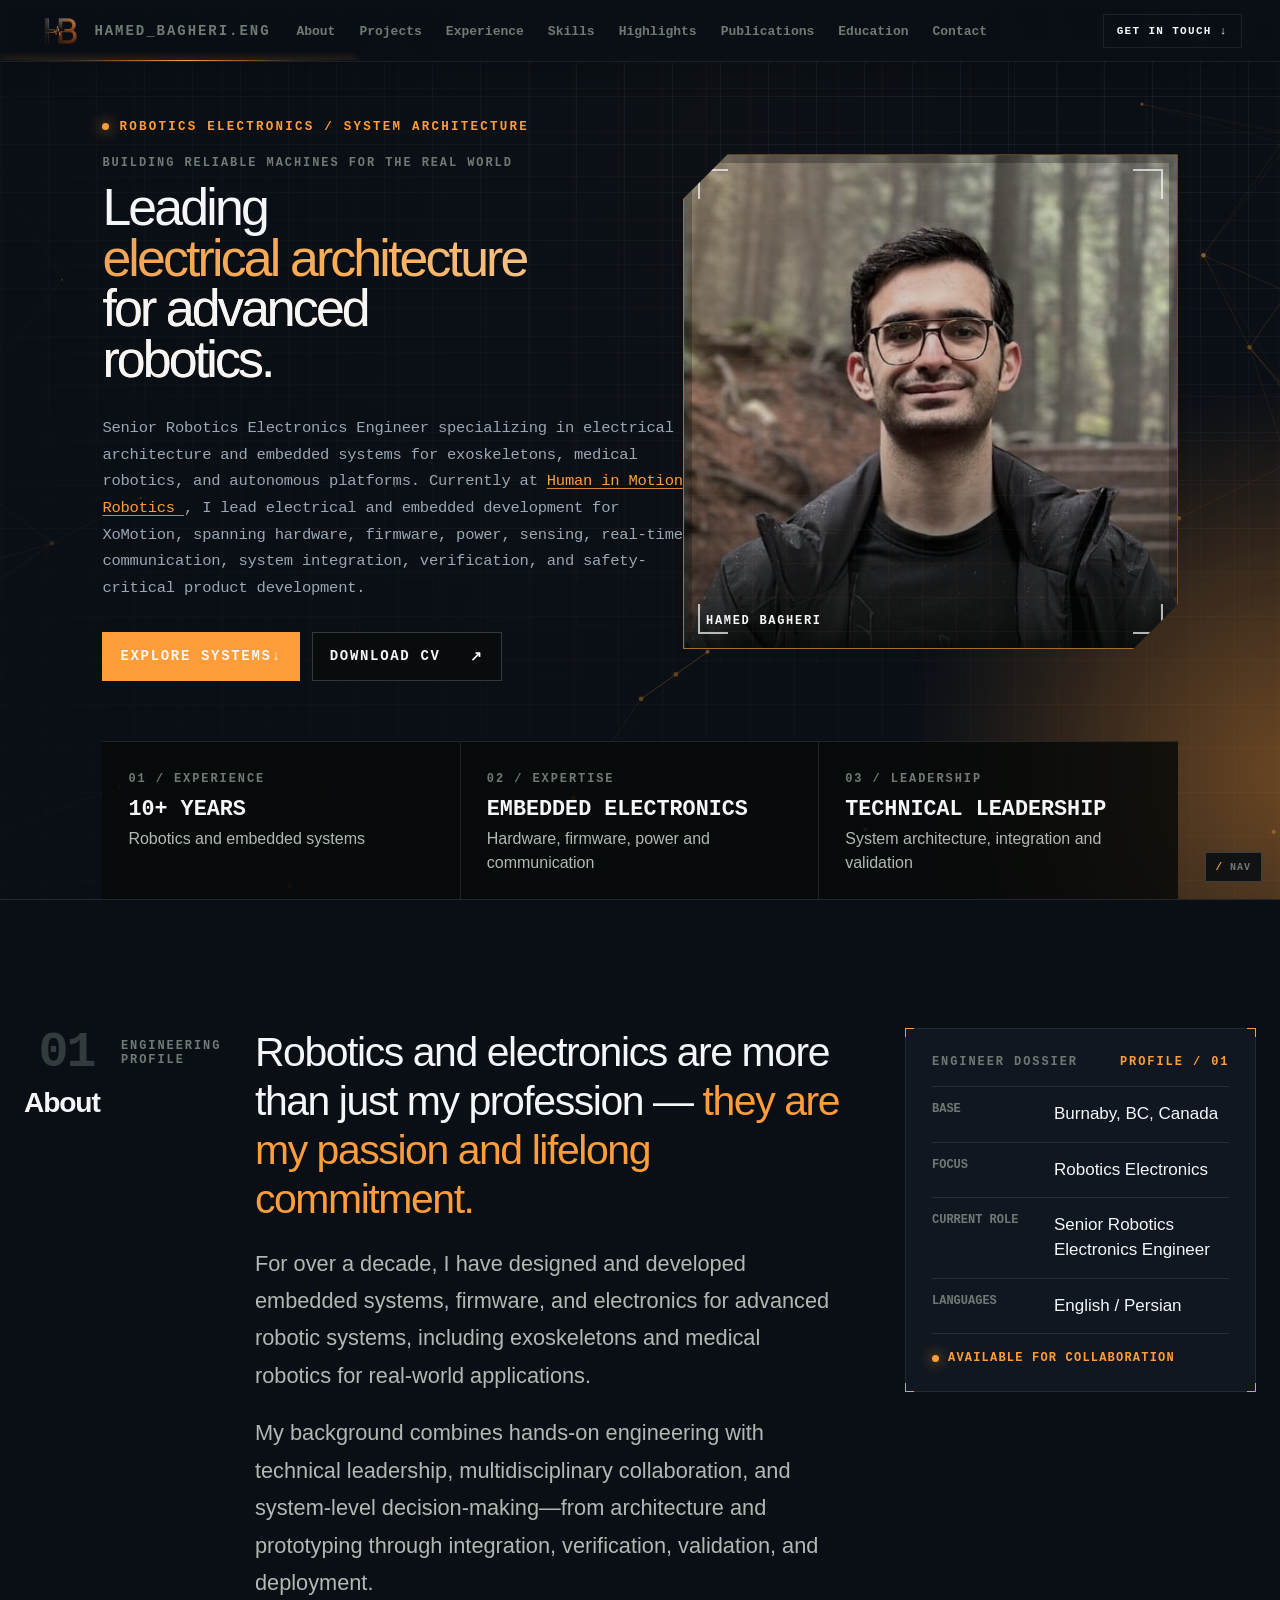
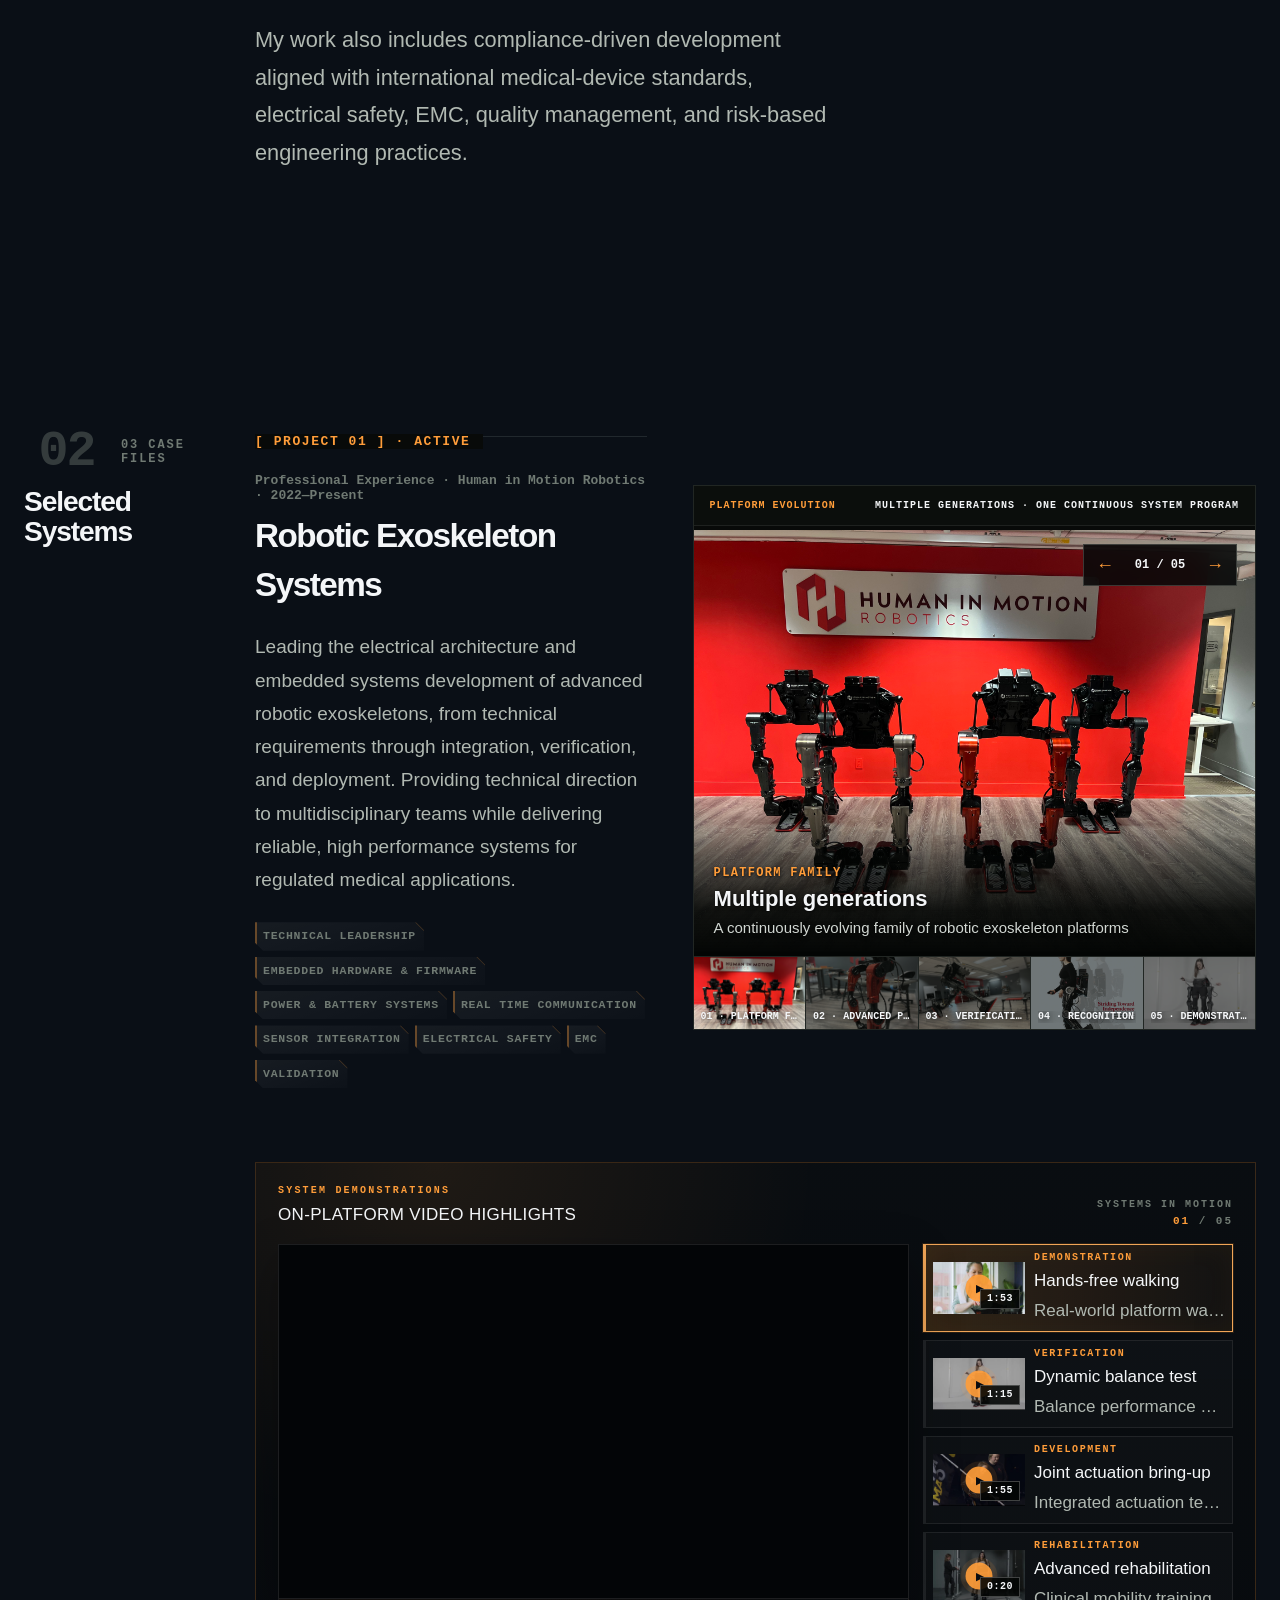
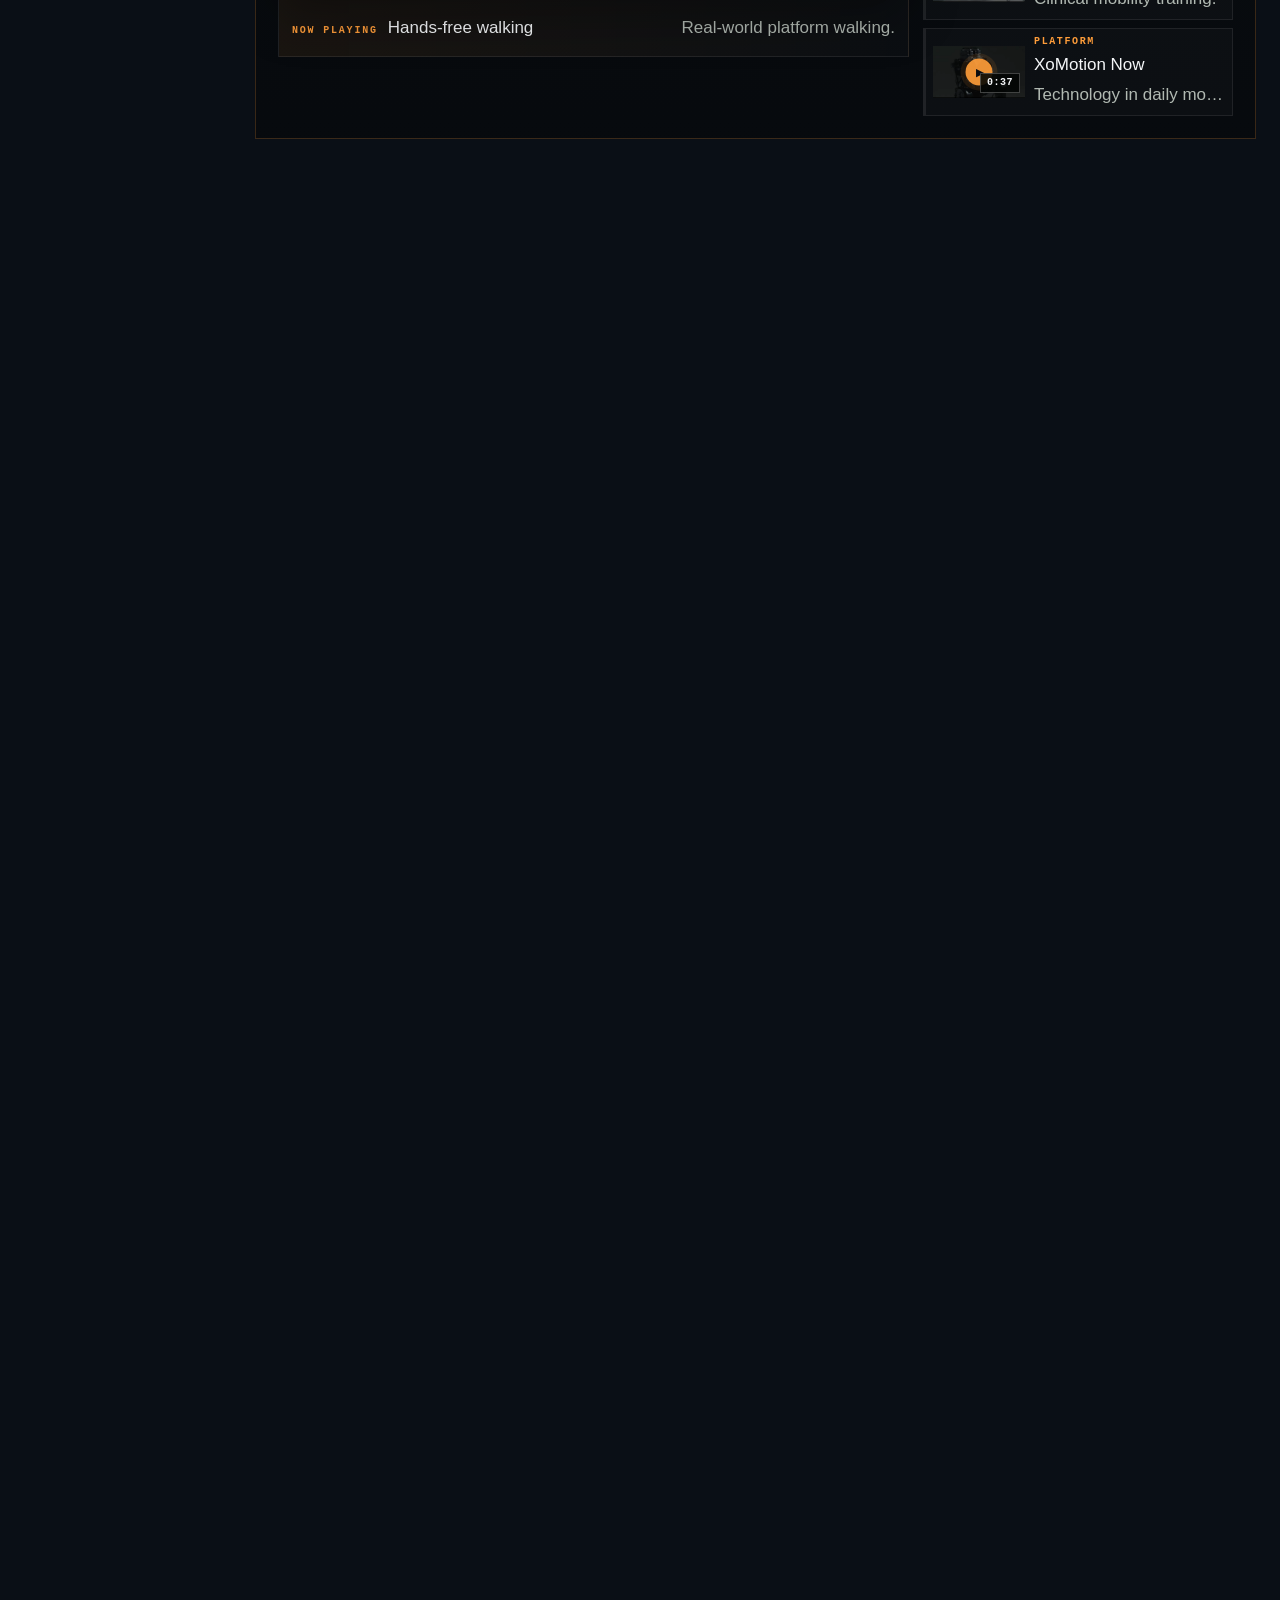
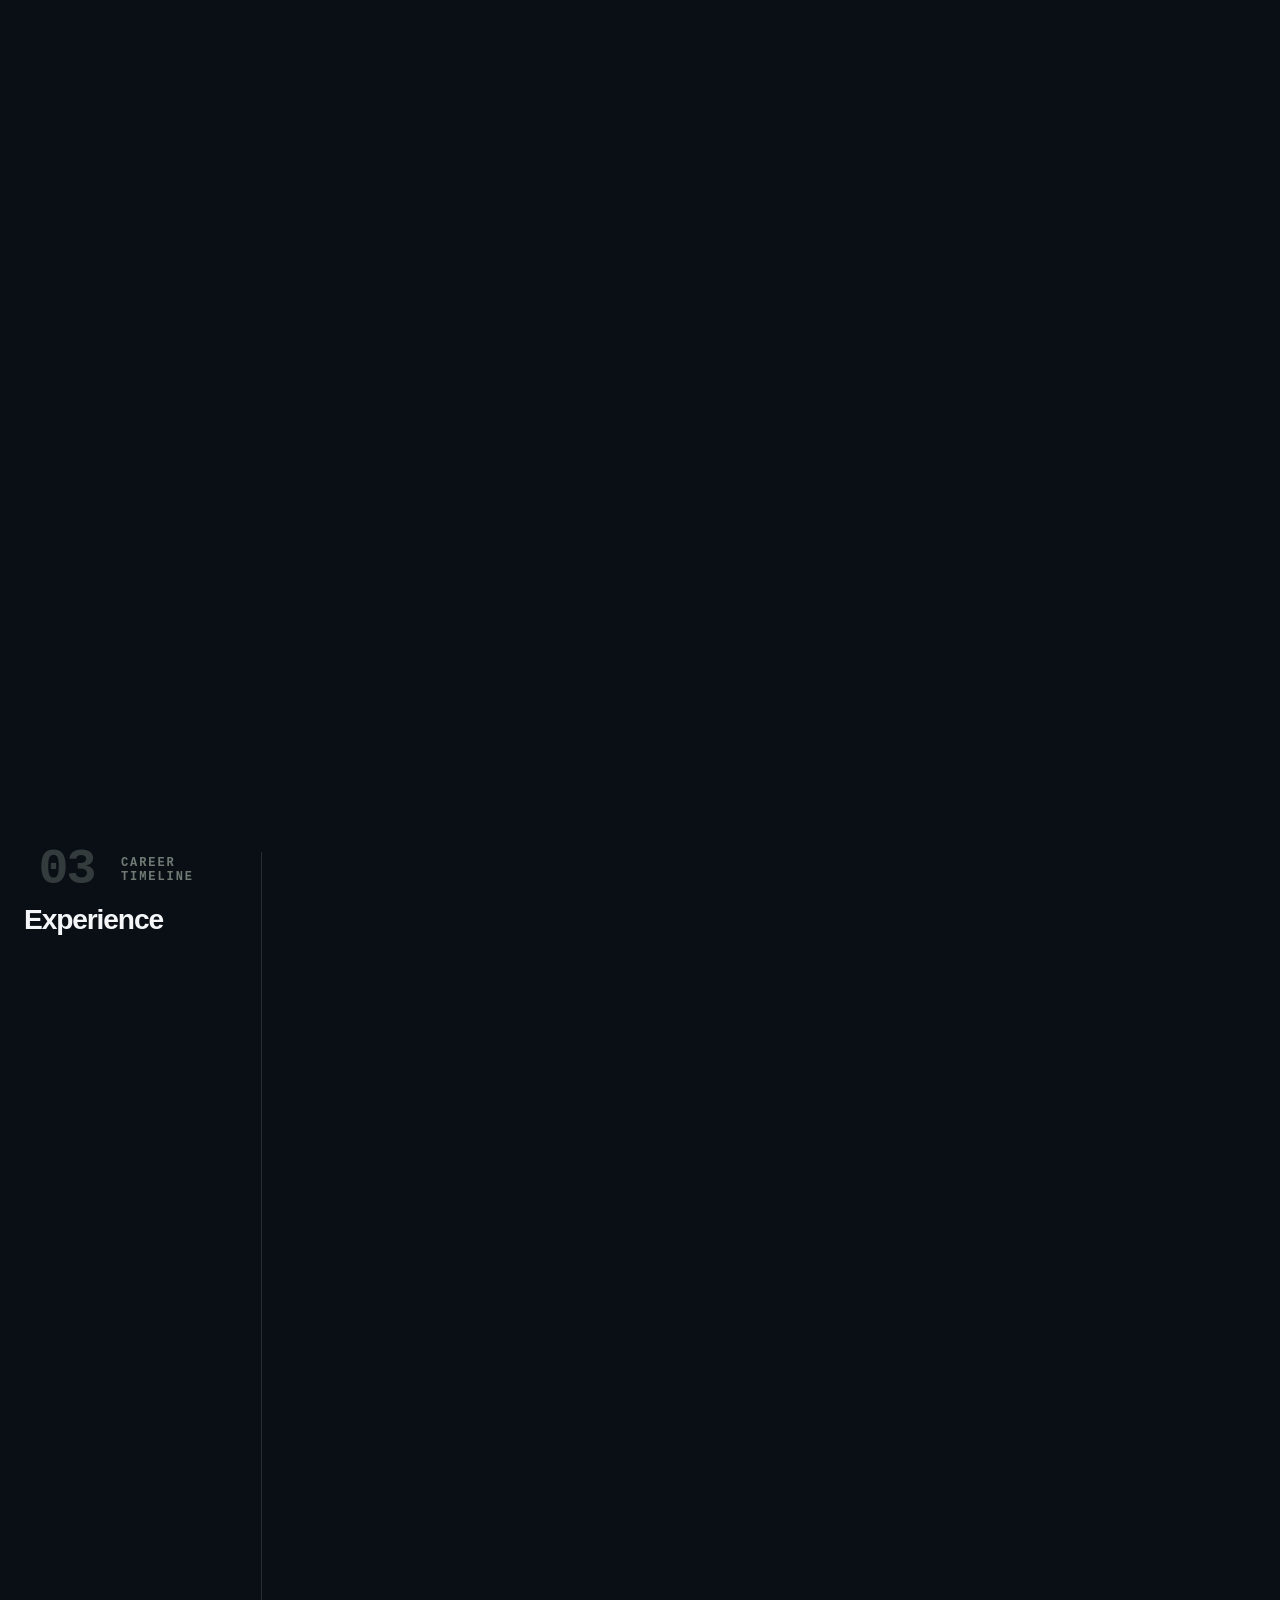
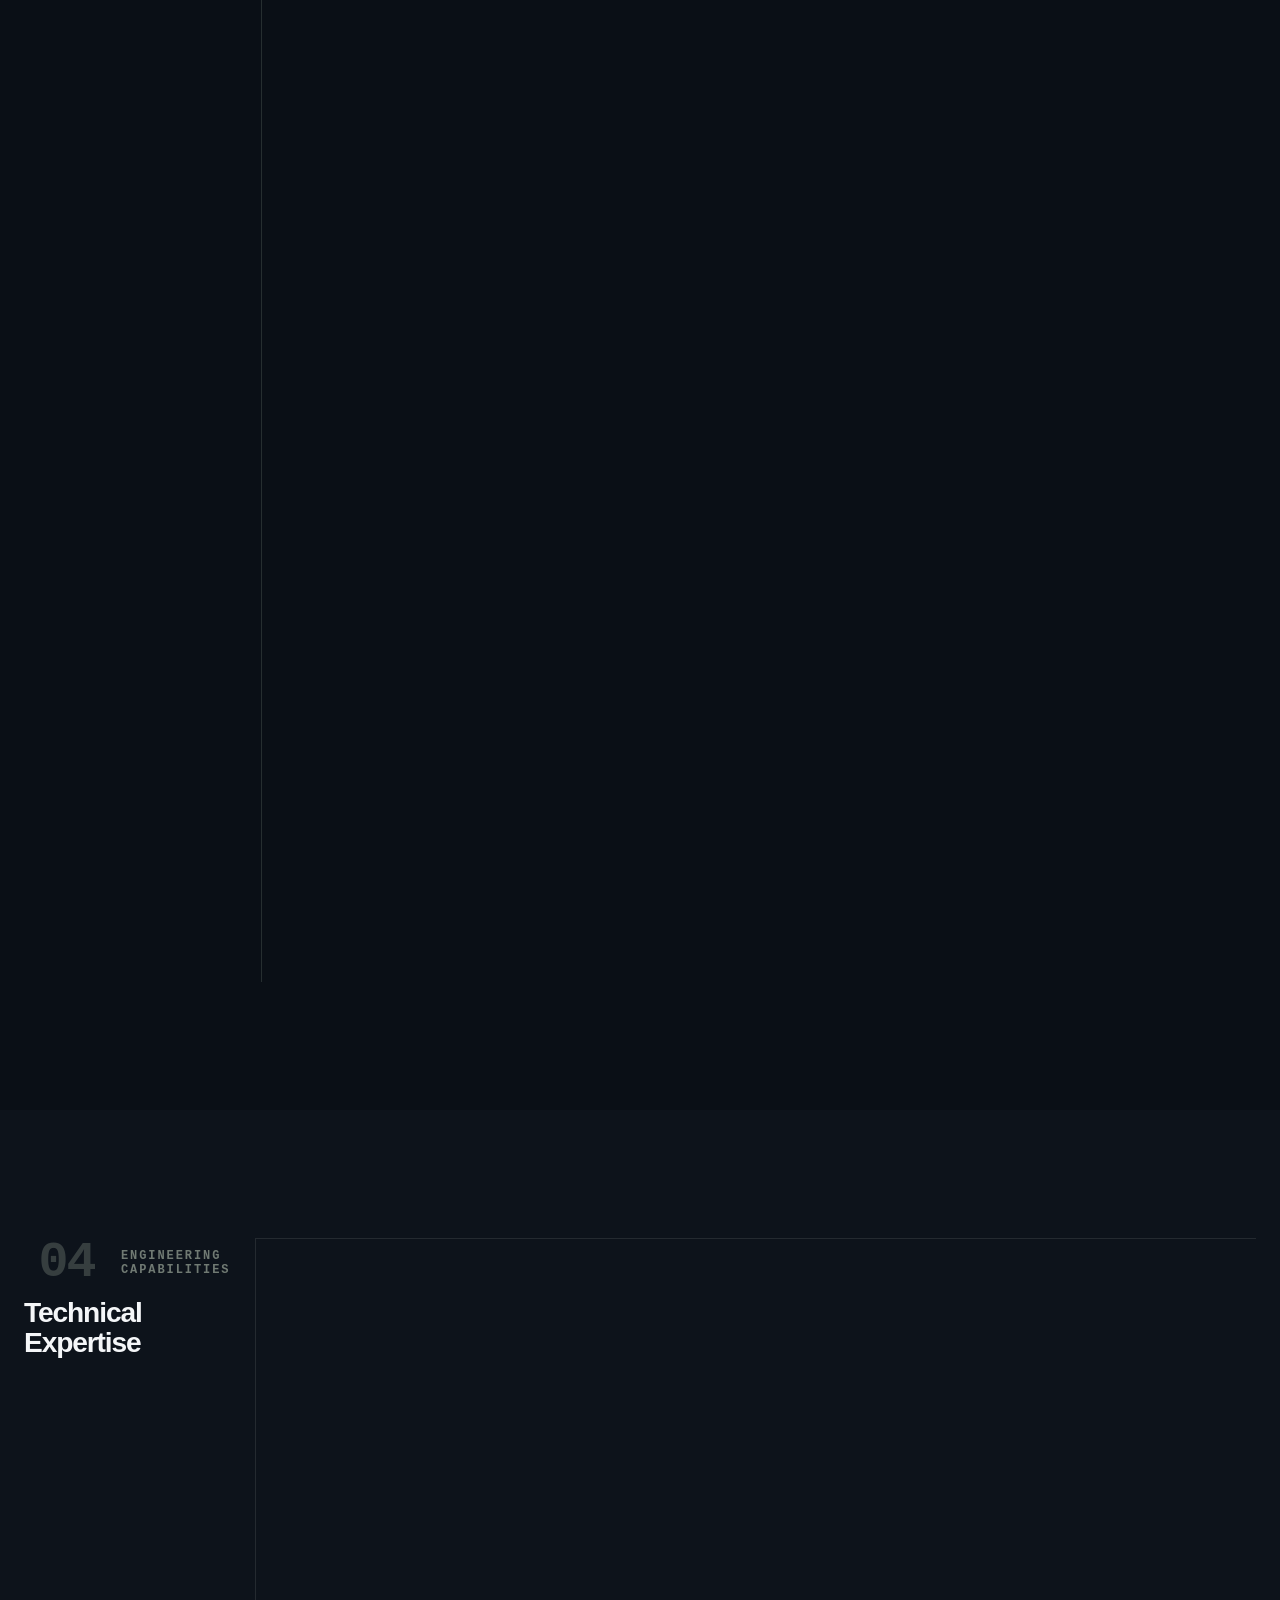
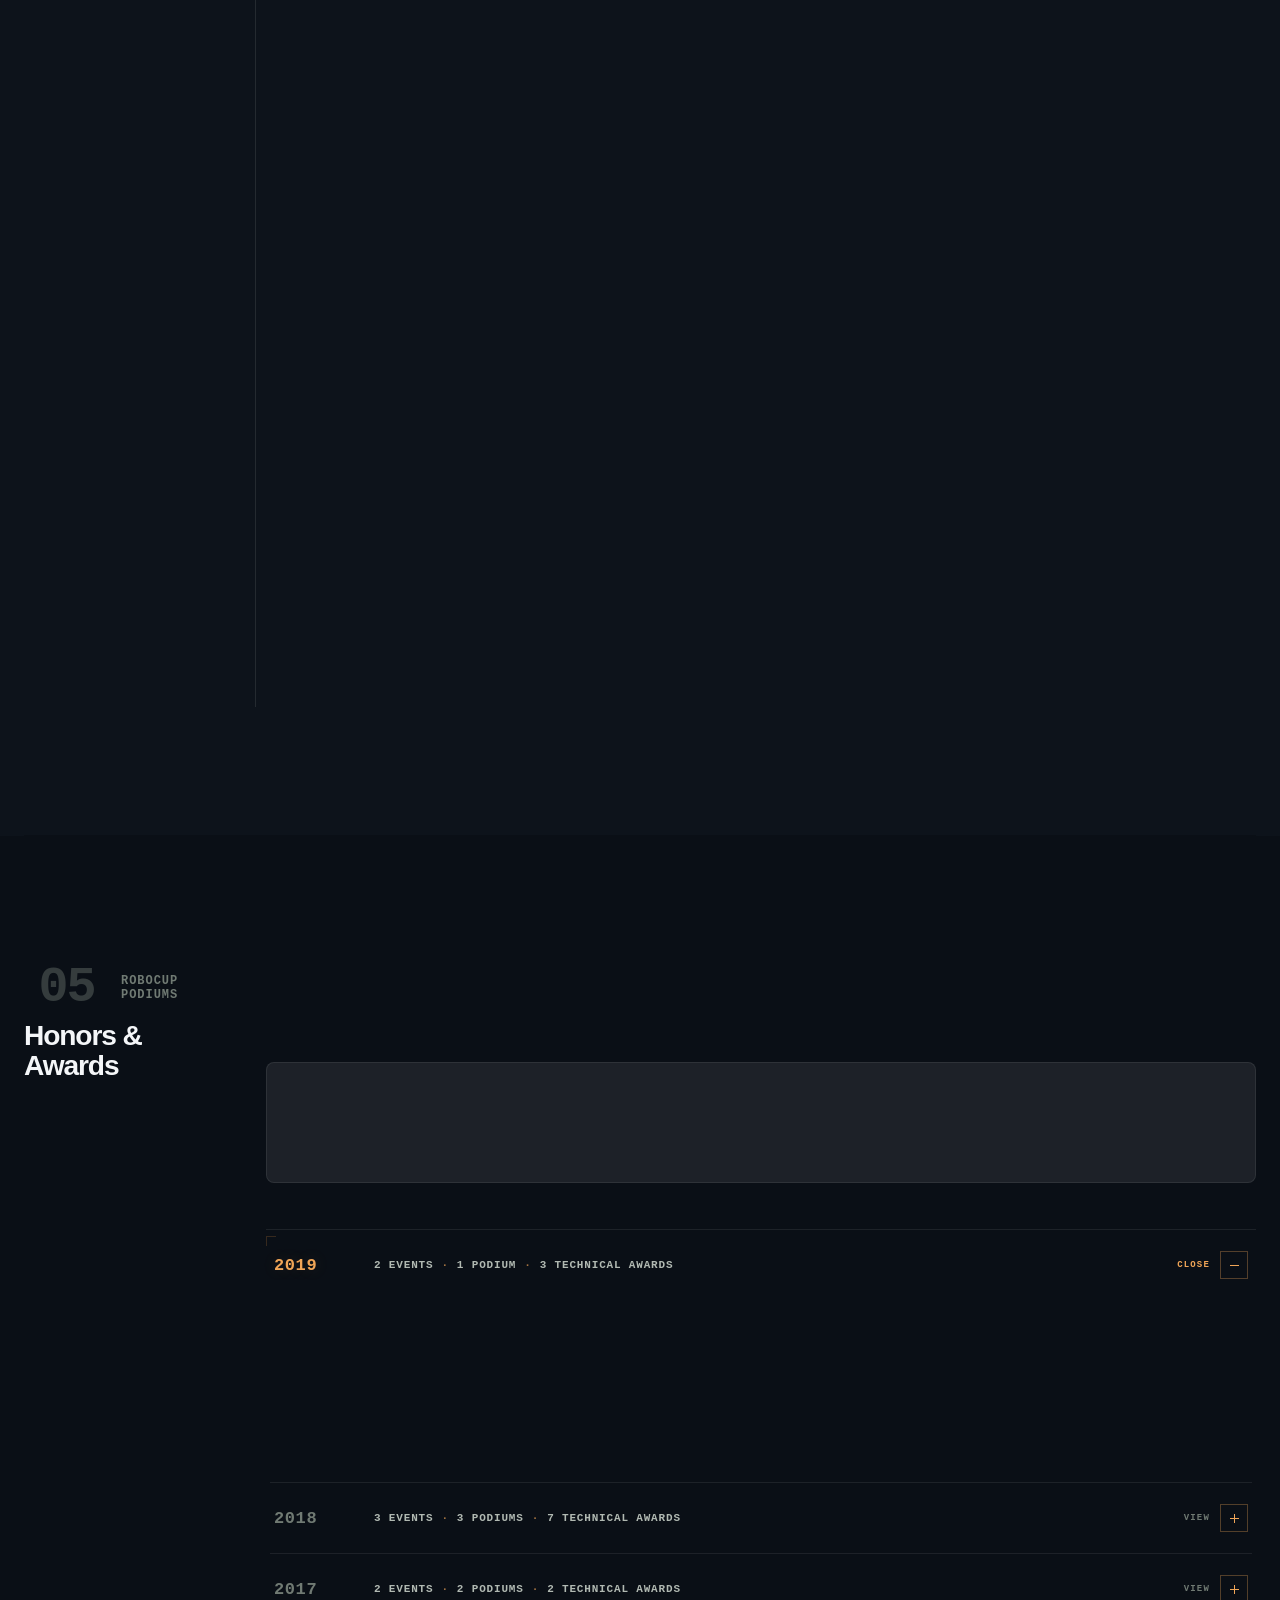
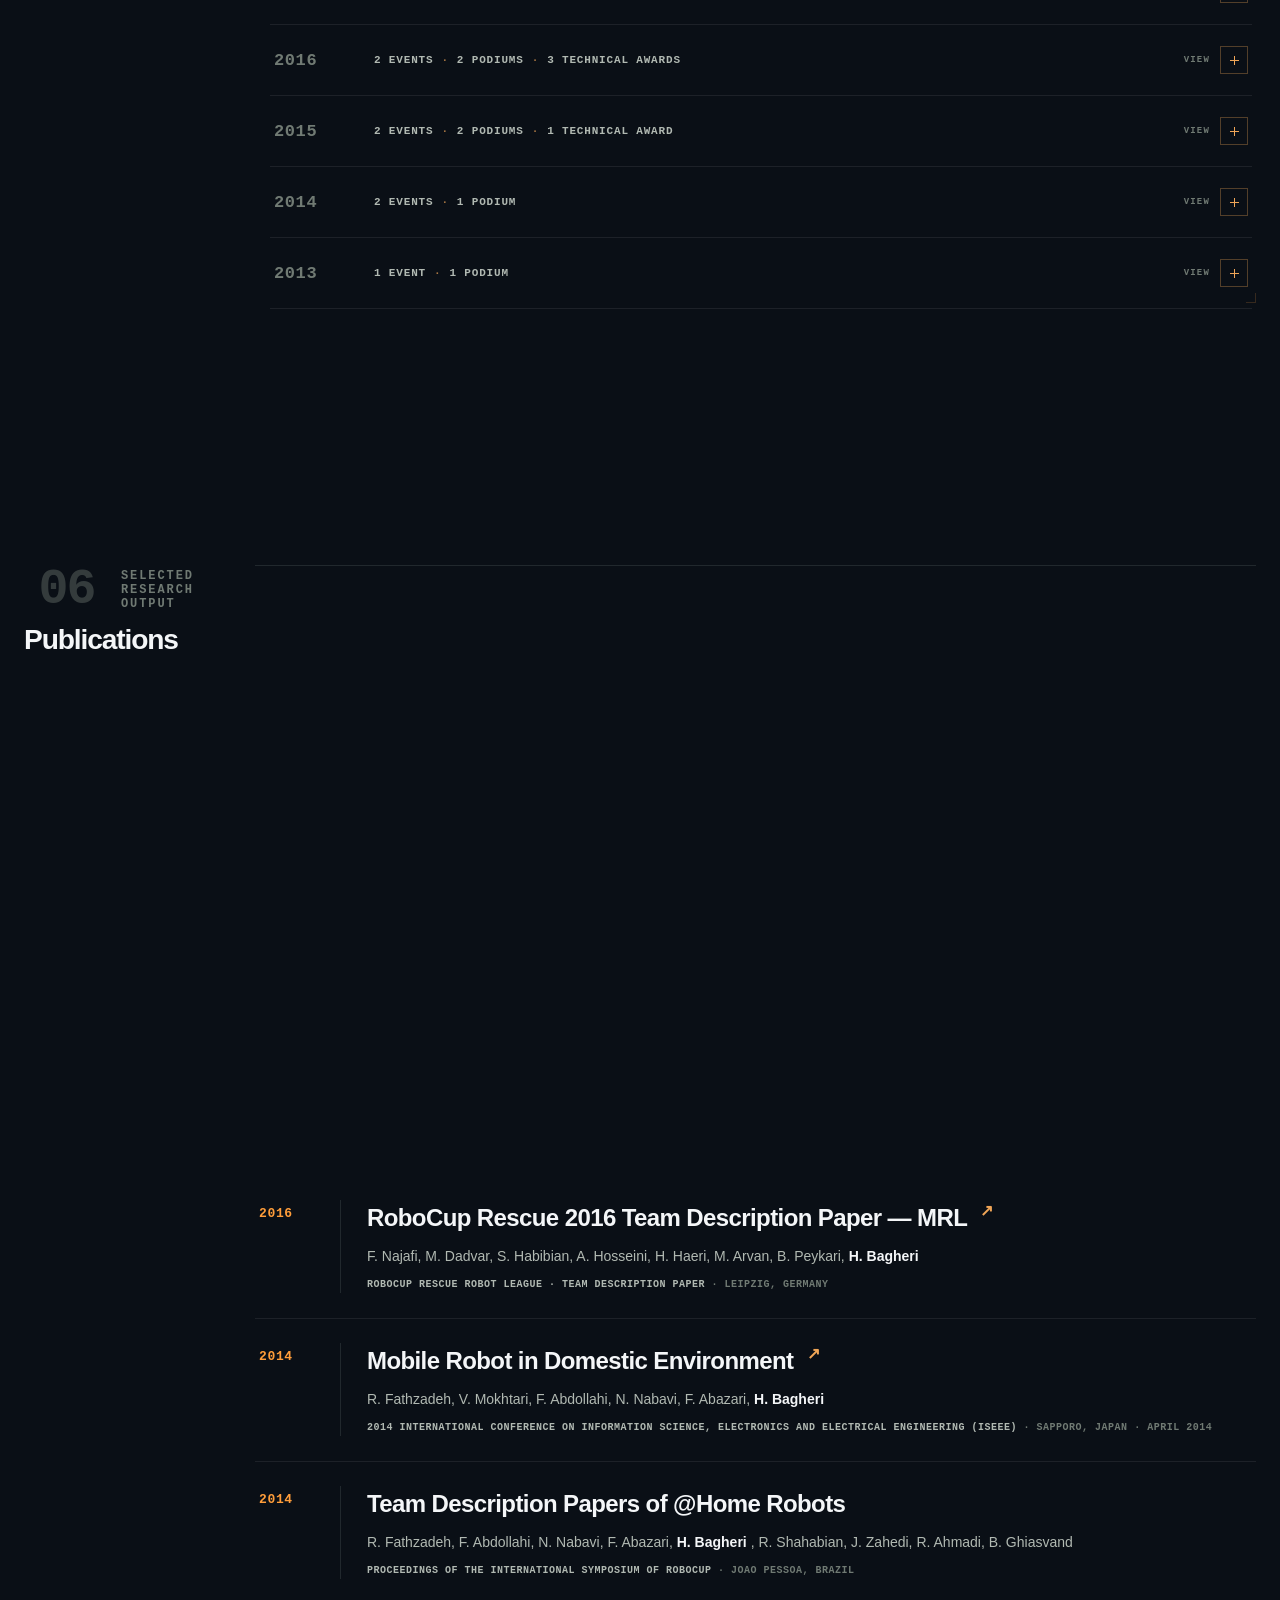
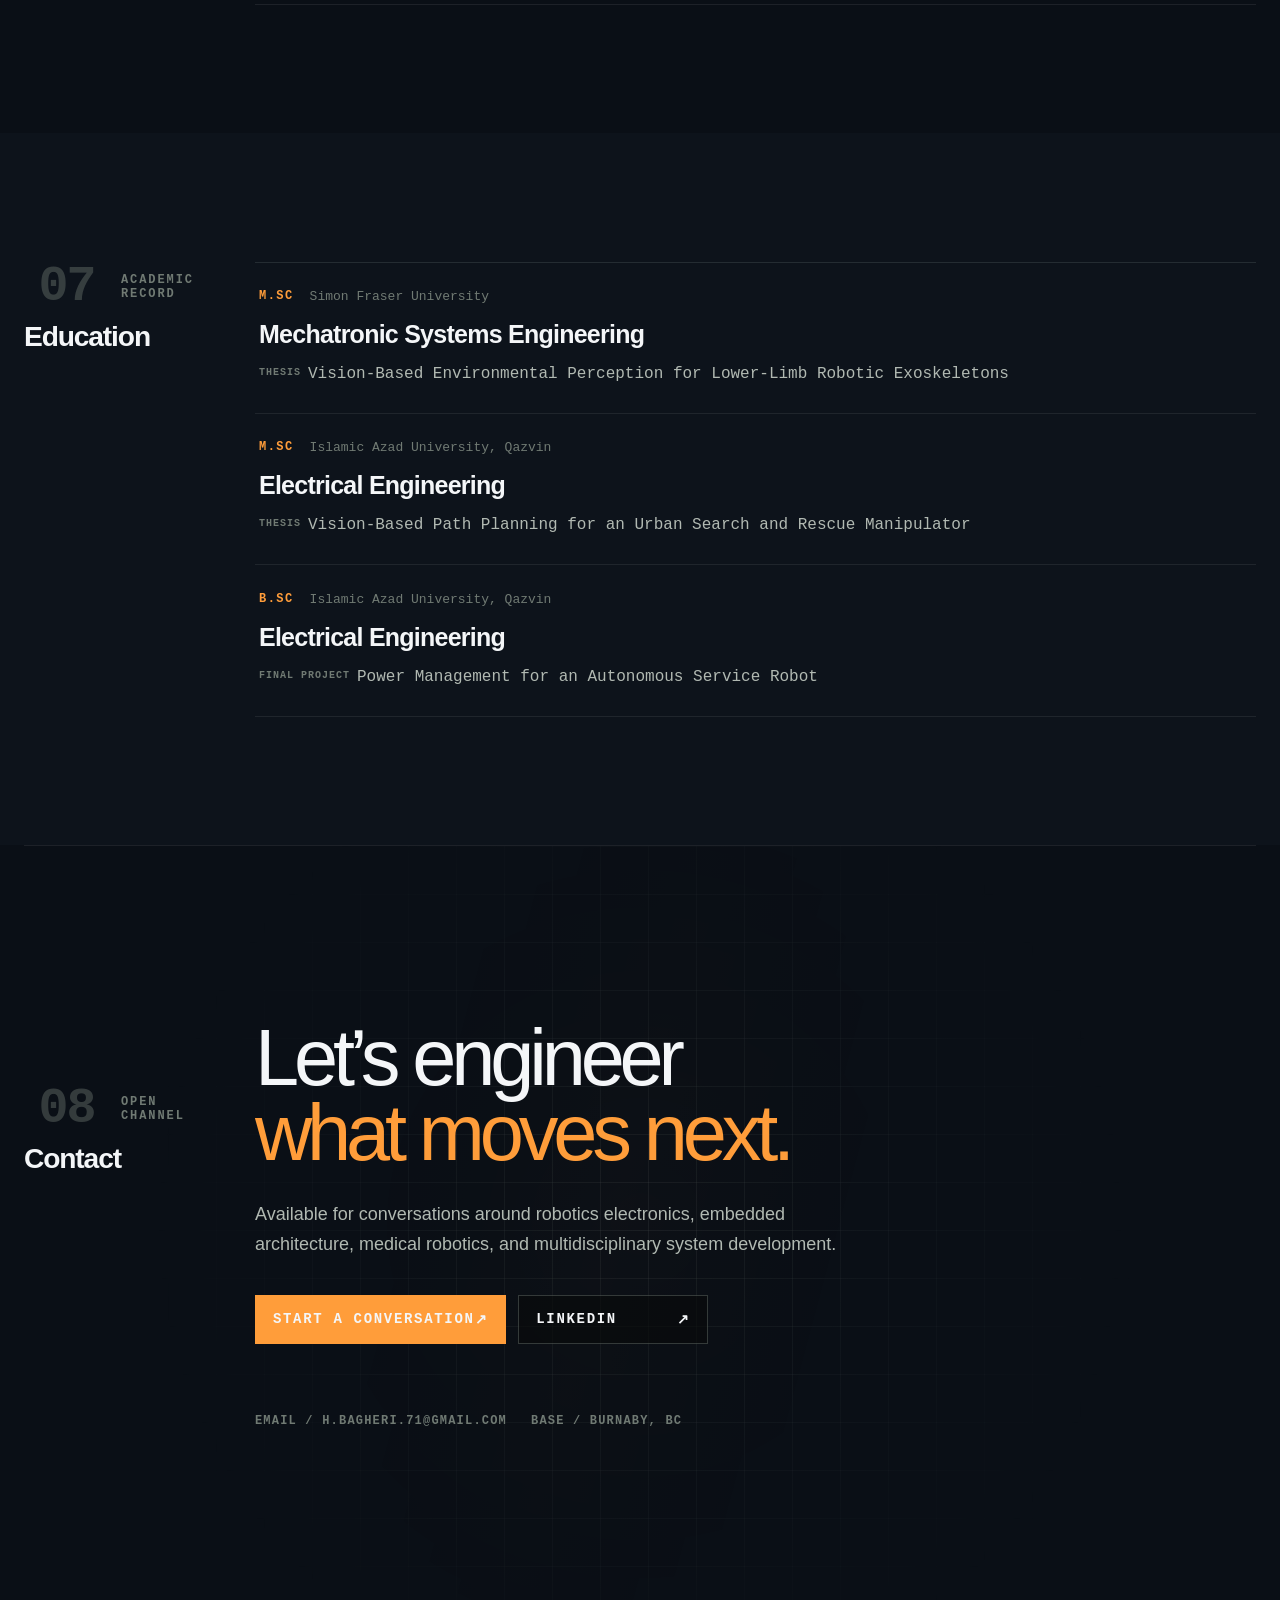
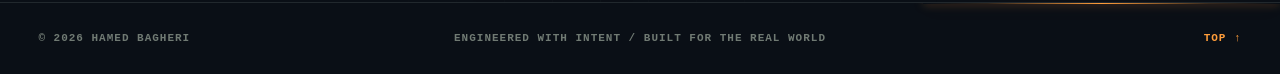
<file: index.html>
<!DOCTYPE html>

<html lang="en">
<head>
<meta name="referrer" content="strict-origin-when-cross-origin">
<meta charset="utf-8"/>
<meta content="width=device-width, initial-scale=1" name="viewport"/>
<meta content="Portfolio of Hamed Bagheri, a robotics electronics and embedded systems engineer specializing in electrical architecture, medical robotics, firmware, power systems, and real-time communication." name="description"/>
<meta content="Hamed Bagheri — Robotics Electronics Engineer" property="og:title"/>
<meta content="Electrical architecture and embedded systems for advanced robotics, medical devices, and autonomous platforms." property="og:description"/>
<meta content="https://hamedbagheri.dev/" property="og:url"/>
<meta content="website" property="og:type"/>
<meta content="summary_large_image" name="twitter:card"/>
<title>
   Hamed Bagheri — Robotics Electronics Engineer
  </title>
<link href="https://hamedbagheri.dev/" rel="canonical"/>
<link href="./assets/index-DcgeGm5t.css" rel="stylesheet"/>
<link href="./assets/static-enhancements.css?v=76" rel="stylesheet"/>
<style id="portfolio-refinement-v5">
   :root {
    --portfolio-bg: #0a0f16;
    --portfolio-bg-alt: #0d131b;
    --portfolio-panel: #101720;
    --portfolio-line: rgba(177, 185, 178, 0.14);
    --portfolio-accent: #f0a557;
    --portfolio-accent-deep: #d98a3d;
    --portfolio-text: #f4f6f8;
    --portfolio-text-soft: #b1b9b2;
    --portfolio-text-muted: #707a73;
   }

   html, body {
    background: var(--portfolio-bg) !important;
   }

   body, main.section-layout-vertical {
    color: var(--portfolio-text);
   }

   .site-header {
    background: rgba(10, 15, 22, 0.88) !important;
    border-bottom-color: rgba(255, 255, 255, 0.07) !important;
    backdrop-filter: blur(12px);
    -webkit-backdrop-filter: blur(12px);
   }

   .hero {
    background-color: var(--portfolio-bg) !important;
    background-image:
     linear-gradient(rgba(217, 138, 61, 0.045) 1px, transparent 1px),
     linear-gradient(90deg, rgba(217, 138, 61, 0.045) 1px, transparent 1px) !important;
    background-size: 44px 44px !important;
    background-position: center top !important;
   }

   .content-section {
    position: relative;
    border-top-color: rgba(255, 255, 255, 0.055) !important;
   }

   .skills-section,
   .awards-section,
   .education-section {
    background: var(--portfolio-bg-alt) !important;
    box-shadow: 0 0 0 100vmax var(--portfolio-bg-alt);
    clip-path: inset(0 -100vmax);
   }

   .section-label h2,
   .career-card h3,
   .skill-card h3 {
    color: var(--portfolio-text) !important;
   }

   .career-timeline {
    border-left-color: rgba(255, 255, 255, 0.1) !important;
   }

   .career-card {
    padding-top: 1px;
   }

   .career-meta {
    margin-bottom: 7px !important;
   }

   .career-meta span {
    color: var(--portfolio-accent-deep) !important;
   }

   .career-meta time,
   .career-meta small {
    color: var(--portfolio-text-muted) !important;
   }

   .career-company {
    color: var(--portfolio-text-soft) !important;
    margin-top: 5px !important;
    margin-bottom: 9px !important;
   }

   .career-card > p:last-child {
    color: #7f8b98 !important;
    line-height: 1.65 !important;
    max-width: 720px;
   }

   main .skills-grid {
    border-top-color: var(--portfolio-line) !important;
    border-left-color: var(--portfolio-line) !important;
   }

   main .skills-grid .skill-card {
    padding: 22px 24px !important;
    background: var(--portfolio-panel) !important;
    border-right-color: var(--portfolio-line) !important;
    border-bottom-color: var(--portfolio-line) !important;
    transition: transform 180ms ease, border-color 180ms ease, background 180ms ease !important;
   }

   main .skills-grid .skill-card:hover {
    transform: translateY(-3px);
    border-color: rgba(217, 138, 61, 0.42) !important;
    background: var(--portfolio-panel) !important;
   }

   .skill-card li {
    line-height: 1.55 !important;
   }

   .project-card,
   .dossier,
   .contact-panel {
    border-color: var(--portfolio-line) !important;
   }

   .dossier,
   .contact-panel {
    background: var(--portfolio-panel) !important;
   }

   ::selection {
    background: var(--portfolio-accent-deep);
    color: var(--portfolio-bg);
   }

   @media (max-width: 760px) {
    .skills-section,
    .awards-section,
    .education-section {
     box-shadow: none;
     clip-path: none;
    }

   main .skills-grid .skill-card {
     padding: 19px 18px !important;
    }
   }

   /* Awards refinement v6: compact editorial timeline */
   .awards-section {
    display: grid !important;
    grid-template-columns: 220px minmax(0, 1fr) !important;
    column-gap: 56px !important;
    align-items: start !important;
    padding-top: 72px !important;
    padding-bottom: 84px !important;
   }

   .awards-section > .section-label {
    grid-column: 1 !important;
    grid-row: 1 / span 3 !important;
    align-self: start !important;
    position: sticky;
    top: 104px;
   }

   .awards-section > .award-overview,
   .awards-section > .achievement-summary,
   .awards-section > .competition-ledger {
    grid-column: 2 !important;
    width: 100% !important;
    max-width: 900px !important;
   }

   .award-overview {
    margin: 0 0 22px !important;
    padding: 0 !important;
   }

   .award-overview p {
    margin: 0 0 22px !important;
    color: #aeb8c3 !important;
    font-size: 14px !important;
    line-height: 1.55 !important;
   }

   .award-overview > span {
    display: block !important;
    color: #7e8a97 !important;
    font-size: 11px !important;
    letter-spacing: .015em !important;
   }

   .achievement-summary {
    display: grid !important;
    grid-template-columns: repeat(3, 1fr) !important;
    gap: 0 !important;
    margin: 0 0 34px !important;
    overflow: hidden;
    border: 1px solid rgba(255,255,255,.14) !important;
    border-radius: 6px !important;
    background: rgba(8,12,17,.28) !important;
   }

   .achievement-summary article {
    position: relative;
    min-height: 90px !important;
    padding: 20px 18px 17px !important;
    display: flex !important;
    flex-direction: column !important;
    justify-content: center !important;
    align-items: center !important;
    background: transparent !important;
    border: 0 !important;
    border-right: 1px solid rgba(255,255,255,.1) !important;
   }

   .achievement-summary article:last-child {
    border-right: 0 !important;
   }

   .achievement-summary article::before,
   .achievement-summary article::after {
    content: "";
    position: absolute;
    width: 9px;
    height: 9px;
    pointer-events: none;
    opacity: .65;
   }

   .achievement-summary article::before {
    top: 7px;
    left: 7px;
    border-top: 1px solid var(--portfolio-accent-deep);
    border-left: 1px solid var(--portfolio-accent-deep);
   }

   .achievement-summary article::after {
    right: 7px;
    bottom: 7px;
    border-right: 1px solid var(--portfolio-accent-deep);
    border-bottom: 1px solid var(--portfolio-accent-deep);
   }

   .achievement-summary strong {
    color: #ff9d3a !important;
    font-size: 27px !important;
    line-height: 1 !important;
    margin-bottom: 7px !important;
   }

   .achievement-summary span {
    color: #a7b0ba !important;
    font-size: 11px !important;
   }

   .competition-ledger {
    margin: 0 !important;
    border-top: 1px solid rgba(255,255,255,.1) !important;
   }

   .competition-year {
    display: block !important;
    padding: 20px 3px 0 !important;
    border-bottom: 1px solid rgba(255,255,255,.1) !important;
   }

   .competition-year > time {
    display: block !important;
    margin: 0 0 10px !important;
    color: #ff9d3a !important;
    font-size: 14px !important;
    font-weight: 700 !important;
   }

   .competition-year-results {
    display: block !important;
   }

   .competition-entry {
    padding: 11px 3px 12px !important;
    border: 0 !important;
    border-bottom: 1px solid rgba(255,255,255,.075) !important;
    background: transparent !important;
   }

   .competition-entry:last-child {
    border-bottom: 0 !important;
   }

   .competition-entry-main {
    display: grid !important;
    grid-template-columns: minmax(0, 1fr) auto !important;
    gap: 18px !important;
    align-items: center !important;
   }

   .competition-entry-main p {
    margin: 0 !important;
    color: #c2cad3 !important;
    font-size: 12.5px !important;
    line-height: 1.45 !important;
   }

   .competition-result {
    display: flex !important;
    align-items: center !important;
    gap: 9px !important;
   }

   .competition-result strong {
    min-width: 41px !important;
    padding: 6px 8px !important;
    border-radius: 2px !important;
    background: #ff9d3a !important;
    color: #0a0f16 !important;
    text-align: center !important;
    font-size: 11px !important;
    line-height: 1 !important;
   }

   .competition-result sup {
    font-size: 7px !important;
   }

   .competition-trophy {
    font-size: 12px !important;
   }

   .technical-awards {
    display: flex !important;
    align-items: center !important;
    flex-wrap: wrap !important;
    gap: 7px !important;
    margin-top: 8px !important;
   }

   .technical-awards > span {
    padding: 3px 7px !important;
    border: 1px solid rgba(255,255,255,.13) !important;
    border-radius: 999px !important;
    color: #66717d !important;
    font-size: 8px !important;
    letter-spacing: .08em !important;
   }

   .technical-awards ul {
    display: flex !important;
    flex-wrap: wrap !important;
    gap: 6px !important;
    margin: 0 !important;
    padding: 0 !important;
    list-style: none !important;
   }

   .technical-awards li {
    padding: 4px 9px !important;
    border: 1px solid rgba(240,165,87,.48) !important;
    border-radius: 999px !important;
    color: #e6a960 !important;
    background: rgba(217,138,61,.075) !important;
    font-size: 9px !important;
    line-height: 1.1 !important;
   }

   @media (max-width: 900px) {
    .awards-section {
     display: block !important;
     padding-top: 58px !important;
    }

    .awards-section > .section-label {
     position: static !important;
     margin-bottom: 30px !important;
    }

    .awards-section > .award-overview,
    .awards-section > .achievement-summary,
    .awards-section > .competition-ledger {
     max-width: none !important;
    }
   }

   @media (max-width: 560px) {
    .achievement-summary {
     grid-template-columns: 1fr !important;
    }

    .achievement-summary article {
     min-height: 72px !important;
     border-right: 0 !important;
     border-bottom: 1px solid rgba(255,255,255,.1) !important;
    }

    .achievement-summary article:last-child {
     border-bottom: 0 !important;
    }

    .competition-entry-main {
     grid-template-columns: 1fr auto !important;
     gap: 10px !important;
    }

    .technical-awards {
     align-items: flex-start !important;
    }
   }

  

   /* Awards refinement v7 — matched to supplied reference */
   .awards-section {
    display: grid !important;
    grid-template-columns: 220px minmax(0, 1fr) !important;
    column-gap: 56px !important;
    align-items: start !important;
    padding-top: 78px !important;
    padding-bottom: 92px !important;
   }

   .awards-section > .section-label {
    grid-column: 1 !important;
    grid-row: 1 / span 3 !important;
    align-self: start !important;
    position: static !important;
    top: auto !important;
   }

   .awards-section > .award-overview,
   .awards-section > .achievement-summary,
   .awards-section > .competition-ledger {
    grid-column: 2 !important;
    width: 100% !important;
    max-width: 960px !important;
   }

   .award-overview {
    margin: 0 0 26px !important;
    padding: 0 !important;
    border: 0 !important;
    background: transparent !important;
    box-shadow: none !important;
   }

   .award-overview::before,
   .award-overview::after {
    display: none !important;
    content: none !important;
   }

   .award-overview p {
    margin: 0 0 38px !important;
    color: #9aaabd !important;
    font-size: 16px !important;
    line-height: 1.55 !important;
    letter-spacing: .01em !important;
   }

   .award-overview > span {
    display: block !important;
    color: #8b9bad !important;
    font-size: 14px !important;
    line-height: 1.5 !important;
    letter-spacing: .01em !important;
   }

   .achievement-summary {
    display: grid !important;
    grid-template-columns: repeat(3, 1fr) !important;
    gap: 0 !important;
    margin: 0 0 48px !important;
    overflow: hidden !important;
    border: 1px solid rgba(151,165,180,.30) !important;
    border-radius: 6px !important;
    background: transparent !important;
    box-shadow: none !important;
   }

   .achievement-summary article {
    position: relative !important;
    min-height: 124px !important;
    padding: 24px 18px 22px !important;
    display: flex !important;
    flex-direction: column !important;
    justify-content: center !important;
    align-items: center !important;
    background: transparent !important;
    border: 0 !important;
    border-right: 1px solid rgba(151,165,180,.22) !important;
    box-shadow: none !important;
    transform: none !important;
   }

   .achievement-summary article:last-child { border-right: 0 !important; }

   .achievement-summary article::before,
   .achievement-summary article::after {
    content: "" !important;
    display: block !important;
    position: absolute !important;
    width: 11px !important;
    height: 11px !important;
    opacity: .68 !important;
    background: none !important;
    box-shadow: none !important;
   }

   .achievement-summary article::before {
    top: 8px !important;
    left: 8px !important;
    border-top: 1px solid rgba(240,165,87,.65) !important;
    border-left: 1px solid rgba(240,165,87,.65) !important;
    border-right: 0 !important;
    border-bottom: 0 !important;
   }

   .achievement-summary article::after {
    right: 8px !important;
    bottom: 8px !important;
    border-right: 1px solid rgba(240,165,87,.65) !important;
    border-bottom: 1px solid rgba(240,165,87,.65) !important;
    border-top: 0 !important;
    border-left: 0 !important;
   }

   .achievement-summary strong {
    color: #ffa44d !important;
    font-size: 34px !important;
    line-height: 1 !important;
    margin: 0 0 10px !important;
    text-shadow: none !important;
   }

   .achievement-summary span {
    color: #9baabd !important;
    font-size: 14px !important;
    line-height: 1.2 !important;
   }

   .competition-ledger {
    margin: 0 !important;
    padding: 0 !important;
    border: 0 !important;
    border-top: 1px solid rgba(151,165,180,.16) !important;
    background: transparent !important;
    box-shadow: none !important;
   }

   .competition-ledger::before,
   .competition-ledger::after {
    display: none !important;
    content: none !important;
   }

   .competition-year {
    position: relative !important;
    display: block !important;
    padding: 28px 4px 26px !important;
    margin: 0 !important;
    border: 0 !important;
    border-bottom: 1px solid rgba(151,165,180,.16) !important;
    background: transparent !important;
    box-shadow: none !important;
   }

   .competition-year::before {
    content: "" !important;
    display: block !important;
    position: absolute !important;
    top: 8px !important;
    left: 0 !important;
    width: 12px !important;
    height: 12px !important;
    border-top: 1px solid rgba(240,165,87,.55) !important;
    border-left: 1px solid rgba(240,165,87,.55) !important;
    background: none !important;
    box-shadow: none !important;
   }

   .competition-year::after { display: none !important; content: none !important; }

   .competition-year > time {
    display: block !important;
    margin: 0 0 20px !important;
    color: #ffa44d !important;
    font-size: 18px !important;
    line-height: 1 !important;
    font-weight: 700 !important;
   }

   .competition-year-results { display: block !important; }

   .competition-entry {
    position: relative !important;
    padding: 0 0 22px !important;
    margin: 0 !important;
    border: 0 !important;
    background: transparent !important;
    box-shadow: none !important;
    transform: none !important;
   }

   .competition-entry:last-child { padding-bottom: 0 !important; }
   .competition-entry::before,
   .competition-entry::after { display: none !important; content: none !important; }

   .competition-entry-main {
    display: grid !important;
    grid-template-columns: minmax(0, 1fr) auto !important;
    gap: 24px !important;
    align-items: center !important;
   }

   .competition-entry-main p {
    margin: 0 !important;
    color: #d5dbe2 !important;
    font-size: 16px !important;
    line-height: 1.45 !important;
    font-weight: 500 !important;
   }

   .competition-result {
    display: flex !important;
    align-items: center !important;
    gap: 10px !important;
   }

   .competition-result strong {
    min-width: 58px !important;
    padding: 9px 11px !important;
    border: 0 !important;
    border-radius: 2px !important;
    background: #ffa44d !important;
    color: #0a0f16 !important;
    text-align: center !important;
    font-size: 15px !important;
    line-height: 1 !important;
    box-shadow: none !important;
   }

   .competition-result sup { font-size: 9px !important; }
   .competition-trophy { font-size: 15px !important; }

   .technical-awards {
    display: flex !important;
    align-items: center !important;
    flex-wrap: wrap !important;
    gap: 9px !important;
    margin-top: 12px !important;
   }

   .technical-awards > span {
    padding: 5px 10px !important;
    border: 1px solid rgba(151,165,180,.25) !important;
    border-radius: 999px !important;
    color: #687585 !important;
    background: transparent !important;
    font-size: 10px !important;
    line-height: 1 !important;
    letter-spacing: .08em !important;
   }

   .technical-awards ul {
    display: flex !important;
    flex-wrap: wrap !important;
    gap: 8px !important;
    margin: 0 !important;
    padding: 0 !important;
    list-style: none !important;
   }

   .technical-awards li {
    padding: 6px 12px !important;
    border: 1px solid rgba(240,165,87,.48) !important;
    border-radius: 999px !important;
    color: #e7ad68 !important;
    background: rgba(217,138,61,.075) !important;
    font-size: 12px !important;
    line-height: 1.15 !important;
    box-shadow: none !important;
   }

   @media (max-width: 900px) {
    .awards-section { display: block !important; padding-top: 62px !important; }
    .awards-section > .section-label { margin-bottom: 34px !important; }
    .awards-section > .award-overview,
    .awards-section > .achievement-summary,
    .awards-section > .competition-ledger { max-width: none !important; }
   }

   @media (max-width: 560px) {
    .award-overview p { font-size: 14px !important; margin-bottom: 24px !important; }
    .award-overview > span { font-size: 12px !important; }
    .achievement-summary { grid-template-columns: 1fr !important; }
    .achievement-summary article { min-height: 88px !important; border-right: 0 !important; border-bottom: 1px solid rgba(151,165,180,.22) !important; }
    .achievement-summary article:last-child { border-bottom: 0 !important; }
    .competition-year > time { font-size: 16px !important; }
    .competition-entry-main p { font-size: 14px !important; }
    .competition-result strong { min-width: 50px !important; font-size: 13px !important; }
    .technical-awards li { font-size: 10.5px !important; }
   }
</style>
<style id="awards-corner-reference-fix">
/* Awards ledger corner details: match the reference exactly. */
.competition-ledger {
  position: relative !important;
  padding-left: 4px !important;
  padding-right: 4px !important;
}

/* Remove the repeated corner from every year. */
.competition-year::before,
.competition-year::after {
  display: none !important;
  content: none !important;
}

/* Keep one 10 × 10 px corner at the top-left of the full ledger. */
.competition-ledger::before {
  content: "" !important;
  display: block !important;
  position: absolute !important;
  top: 6px !important;
  left: 0 !important;
  width: 10px !important;
  height: 10px !important;
  border-top: 1px solid rgba(217, 138, 61, 0.3) !important;
  border-left: 1px solid rgba(217, 138, 61, 0.3) !important;
  border-right: 0 !important;
  border-bottom: 0 !important;
  background: transparent !important;
  box-shadow: none !important;
  pointer-events: none !important;
}

/* Keep one 10 × 10 px corner at the bottom-right of the full ledger. */
.competition-ledger::after {
  content: "" !important;
  display: block !important;
  position: absolute !important;
  right: 0 !important;
  bottom: 6px !important;
  width: 10px !important;
  height: 10px !important;
  border-right: 1px solid rgba(217, 138, 61, 0.3) !important;
  border-bottom: 1px solid rgba(217, 138, 61, 0.3) !important;
  border-top: 0 !important;
  border-left: 0 !important;
  background: transparent !important;
  box-shadow: none !important;
  pointer-events: none !important;
}
</style>
<style id="awards-reference-exact-structure">
/* Match the supplied reference's award-section scale and column structure. */
.awards-section {
  width: 100% !important;
  max-width: 1200px !important;
  margin: 0 auto !important;
  padding: 80px 48px !important;
  display: grid !important;
  grid-template-columns: 220px minmax(0, 1fr) !important;
  column-gap: 56px !important;
  align-items: start !important;
  background: #0a0f16 !important;
  box-shadow: none !important;
  clip-path: none !important;
}

/* Left title block: same compact hierarchy as the reference. */
.awards-section > .section-label {
  grid-column: 1 !important;
  grid-row: 1 / span 3 !important;
  position: static !important;
  display: grid !important;
  grid-template-columns: auto 1fr !important;
  grid-template-areas:
    "number eyebrow"
    "title title" !important;
  align-items: center !important;
  align-content: start !important;
  column-gap: 12px !important;
  row-gap: 8px !important;
  width: 220px !important;
  margin: 0 !important;
  padding: 0 !important;
}

.awards-section > .section-label > span {
  grid-area: number !important;
  display: block !important;
  margin: 0 !important;
  color: #f0a557 !important;
  font-family: Inter, "Helvetica Neue", Arial, sans-serif !important;
  font-size: 34px !important;
  font-weight: 700 !important;
  line-height: 1 !important;
  text-shadow: none !important;
}

.awards-section > .section-label > small {
  grid-area: eyebrow !important;
  display: block !important;
  margin: 0 !important;
  color: #5c6773 !important;
  font-family: "IBM Plex Mono", monospace !important;
  font-size: 12px !important;
  line-height: 1.25 !important;
  letter-spacing: .08em !important;
  text-transform: uppercase !important;
}

.awards-section > .section-label > h2 {
  grid-area: title !important;
  margin: 0 !important;
  color: #f4f6f8 !important;
  font-family: Inter, "Helvetica Neue", Arial, sans-serif !important;
  font-size: 22px !important;
  font-weight: 600 !important;
  line-height: 1.15 !important;
  white-space: nowrap !important;
}

.awards-section > .section-label > i {
  display: none !important;
}

/* Right column */
.awards-section > .award-overview,
.awards-section > .achievement-summary,
.awards-section > .competition-ledger {
  grid-column: 2 !important;
  width: 100% !important;
  max-width: none !important;
}

.award-overview {
  margin: 0 0 24px !important;
  padding: 0 !important;
  border: 0 !important;
  background: transparent !important;
  box-shadow: none !important;
}

.award-overview p {
  margin: 0 0 32px !important;
  color: #7a8592 !important;
  font-family: "IBM Plex Mono", monospace !important;
  font-size: 14px !important;
  line-height: 1.6 !important;
}

.award-overview > span {
  display: block !important;
  margin: 0 !important;
  color: #7a8592 !important;
  font-family: "IBM Plex Mono", monospace !important;
  font-size: 12.5px !important;
  line-height: 1.5 !important;
}

/* Podium tally: exact reference scale. */
.achievement-summary {
  display: grid !important;
  grid-template-columns: repeat(3, 1fr) !important;
  gap: 1px !important;
  margin: 0 0 36px !important;
  overflow: hidden !important;
  border: 1px solid rgba(255,255,255,.08) !important;
  border-radius: 8px !important;
  background: rgba(255,255,255,.08) !important;
  box-shadow: none !important;
}

.achievement-summary article {
  position: relative !important;
  min-height: 94px !important;
  padding: 20px 18px !important;
  display: flex !important;
  flex-direction: column !important;
  justify-content: center !important;
  align-items: center !important;
  background: var(--portfolio-panel) !important;
  border: 0 !important;
  box-shadow: none !important;
  transform: none !important;
}

.achievement-summary article::before,
.achievement-summary article::after {
  content: "" !important;
  display: block !important;
  position: absolute !important;
  width: 10px !important;
  height: 10px !important;
  opacity: 1 !important;
  background: transparent !important;
  box-shadow: none !important;
}

.achievement-summary article::before {
  top: 6px !important;
  left: 6px !important;
  border-top: 1px solid rgba(217,138,61,.3) !important;
  border-left: 1px solid rgba(217,138,61,.3) !important;
  border-right: 0 !important;
  border-bottom: 0 !important;
}

.achievement-summary article::after {
  right: 6px !important;
  bottom: 6px !important;
  border-right: 1px solid rgba(217,138,61,.3) !important;
  border-bottom: 1px solid rgba(217,138,61,.3) !important;
  border-top: 0 !important;
  border-left: 0 !important;
}

.achievement-summary strong {
  margin: 0 !important;
  color: #f0a557 !important;
  font-family: Inter, "Helvetica Neue", Arial, sans-serif !important;
  font-size: 26px !important;
  font-weight: 700 !important;
  line-height: 1 !important;
  text-shadow: none !important;
}

.achievement-summary span {
  margin-top: 4px !important;
  color: #7a8592 !important;
  font-family: "IBM Plex Mono", monospace !important;
  font-size: 11.5px !important;
  line-height: 1.2 !important;
}

/* Ledger: same location, spacing, and restrained borders as reference. */
.competition-ledger {
  position: relative !important;
  margin: 0 !important;
  padding: 0 4px !important;
  border: 0 !important;
  border-top: 1px solid rgba(255,255,255,.08) !important;
  background: transparent !important;
  box-shadow: none !important;
}

.competition-year {
  position: relative !important;
  display: block !important;
  margin: 0 !important;
  padding: 20px 0 !important;
  border: 0 !important;
  border-bottom: 1px solid rgba(255,255,255,.08) !important;
  background: transparent !important;
  box-shadow: none !important;
}

.competition-year::before,
.competition-year::after {
  display: none !important;
  content: none !important;
}

.competition-year > time {
  display: block !important;
  margin: 0 0 12px !important;
  color: #f0a557 !important;
  font-family: Inter, "Helvetica Neue", Arial, sans-serif !important;
  font-size: 16px !important;
  font-weight: 600 !important;
  line-height: 1 !important;
}

.competition-year-results {
  display: flex !important;
  flex-direction: column !important;
  gap: 14px !important;
}

.competition-entry {
  margin: 0 !important;
  padding: 0 !important;
  border: 0 !important;
  background: transparent !important;
  box-shadow: none !important;
  transform: none !important;
}

.competition-entry::before,
.competition-entry::after {
  display: none !important;
  content: none !important;
}

.competition-entry-main {
  display: grid !important;
  grid-template-columns: minmax(0, 1fr) auto !important;
  gap: 16px !important;
  align-items: center !important;
}

.competition-entry-main p {
  margin: 0 !important;
  color: #dbe2e8 !important;
  font-family: "IBM Plex Mono", monospace !important;
  font-size: 13.5px !important;
  font-weight: 400 !important;
  line-height: 1.45 !important;
}

.competition-result {
  display: flex !important;
  align-items: center !important;
  gap: 6px !important;
}

.competition-result strong {
  min-width: 0 !important;
  padding: 4px 10px !important;
  border: 0 !important;
  border-radius: 2px !important;
  background: #f0a557 !important;
  color: #0a0f16 !important;
  font-family: "IBM Plex Mono", monospace !important;
  font-size: 12px !important;
  font-weight: 600 !important;
  line-height: 1 !important;
  text-align: center !important;
  box-shadow: none !important;
}

.competition-result sup {
  font-size: 7px !important;
}

.competition-trophy {
  font-size: 12px !important;
}

.technical-awards {
  display: flex !important;
  align-items: center !important;
  flex-wrap: wrap !important;
  gap: 6px !important;
  margin-top: 8px !important;
}

.technical-awards > span {
  padding: 3px 8px !important;
  border: 1px solid rgba(255,255,255,.12) !important;
  border-radius: 999px !important;
  color: #5c6773 !important;
  background: transparent !important;
  font-family: "IBM Plex Mono", monospace !important;
  font-size: 10px !important;
  line-height: 1 !important;
  letter-spacing: .06em !important;
}

.technical-awards ul {
  display: flex !important;
  flex-wrap: wrap !important;
  gap: 6px !important;
  margin: 0 !important;
  padding: 0 !important;
  list-style: none !important;
}

.technical-awards li {
  padding: 3px 10px !important;
  border: 1px solid rgba(217,138,61,.35) !important;
  border-radius: 999px !important;
  color: #e0a866 !important;
  background: rgba(217,138,61,.12) !important;
  font-family: "IBM Plex Mono", monospace !important;
  font-size: 11px !important;
  line-height: 1.1 !important;
  box-shadow: none !important;
}

/* One corner for the full ledger only. */
.competition-ledger::before {
  content: "" !important;
  display: block !important;
  position: absolute !important;
  top: 6px !important;
  left: 0 !important;
  width: 10px !important;
  height: 10px !important;
  border-top: 1px solid rgba(217,138,61,.3) !important;
  border-left: 1px solid rgba(217,138,61,.3) !important;
  background: transparent !important;
  pointer-events: none !important;
}

.competition-ledger::after {
  content: "" !important;
  display: block !important;
  position: absolute !important;
  right: 0 !important;
  bottom: 6px !important;
  width: 10px !important;
  height: 10px !important;
  border-right: 1px solid rgba(217,138,61,.3) !important;
  border-bottom: 1px solid rgba(217,138,61,.3) !important;
  background: transparent !important;
  pointer-events: none !important;
}

@media (max-width: 900px) {
  .awards-section {
    display: block !important;
    padding: 64px 24px !important;
  }

  .awards-section > .section-label {
    width: auto !important;
    margin-bottom: 32px !important;
  }

  .awards-section > .section-label > h2 {
    white-space: normal !important;
  }
}

@media (max-width: 560px) {
  .achievement-summary {
    grid-template-columns: 1fr !important;
  }

  .competition-entry-main {
    gap: 10px !important;
  }
}
</style>
<style id="final-hero-refinement-v1">
/* Final hero refinement — stronger hierarchy, better balance, readable text. */
.hero {
  min-height: min(100vh, 980px) !important;
  grid-template-columns: minmax(0, 1.08fr) minmax(400px, .92fr) !important;
  padding-top: 118px !important;
}

.hero-copy {
  max-width: 880px !important;
  padding-bottom: 58px !important;
}

.hero h1 {
  margin: 12px 0 0 !important;
  max-width: 900px !important;
  font-size: clamp(58px, 5.25vw, 86px) !important;
  line-height: .98 !important;
  letter-spacing: -.055em !important;
  font-weight: 520 !important;
}

.hero h1 .hero-highlight {
  display: inline-block !important;
  white-space: nowrap !important;
  color: transparent !important;
  background-image:
    linear-gradient(
      90deg,
      transparent 0%,
      rgba(255, 238, 218, 0) 18%,
      rgba(255, 247, 235, .96) 50%,
      rgba(255, 238, 218, 0) 82%,
      transparent 100%
    ),
    linear-gradient(
      90deg,
      #f0a557 0%,
      #ffad55 55%,
      #f4c083 100%
    ) !important;
  background-size:
    28% 100%,
    100% 100% !important;
  background-repeat: no-repeat !important;
  background-position:
    -45% 0,
    0 0;
  -webkit-background-clip: text !important;
  background-clip: text !important;
  animation: electrical-title-scan 5s linear infinite !important;
}

.hero h1 .hero-line {
  display: inline-block !important;
  color: #f4f6f8 !important;
}

.hero-intro {
  max-width: 720px !important;
  margin-top: 30px !important;
  font-size: 15.5px !important;
  line-height: 1.72 !important;
  color: #9aa6b2 !important;
}

.hero-actions {
  margin-top: 30px !important;
}

.hero-system {
  align-self: center !important;
  justify-self: center !important;
  width: min(100%, 560px) !important;
}

.profile-portrait {
  width: min(100%, 520px) !important;
  aspect-ratio: 1 / 1 !important;
}

.profile-portrait > img {
  width: 100% !important;
  height: 100% !important;
  object-fit: cover !important;
}

/* Keep the background technical but less active behind copy. */
.hero::after {
  content: "" !important;
  position: absolute !important;
  inset: 0 !important;
  z-index: 1 !important;
  pointer-events: none !important;
  background:
    linear-gradient(90deg,
      rgba(10,15,22,.62) 0%,
      rgba(10,15,22,.38) 32%,
      rgba(10,15,22,.05) 62%,
      rgba(10,15,22,0) 100%) !important;
}

.hero-copy,
.hero-system,
.hero-metrics {
  position: relative !important;
  z-index: 2 !important;
}

.system-line {
  font-size: 12.5px !important;
}

.hero-kicker {
  margin-top: 22px !important;
  font-size: 12px !important;
}

/* Header logo/name spacing refinement without changing branding. */
.brand {
  gap: 10px !important;
}

.brand-name {
  letter-spacing: .14em !important;
}

/* Responsive */
@media (max-width: 1180px) {
  .hero {
    grid-template-columns: minmax(0, 1.03fr) minmax(350px, .97fr) !important;
  }

  .hero h1 {
    font-size: clamp(52px, 5.7vw, 74px) !important;
  }

  .hero-system {
    width: min(100%, 470px) !important;
  }
}

@media (max-width: 900px) {
  .hero {
    grid-template-columns: 1fr !important;
    padding-top: 108px !important;
  }

  .hero-copy {
    max-width: 760px !important;
    padding-bottom: 30px !important;
  }

  .hero h1 {
    font-size: clamp(48px, 9.5vw, 68px) !important;
  }

  .hero h1 .hero-highlight {
    white-space: normal !important;
  }

  .hero-system {
    width: min(82vw, 480px) !important;
    margin: 18px auto 44px !important;
  }
}

@media (max-width: 560px) {
  .hero h1 {
    font-size: clamp(42px, 12.5vw, 58px) !important;
    line-height: 1 !important;
  }

  .hero-intro {
    font-size: 14px !important;
    line-height: 1.68 !important;
  }
}

/* Updated image logo for header + system loader */
.brand-mark.brand-mark-image {
  width: 34px !important;
  height: 34px !important;
  border: 0 !important;
  display: flex !important;
  align-items: center !important;
  justify-content: center !important;
  overflow: hidden !important;
  background: transparent !important;
}

.brand-mark.brand-mark-image img {
  width: 100% !important;
  height: 100% !important;
  object-fit: contain !important;
  display: block !important;
}

.system-loader-brand {
  gap: 14px !important;
}

.system-loader-logo {
  width: 70px !important;
  height: 70px !important;
  border: 0 !important;
  display: flex !important;
  align-items: center !important;
  justify-content: center !important;
  overflow: hidden !important;
  background: transparent !important;
  box-shadow: none !important;
  padding: 0 !important;
}

.system-loader-logo img {
  width: 100% !important;
  height: 100% !important;
  object-fit: contain !important;
  display: block !important;
}

</style>

<style id="awards-section-frame-alignment">
/* Keep Honors & Awards on the same content frame as adjacent sections. */
.awards-section {
  width: min(1480px, calc(100% - 48px)) !important;
  max-width: none !important;
  margin-inline: auto !important;
  padding: 128px 0 !important;
  grid-template-columns: 190px minmax(0, 1fr) !important;
  column-gap: 52px !important;
}
.awards-section > .section-label {
  width: 190px !important;
}
.awards-section > .section-label > span {
  color: #3f4941 !important;
  font: 700 var(--section-number-size, 30px)/1 var(--mono) !important;
  letter-spacing: -.04em !important;
  text-shadow: none !important;
}
.awards-section > .section-label.is-active > span {
  color: var(--green) !important;
  opacity: 1 !important;
  text-shadow: 0 0 10px #ff9d3a9e, 0 0 28px #ff9d3a38 !important;
}
.awards-section > .section-label > small {
  color: #607067 !important;
  font: 600 12px var(--mono) !important;
  line-height: normal !important;
}
.awards-section > .section-label > h2 {
  color: #f4f6f8 !important;
  font: 600 clamp(27px, 2.2vw, 34px)/1.05 var(--sans) !important;
  letter-spacing: -.04em !important;
  white-space: normal !important;
}
@media (max-width: 900px) {
  .awards-section {
    width: calc(100% - 32px) !important;
    padding: 90px 0 !important;
  }
  .awards-section > .section-label {
    width: auto !important;
  }
}
</style>
<style id="mobile-contact-layout-fix">
@media (max-width: 780px) {
  body main.section-layout-vertical .contact-section {
    display: flex !important;
    flex-direction: column !important;
    align-items: stretch !important;
    min-height: 0 !important;
  }
  body main.section-layout-vertical .contact-section > .section-label {
    position: relative !important;
    inset: auto !important;
    order: 1 !important;
    display: grid !important;
    grid-template-columns: auto minmax(0, 1fr) !important;
    grid-template-rows: auto auto !important;
    align-items: center !important;
    gap: 7px 12px !important;
    width: 100% !important;
    max-width: none !important;
    margin: 0 0 48px !important;
    padding: 0 !important;
  }
  body main.section-layout-vertical .contact-section > .section-label > span {
    grid-area: 1 / 1 !important;
    min-width: 0 !important;
    text-align: left !important;
  }
  body main.section-layout-vertical .contact-section > .section-label > small {
    grid-area: 1 / 2 !important;
    align-self: center !important;
  }
  body main.section-layout-vertical .contact-section > .section-label > h2 {
    grid-area: 2 / 1 / 3 / -1 !important;
    margin: 0 !important;
  }
  body main.section-layout-vertical .contact-section > .contact-content {
    position: relative !important;
    inset: auto !important;
    order: 2 !important;
    min-height: 0 !important;
    margin: 0 !important;
    transform: none !important;
  }
  body main.section-layout-vertical .contact-content > h2 {
    font-size: clamp(43px, 13vw, 58px) !important;
    line-height: .96 !important;
  }
}
</style>
</head>
<body class="is-loading">
<div aria-label="Loading portfolio" aria-live="polite" id="system-loader" role="status">
<div class="system-loader-panel">
<div class="system-loader-brand">
<span class="system-loader-logo">
<img alt="" src="assets/hb-logo-metal.png"/>
</span>
<b>
      SYSTEM INITIALIZATION
     </b>
</div>
<div class="system-loader-track">
<i id="system-loader-bar">
</i>
</div>
<div class="system-loader-meta">
<span id="system-loader-text">
      LOADING SYSTEM
     </span>
<strong id="system-loader-percent">
      0%
     </strong>
</div>
</div>
</div>
<main class="section-layout-vertical" style="--line-glow-width: 27.900000000000002%; --line-glow-half-width: 13.950000000000001%; --line-glow-cycle: 4s; --career-line-glow-length: 90px; --career-line-glow-half-length: 45px; --career-line-glow-cycle: 5s; --section-number-size: 50px; --scroll-reveal-duration: 1.15s; --scroll-reveal-distance: 30px; --scroll-reveal-blur: 4px;">
<div class="scroll-progress" style="width:0%">
</div>
<header class="site-header">
<button aria-label="Return to top" class="brand">
<span class="brand-mark brand-mark-image">
<img alt="" src="assets/hb-logo-header.png"/>
</span>
<span class="brand-name">
      HAMED_BAGHERI.ENG
     </span>
</button>
<nav aria-label="Primary navigation" id="primary-navigation">
<button class="">
<span class="nav-label">
       About
      </span>
</button>
<button class="">
<span class="nav-label">
       Projects
      </span>
</button>
<button class="">
<span class="nav-label">
       Experience
      </span>
</button>
<button class="">
<span class="nav-label">
       Skills
      </span>
</button>
<button class="">
<span class="nav-label">
       Highlights
      </span>
</button>
<button class="">
<span class="nav-label">
       Publications
      </span>
</button>
<button class="">
<span class="nav-label">
       Education
      </span>
</button>
<button class="">
<span class="nav-label">
       Contact
      </span>
</button>
</nav>
<button aria-controls="primary-navigation" aria-expanded="false" aria-label="Open navigation menu" class="mobile-nav-toggle" type="button">
<span aria-hidden="true"></span>
<span aria-hidden="true"></span>
<span aria-hidden="true"></span>
</button>
<a aria-label="Go to contact section" class="header-cta" href="#Contact">
     GET IN TOUCH
     <span aria-hidden="true">
      &#8595;
     </span>
</a>
</header>
<section aria-labelledby="hero-title" class="hero">
<div aria-hidden="true" class="hero-grid">
</div>
<canvas aria-hidden="true" class="hero-particles">
</canvas>
<div class="hero-copy">
<div class="system-line">
<span class="status-light">
</span>
      ROBOTICS ELECTRONICS / SYSTEM ARCHITECTURE
     </div>
<p class="hero-kicker">
      BUILDING RELIABLE MACHINES FOR THE REAL WORLD
     </p>
<h1 id="hero-title">
       Leading<br/>
<span class="hero-highlight">electrical architecture</span><br/>
<span class="hero-line">for advanced</span><br/>
<span class="hero-line">robotics.</span>
</h1>
<p class="hero-intro">
      Senior Robotics Electronics Engineer specializing in electrical architecture and embedded systems for exoskeletons, medical robotics, and autonomous platforms. Currently at
      <a href="https://humaninmotion.com/" rel="noreferrer" target="_blank">
       Human in Motion Robotics
      </a>
      , I lead electrical and embedded development for XoMotion, spanning hardware, firmware, power, sensing, real-time communication, system integration, verification, and safety-critical product development.
     </p>
<div class="hero-actions">
<button class="primary-btn">
       EXPLORE SYSTEMS
       <span>
        ↓
       </span>
</button>
<a class="secondary-btn" href="./assets/hamed-bagheri-resume-public.pdf" rel="noopener" target="_blank">
       DOWNLOAD CV
       <span>
        ↗
       </span>
</a>
</div>
</div>
<div aria-label="Portrait of Hamed Bagheri" class="hero-system">
<div aria-hidden="true" class="portrait-floor-glow">
</div>
<div class="profile-portrait">
<img alt="Hamed Bagheri" height="800" src="./assets/hamed-bagheri-profile.jpg" width="800"/>
<div aria-hidden="true" class="engineering-overlay">
<span class="portrait-corner corner-tl">
</span>
<span class="portrait-corner corner-tr">
</span>
<span class="portrait-corner corner-bl">
</span>
<span class="portrait-corner corner-br">
</span>
<span class="portrait-scan">
</span>
<div class="portrait-capabilities">
<span>
         ELECTRICAL ARCHITECTURE
        </span>
<span>
         EMBEDDED SYSTEMS
        </span>
<span>
         ROBOTICS
        </span>
</div>
</div>
<div class="portrait-hud">
<span>
        HAMED BAGHERI
       </span>
</div>
</div>
</div>
<div class="hero-metrics">
<div>
<span>
       01 / EXPERIENCE
      </span>
<strong>
       10+ YEARS
      </strong>
<p>
       Robotics and embedded systems
      </p>
</div>
<div>
<span>
       02 / EXPERTISE
      </span>
<strong>
       EMBEDDED ELECTRONICS
      </strong>
<p>
       Hardware, firmware, power and communication
      </p>
</div>
<div>
<span>
       03 / LEADERSHIP
      </span>
<strong>
       TECHNICAL LEADERSHIP
      </strong>
<p>
       System architecture, integration and validation
      </p>
</div>
</div>
</section>
<section class="content-section about-section" id="About">
<div class="section-label">
<span aria-hidden="true">
      01
     </span>
<h2>
      About
     </h2>
<i>
</i>
<small>
      ENGINEERING PROFILE
     </small>
</div>
<div class="about-layout">
<div class="about-statement">
<p class="lead">
       Robotics and electronics are more than just my profession
       <!-- -->
       —
       <em>
        they are my passion and lifelong commitment.
       </em>
</p>
<p>
       For over a decade, I have designed and developed embedded systems, firmware, and electronics for advanced robotic systems, including exoskeletons and medical robotics for real-world applications.
      </p>
<p>
       My background combines hands-on engineering with technical leadership, multidisciplinary collaboration, and system-level decision-making—from architecture and prototyping through integration, verification, validation, and deployment.
      </p>
<p>
       My work also includes compliance-driven development aligned with international medical-device standards, electrical safety, EMC, quality management, and risk-based engineering practices.
      </p>
</div>
<aside class="dossier" data-reveal="true">
<div class="corner top-left">
</div>
<div class="corner top-right">
</div>
<div class="corner bottom-left">
</div>
<div class="corner bottom-right">
</div>
<div class="dossier-head">
<span>
        ENGINEER DOSSIER
       </span>
<b>
        PROFILE / 01
       </b>
</div>
<dl>
<div>
<dt>
         BASE
        </dt>
<dd>
         Burnaby, BC, Canada
        </dd>
</div>
<div>
<dt>
         FOCUS
        </dt>
<dd>
         Robotics Electronics
        </dd>
</div>
<div>
<dt>
         CURRENT ROLE
        </dt>
<dd>
         Senior Robotics Electronics Engineer
        </dd>
</div>
<div>
<dt>
         LANGUAGES
        </dt>
<dd>
         English / Persian
        </dd>
</div>
</dl>
<div class="dossier-status">
<span class="status-light">
</span>
       AVAILABLE FOR COLLABORATION
      </div>
</aside>
</div>
</section>
<section class="content-section projects-section" id="Projects">
<div class="section-label">
<span aria-hidden="true">
      02
     </span>
<h2>
      Selected Systems
     </h2>
<i>
</i>
<small>
      03 CASE FILES
     </small>
</div>
<div class="project-stack" data-reveal-group="true">
<article class="project-card" data-reveal="true">
<div class="project-copy">
<div class="project-state">
<span>
         [
         <!-- -->
         PROJECT 01
         <!-- -->
         ]
        </span>
        ·
        <!-- -->
        ACTIVE
       </div>
<p class="project-meta">Professional Experience · Human in Motion Robotics · 2022—Present</p>
<h3>Robotic Exoskeleton Systems</h3>
<p class="project-description">
        Leading the electrical architecture and embedded systems development of advanced robotic exoskeletons, from technical requirements through integration, verification, and deployment. Providing technical direction to multidisciplinary teams while delivering reliable, high performance systems for regulated medical applications.
       </p>
<div class="tag-row">
<span>
         TECHNICAL LEADERSHIP
        </span>
<span>
         EMBEDDED HARDWARE &amp; FIRMWARE
        </span>
<span>
         POWER &amp; BATTERY SYSTEMS
        </span>
<span>
         REAL TIME COMMUNICATION
        </span>
<span>
         SENSOR INTEGRATION
        </span>
<span>
         ELECTRICAL SAFETY
        </span>
<span>
         EMC
        </span>
<span>
         VALIDATION
        </span>
</div>
</div>
<div aria-label="Medical exoskeleton project gallery" class="exo-gallery">
<div class="exo-gallery-context">
<span>
         PLATFORM EVOLUTION
        </span>
<strong>
         MULTIPLE GENERATIONS · ONE CONTINUOUS SYSTEM PROGRAM
        </strong>
</div>
<div class="exo-gallery-stage">
<button aria-label="Open Multiple generations in full screen" class="exo-gallery-open" type="button">
<img alt="Four Human in Motion Robotics lower-limb exoskeleton platforms in the development lab" height="1280" src="./assets/exo-platform-family.jpg" width="1920"/>
<span aria-hidden="true" class="image-expand-hint">
          EXPAND ↗
         </span>
</button>
<div class="exo-gallery-controls">
<button aria-label="Show previous project image" type="button">
          ←
         </button>
<span>
          01
          <!-- -->
          /
          <!-- -->
<!-- -->
          05
         </span>
<button aria-label="Show next project image" type="button">
          →
         </button>
</div>
<div class="exo-gallery-caption">
<em>
          PLATFORM FAMILY
         </em>
<strong>
          Multiple generations
         </strong>
<span>
          A continuously evolving family of robotic exoskeleton platforms
         </span>
</div>
</div>
<div aria-label="Gallery images" class="exo-gallery-thumbs many" role="tablist">
<button aria-label="Show Multiple generations" aria-selected="true" class="" role="tab" type="button">
<img alt="" height="100" src="./assets/exo-platform-family.jpg" width="160"/>
<span>
          01
          <!-- -->
          ·
          <!-- -->
          PLATFORM FAMILY
         </span>
</button>
<button aria-label="Show Integrated development system" aria-selected="false" class="" role="tab" type="button">
<img alt="" height="100" src="./assets/exo-red-development.png" width="160"/>
<span>
          02
          <!-- -->
          ·
          <!-- -->
          ADVANCED PLATFORM
         </span>
</button>
<button aria-label="Show Dynamic system testing" aria-selected="false" class="" role="tab" type="button">
<img alt="" height="100" src="./assets/exo-dynamic-testing.jpg" width="160"/>
<span>
          03
          <!-- -->
          ·
          <!-- -->
          VERIFICATION
         </span>
</button>
<button aria-label="Show Featured by IEEE Spectrum" aria-selected="false" class="" role="tab" type="button">
<img alt="" height="100" src="./assets/exo-ieee-spectrum.jpg" width="160"/>
<span>
          04
          <!-- -->
          ·
          <!-- -->
          RECOGNITION
         </span>
</button>
<button aria-label="Show Platform in operation" aria-selected="false" class="" role="tab" type="button">
<img alt="" height="100" src="./assets/exo-walking-demo.jpg" width="160"/>
<span>
          05
          <!-- -->
          ·
          <!-- -->
          DEMONSTRATION
         </span>
</button>
</div>
</div>
<section class="exo-video-strip" aria-labelledby="exo-video-heading">
<div class="exo-video-strip-header"><div class="exo-video-strip-label"><em>SYSTEM DEMONSTRATIONS</em><strong id="exo-video-heading">On-platform video highlights</strong></div><div class="exo-video-strip-meta" aria-live="polite"><span>SYSTEMS IN MOTION</span><strong><span class="exo-video-current">01</span> / 05</strong></div></div>
<div class="exo-video-layout">
<div class="exo-video-main"><div class="exo-video-feature"><iframe id="exo-featured-video" src="https://www.youtube-nocookie.com/embed/vOMn8qyuhpg?rel=0&amp;playsinline=1&amp;origin=https%3A%2F%2Fhamedbagheri.dev" title="Hands-free walking — robotic exoskeleton demonstration" allow="accelerometer; autoplay; clipboard-write; encrypted-media; gyroscope; picture-in-picture; web-share" referrerpolicy="origin" allowfullscreen></iframe></div><div class="exo-video-now" aria-live="polite"><span><em>Now playing</em><strong>Hands-free walking</strong></span><small>Real-world platform walking.</small></div></div>
<div class="exo-video-selectors" role="tablist" aria-label="Choose a project video">
<button class="exo-video-selector" type="button" role="tab" aria-selected="true" aria-controls="exo-featured-video" tabindex="0" data-video-id="vOMn8qyuhpg" data-video-title="Hands-free walking — robotic exoskeleton demonstration"><span class="exo-video-selector-thumb"><img src="./assets/video-hands-free-walking.jpg" alt=""><span aria-hidden="true" class="exo-video-selector-play">▶</span></span><span class="exo-video-selector-copy"><em>Demonstration</em><strong>Hands-free walking</strong><span>Real-world platform walking.</span></span></button>
<button class="exo-video-selector" type="button" role="tab" aria-selected="false" aria-controls="exo-featured-video" tabindex="-1" data-video-id="ZlrcPtzQ-3M" data-video-title="Dynamic balance test — robotic exoskeleton verification"><span class="exo-video-selector-thumb"><img src="./assets/video-dynamic-balance.jpg" alt=""><span aria-hidden="true" class="exo-video-selector-play">▶</span></span><span class="exo-video-selector-copy"><em>Verification</em><strong>Dynamic balance test</strong><span>Balance performance under motion.</span></span></button>
<button class="exo-video-selector" type="button" role="tab" aria-selected="false" aria-controls="exo-featured-video" tabindex="-1" data-video-id="DYMDQ00YPnQ" data-video-title="Joint actuation bring-up — exoskeleton development test"><span class="exo-video-selector-thumb"><img src="./assets/video-joint-actuation.jpg" alt=""><span aria-hidden="true" class="exo-video-selector-play">▶</span></span><span class="exo-video-selector-copy"><em>Development</em><strong>Joint actuation bring-up</strong><span>Integrated actuation testing.</span></span></button>
<button class="exo-video-selector" type="button" role="tab" aria-selected="false" aria-controls="exo-featured-video" tabindex="-1" data-video-id="OOGeJYit_-U" data-video-title="Advanced exoskeleton rehabilitation — XoMotion"><span class="exo-video-selector-thumb"><img src="./assets/video-advanced-rehabilitation.jpg" alt=""><span aria-hidden="true" class="exo-video-selector-play">▶</span></span><span class="exo-video-selector-copy"><em>Rehabilitation</em><strong>Advanced rehabilitation</strong><span>Clinical mobility training.</span></span></button>
<button class="exo-video-selector" type="button" role="tab" aria-selected="false" aria-controls="exo-featured-video" tabindex="-1" data-video-id="q3o65fjHgag" data-video-title="XoMotion Now — exoskeleton platform in motion"><span class="exo-video-selector-thumb"><img src="./assets/video-xomotion-now.jpg" alt=""><span aria-hidden="true" class="exo-video-selector-play">▶</span></span><span class="exo-video-selector-copy"><em>Platform</em><strong>XoMotion Now</strong><span>Technology in daily motion.</span></span></button>
</div></div>
</section>
</article>
<article class="project-card reverse" data-reveal="true">
<div class="project-copy">
<div class="project-state">
<span>
         [
         <!-- -->
         PROJECT 02
         <!-- -->
         ]
        </span>
        ·
        <!-- -->
        ARCHIVED
       </div>
<p class="project-meta">Professional Experience · AMRL / SYNTECH · 2011—2021</p>
<h3>Mobile Robotic Systems</h3>
<p class="project-description">Development of mobile robotic platforms for search-and-rescue and service-robotics applications, spanning system integration, sensing, embedded systems, mobility, and field deployment.</p>
<div class="tag-row">
<span>
         TECHNICAL LEADERSHIP
        </span>
<span>
         ELECTRICAL ARCHITECTURE
        </span>
<span>
         EMBEDDED HARDWARE &amp; FIRMWARE
        </span>
<span>
         POWER SYSTEMS
        </span>
<span>
         SENSOR INTEGRATION
        </span>
<span>
         COMMUNICATION
        </span>
<span>
         SYSTEM INTEGRATION
        </span>
<span>
         VALIDATION
        </span>
</div>
</div>
<div aria-label="RoboCup Rescue robot platform gallery" class="exo-gallery">
<div class="exo-gallery-context">
<span>
         PLATFORM EVOLUTION
        </span>
<strong>
         SYSTEM DESIGN · PROTOTYPING · INTEGRATION · FIELD VALIDATION
        </strong>
</div>
<div class="exo-gallery-stage">
<button aria-label="Open Advanced Search &amp; Rescue Robot in full screen" class="exo-gallery-open" type="button">
<img alt="ARKA tracked RoboCup Rescue robot with articulated flippers, manipulator, and sensor mast" height="1280" src="./assets/rescue-arka-close.jpg" width="1920"/>
<span aria-hidden="true" class="image-expand-hint">
          EXPAND ↗
         </span>
</button>
<div class="exo-gallery-controls">
<button aria-label="Show previous project image" type="button">
          ←
         </button>
<span>
          01
          <!-- -->
          /
          <!-- -->
<!-- -->
          09
         </span>
<button aria-label="Show next project image" type="button">
          →
         </button>
</div>
<div class="exo-gallery-caption">
<em>
          ARKA
         </em>
<strong>
          Advanced Search &amp; Rescue Robot
         </strong>
<span>
          Tracked mobility, manipulation, perception, and field-ready system integration
         </span>
</div>
</div>
<div aria-label="Gallery images" class="exo-gallery-thumbs many" role="tablist">
<button aria-label="Show Advanced Search &amp; Rescue Robot" aria-selected="true" class="" role="tab" type="button">
<img alt="" height="100" src="./assets/rescue-arka-close.jpg" width="160"/>
<span>
          01
          <!-- -->
          ·
          <!-- -->
          ARKA
         </span>
</button>
<button aria-label="Show Articulated Tracked Mobility" aria-selected="false" class="" role="tab" type="button">
<img alt="" height="100" src="./assets/rescue-arka-side.jpg" width="160"/>
<span>
          02
          <!-- -->
          ·
          <!-- -->
          ARKA SYSTEM DESIGN
         </span>
</button>
<button aria-label="Show Complete Robotic System" aria-selected="false" class="" role="tab" type="button">
<img alt="" height="100" src="./assets/rescue-arka-overview.jpg" width="160"/>
<span>
          03
          <!-- -->
          ·
          <!-- -->
          ARKA INTEGRATED PLATFORM
         </span>
</button>
<button aria-label="Show Search &amp; Rescue Robot" aria-selected="false" class="" role="tab" type="button">
<img alt="" height="100" src="./assets/rescue-karox-side.jpg" width="160"/>
<span>
          04
          <!-- -->
          ·
          <!-- -->
          KARO PLUS
         </span>
</button>
<button aria-label="Show Adaptive Platform Configuration" aria-selected="false" class="" role="tab" type="button">
<img alt="" height="100" src="./assets/rescue-karox-front.jpg" width="160"/>
<span>
          05
          <!-- -->
          ·
          <!-- -->
          KARO PLUS MOBILITY
         </span>
</button>
<button aria-label="Show Rescue Arena Testing" aria-selected="false" class="" role="tab" type="button">
<img alt="" height="100" src="./assets/rescue-karox-arena.jpg" width="160"/>
<span>
          06
          <!-- -->
          ·
          <!-- -->
          KARO PLUS FIELD VALIDATION
         </span>
</button>
<button aria-label="Show Search &amp; Rescue Robot" aria-selected="false" class="" role="tab" type="button">
<img alt="" height="100" src="./assets/rescue-field-platform.jpg" width="160"/>
<span>
          07
          <!-- -->
          ·
          <!-- -->
          KARO
         </span>
</button>
<button aria-label="Show Obstacle and Stair Testing" aria-selected="false" class="" role="tab" type="button">
<img alt="" height="100" src="./assets/rescue-mobility-test.jpg" width="160"/>
<span>
          08
          <!-- -->
          ·
          <!-- -->
          KARO MOBILITY VALIDATION
         </span>
</button>
<button aria-label="Show Embedded Electronics Development" aria-selected="false" class="" role="tab" type="button">
<img alt="" height="100" src="./assets/rescue-electronics-integration.jpg" width="160"/>
<span>
          09
          <!-- -->
          ·
          <!-- -->
          KARO ELECTRICAL INTEGRATION
         </span>
</button>
<button aria-label="Show Karo Plus Dexterity Task" aria-selected="false" class="" role="tab" type="button" data-caption-label="ROBOCUP RESCUE 2018" data-caption-title="Karo Plus Dexterity Task" data-caption-desc="Karo Plus performing a dexterity and manipulation task at RoboCup Rescue 2018 in Canada.">
<img alt="" height="100" src="./assets/mobile-karo-dexterity-canada.png" width="160"/>
<span>10 · ROBOCUP DEXTERITY</span>
</button>
<button aria-label="Show End-Effector Workspace Evaluation" aria-selected="false" class="" role="tab" type="button" data-caption-label="MANIPULATOR WORKSPACE" data-caption-title="End-Effector Workspace Evaluation" data-caption-desc="Manipulator reach and end-effector workspace evaluation inside a vehicle during rescue-task testing.">
<img alt="" height="100" src="./assets/mobile-karo-manipulator-workspace.png" width="160"/>
<span>11 · MANIPULATOR WORKSPACE</span>
</button>
<button aria-label="Show Karo at Firefighter Training Camp" aria-selected="false" class="" role="tab" type="button" data-caption-label="FIELD VALIDATION" data-caption-title="Karo at Firefighter Training Camp" data-caption-desc="Karo undergoing mobility and field-validation testing at the Qazvin firefighters’ training camp in Iran.">
<img alt="" height="100" src="./assets/mobile-karo-firefighter-training.png" width="160"/>
<span>12 · FIELD VALIDATION</span>
</button>
<button aria-label="Show Robina Home Service Robot" aria-selected="false" class="" role="tab" type="button" data-caption-label="SERVICE ROBOTICS" data-caption-title="Robina Home Service Robot" data-caption-desc="Home-assistance robot developed at MRL’s @Home lab, combining Pioneer 3-AT mobility, perception, and a Kinova 6-DOF manipulator.">
<img alt="" height="100" src="./assets/mobile-robina-home-robot.png" width="160"/>
<span>13 · ROBINA HOME ROBOT</span>
</button>
<button aria-label="Show Robina Development and Demonstration" aria-selected="false" class="" role="tab" type="button" data-caption-label="HUMAN–ROBOT INTERACTION" data-caption-title="Robina Development and Demonstration" data-caption-desc="Robina during service-robot testing for shopping support, household assistance, and tasks designed to help older adults.">
<img alt="" height="100" src="./assets/mobile-robina-team-demonstration.png" width="160"/>
<span>14 · ROBINA DEMONSTRATION</span>
</button>
</div>
</div>
<section class="exo-video-strip mobile-video-strip" aria-labelledby="mobile-video-heading">
<div class="exo-video-strip-header"><div class="exo-video-strip-label"><em>FIELD &amp; LAB DEMONSTRATIONS</em><strong id="mobile-video-heading">Mobile robotics video highlights</strong></div><div class="exo-video-strip-meta" aria-live="polite"><span>MOBILE SYSTEMS IN MOTION</span><strong><span class="exo-video-current">01</span> / 06</strong></div></div>
<div class="exo-video-layout">
<div class="exo-video-main"><div class="exo-video-feature"><iframe id="mobile-featured-video" src="https://www.youtube-nocookie.com/embed/i_7lMuh__iM?rel=0&amp;playsinline=1&amp;origin=https%3A%2F%2Fhamedbagheri.dev" title="ARKA search-and-rescue robot demonstration" allow="accelerometer; autoplay; clipboard-write; encrypted-media; gyroscope; picture-in-picture; web-share" referrerpolicy="origin" allowfullscreen></iframe></div><div class="exo-video-now" aria-live="polite"><span><em>Now playing</em><strong>ARKA rescue platform</strong></span><small>Tracked mobility and manipulation.</small></div></div>
<div class="exo-video-selectors" role="tablist" aria-label="Choose a mobile robotics video">
<button class="exo-video-selector" type="button" role="tab" aria-selected="true" aria-controls="mobile-featured-video" tabindex="0" data-video-id="i_7lMuh__iM" data-video-title="ARKA search-and-rescue robot demonstration"><span class="exo-video-selector-thumb"><img src="./assets/mobile-video-arka.jpg" alt=""><span aria-hidden="true" class="exo-video-selector-play">▶</span></span><span class="exo-video-selector-copy"><em>Rescue platform</em><strong>ARKA rescue platform</strong><span>Tracked mobility and manipulation.</span></span></button>
<button class="exo-video-selector" type="button" role="tab" aria-selected="false" aria-controls="mobile-featured-video" tabindex="-1" data-video-id="D8wxss3ov4A" data-video-title="Manipulator path planning and obstacle avoidance using MoveIt and ROS"><span class="exo-video-selector-thumb"><img src="./assets/mobile-video-moveit.jpg" alt=""><span aria-hidden="true" class="exo-video-selector-play">▶</span></span><span class="exo-video-selector-copy"><em>Autonomy</em><strong>MoveIt path planning</strong><span>Planning and obstacle avoidance.</span></span></button>
<button class="exo-video-selector" type="button" role="tab" aria-selected="false" aria-controls="mobile-featured-video" tabindex="-1" data-video-id="7emDLChfB94" data-video-title="Hazardous-material detection with a mobile robot"><span class="exo-video-selector-thumb"><img src="./assets/mobile-video-hazmat.jpg" alt=""><span aria-hidden="true" class="exo-video-selector-play">▶</span></span><span class="exo-video-selector-copy"><em>Sensing</em><strong>Hazmat detection</strong><span>Remote hazardous-material sensing.</span></span></button>
<button class="exo-video-selector" type="button" role="tab" aria-selected="false" aria-controls="mobile-featured-video" tabindex="-1" data-video-id="2dDeK9wTgyU" data-video-title="Karo tele-operated rescue robot"><span class="exo-video-selector-thumb"><img src="./assets/mobile-video-karo-teleop.jpg" alt=""><span aria-hidden="true" class="exo-video-selector-play">▶</span></span><span class="exo-video-selector-copy"><em>Teleoperation</em><strong>Karo teleoperation</strong><span>Remote rescue operations.</span></span></button>
<button class="exo-video-selector" type="button" role="tab" aria-selected="false" aria-controls="mobile-featured-video" tabindex="-1" data-video-id="12lt7iTwJ1E" data-video-title="Adrina service-robot platform overview"><span class="exo-video-selector-thumb"><img src="./assets/mobile-video-adrina-overview.jpg" alt=""><span aria-hidden="true" class="exo-video-selector-play">▶</span></span><span class="exo-video-selector-copy"><em>Service robotics</em><strong>Adrina platform</strong><span>Autonomous service-robot platform.</span></span></button>
<button class="exo-video-selector" type="button" role="tab" aria-selected="false" aria-controls="mobile-featured-video" tabindex="-1" data-video-id="dWiBbqnNJ6I" data-video-title="Adrina service-robot development highlights"><span class="exo-video-selector-thumb"><img src="./assets/mobile-video-adrina-showcase.jpg" alt=""><span aria-hidden="true" class="exo-video-selector-play">▶</span></span><span class="exo-video-selector-copy"><em>Development</em><strong>Adrina development</strong><span>MRL service-robot development.</span></span></button>
</div></div>
</section>
</article>
<article class="project-card" data-reveal="true">
<div class="project-copy">
<div class="project-state">
<span>
         [
         <!-- -->
         PROJECT 03
         <!-- -->
         ]
        </span>
        ·
        <!-- -->
        RESEARCH
       </div>
<p class="project-meta">Master’s Research · Simon Fraser University · 2021—2023</p>
<h3>Environmental Perception</h3>
<p class="project-description">Real-time terrain-aware environmental perception for lower-limb robotic exoskeletons, combining RGB-D sensing, IMU alignment, point-cloud processing, terrain classification, and geometric estimation for safer locomotion.</p>
<div class="tag-row">
<span>
         DEPTH
        </span>
<span>
         POINT CLOUD
        </span>
<span>
         ML
        </span>
<span>
         PYTHON
        </span>
<span>
         SENSOR FUSION
        </span>
</div>
</div>
<div aria-label="Environmental perception research gallery" class="exo-gallery">
<div class="exo-gallery-context">
<span>RESEARCH VISUALS</span>
<strong>PLATFORM · TERRAIN SENSING · PERCEPTION PIPELINE · MULTI-CHANNEL REPRESENTATION</strong>
</div>
<div class="exo-gallery-stage">
<button aria-label="Open Research Platform in full screen" class="exo-gallery-open" type="button">
<img alt="Lower-limb robotic exoskeleton used for environmental perception research" height="1280" src="./assets/terrain-exoskeleton-platform.jpg" width="1920"/>
<span aria-hidden="true" class="image-expand-hint">EXPAND ↗</span>
</button>
<div class="exo-gallery-controls">
<button aria-label="Show previous project image" type="button">←</button>
<span>01 / 04</span>
<button aria-label="Show next project image" type="button">→</button>
</div>
<div class="exo-gallery-caption">
<em>RESEARCH PLATFORM</em>
<strong>Lower-Limb Robotic Exoskeleton</strong>
<span>Experimental platform used for development and validation of the terrain perception system.</span>
</div>
</div>
<div aria-label="Gallery images" class="exo-gallery-thumbs many" role="tablist">
<button aria-label="Show Research Platform" aria-selected="true" class="active" data-caption-desc="Experimental platform used for development and validation of the terrain perception system." data-caption-label="RESEARCH PLATFORM" data-caption-title="Lower-Limb Robotic Exoskeleton" role="tab" type="button">
<img alt="" height="100" src="./assets/terrain-exoskeleton-platform.jpg" width="160"/>
<span>01 · RESEARCH PLATFORM</span>
</button>
<button aria-label="Show Terrain Sensing Views" aria-selected="false" class="" data-caption-desc="Depth-camera viewpoints illustrating terrain observation and sensing coverage around stairs and transitions." data-caption-label="TERRAIN SENSING" data-caption-title="Exoskeleton-Mounted Environmental Sensing" role="tab" type="button">
<img alt="" height="100" src="./assets/terrain-sensing-views.png" width="160"/>
<span>02 · TERRAIN SENSING</span>
</button>
<button aria-label="Show Perception Framework" aria-selected="false" class="" data-caption-desc="Processing framework for terrain classification and geometric feature estimation from RGB-D sensor data." data-caption-label="PERCEPTION FRAMEWORK" data-caption-title="Terrain Perception Pipeline" role="tab" type="button">
<img alt="" height="100" src="./assets/terrain-framework-overview.png" width="160"/>
<span>03 · PERCEPTION FRAMEWORK</span>
</button>
<button aria-label="Show Multi-Channel Input Representation" aria-selected="false" class="" data-caption-desc="Binary, edge, and distance representations combined as input to the terrain classification model." data-caption-label="INPUT REPRESENTATION" data-caption-title="Multi-Channel Geometric Representation" role="tab" type="button">
<img alt="" height="100" src="./assets/terrain-multichannel-input.png" width="160"/>
<span>04 · MULTI-CHANNEL INPUT</span>
</button>
</div>
</div>
</article>
</div>
</section>
<section class="content-section experience-section" id="Experience">
<div class="section-label">
<span aria-hidden="true">
      03
     </span>
<h2>
      Experience
     </h2>
<i>
</i>
<small>
      CAREER TIMELINE
     </small>
</div>
<div class="career-layout">
<div class="career-timeline" data-reveal-group="true" style="--career-line-progress: 0;">
<span aria-hidden="true" class="career-line-runner">
</span>
<article class="career-entry is-current" data-reveal="true">
<span aria-hidden="true" class="career-node">
</span>
<div class="career-card">
<div class="career-meta">
<span>
          01
         </span>
<time>
          JUN 2023—PRESENT
         </time>
<small>
          ·
          <!-- -->
          Vancouver, BC, Canada · On-site
         </small>
</div>
<h3>
         Senior Electronic Engineer
        </h3>
<p class="career-company">
         HUMAN IN MOTION ROBOTICS INC.
        </p>
<p>
         Leading electrical and embedded systems architecture for lower-limb robotic exoskeletons, including custom electronics, power and battery systems, real-time communication, sensor integration, verification, validation, and safety-focused development.
        </p>
</div>
</article>
<article class="career-entry" data-reveal="true">
<span aria-hidden="true" class="career-node">
</span>
<div class="career-card">
<div class="career-meta">
<span>
          02
         </span>
<time>
          JAN 2022—JUN 2023
         </time>
<small>
          ·
          <!-- -->
          Vancouver, BC, Canada · On-site
         </small>
</div>
<h3>
         Electrical Engineer
        </h3>
<p class="career-company">
         HUMAN IN MOTION ROBOTICS INC.
        </p>
<p>
         Contributed to electrical hardware, power distribution, embedded firmware, hardware bring-up, troubleshooting, validation, and system-level integration for lower-limb robotic exoskeleton development.
        </p>
</div>
</article>
<article class="career-entry" data-reveal="true">
<span aria-hidden="true" class="career-node">
</span>
<div class="career-card">
<div class="career-meta">
<span>
          03
         </span>
<time>
          SEP 2021—JUN 2023
         </time>
<small>
          ·
          <!-- -->
          Vancouver, BC, Canada
         </small>
</div>
<h3>
         Graduate Research Assistant
        </h3>
<p class="career-company">
         SIMON FRASER UNIVERSITY
        </p>
<p>
         Developed and validated real-time vision-based environmental perception for lower-limb robotic exoskeletons using machine learning, depth sensing, point-cloud processing, and sensor fusion.
        </p>
</div>
</article>
<article class="career-entry" data-reveal="true">
<span aria-hidden="true" class="career-node">
</span>
<div class="career-card">
<div class="career-meta">
<span>
          04
         </span>
<time>
          JUL 2017—SEP 2021
         </time>
<small>
          ·
          <!-- -->
          Qazvin, Iran · On-site
         </small>
</div>
<h3>
         Team Leader
        </h3>
<p class="career-company">
         Advanced Mobile Robotics Lab (AMRL), SYNTECH Technology and Innovation Center
        </p>
<p>
         Led multidisciplinary development of autonomous and teleoperated rescue robots from architecture through validation and international field deployment.
        </p>
</div>
</article>
<article class="career-entry" data-reveal="true">
<span aria-hidden="true" class="career-node">
</span>
<div class="career-card">
<div class="career-meta">
<span>
          05
         </span>
<time>
          JAN 2014—JUN 2017
         </time>
<small>
          ·
          <!-- -->
          Qazvin, Iran
         </small>
</div>
<h3>
         Technical Lead &amp; Senior Electrical Design Engineer
        </h3>
<p class="career-company">
         Advanced Mobile Robotics Lab (AMRL), SYNTECH Technology and Innovation Center
        </p>
<p>
         Led embedded electronic system development from architecture and custom PCB design through firmware, integration, debugging, validation, documentation, and deployment.
        </p>
</div>
</article>
<article class="career-entry" data-reveal="true">
<span aria-hidden="true" class="career-node">
</span>
<div class="career-card">
<div class="career-meta">
<span>
          06
         </span>
<time>
          JUL 2011—DEC 2014
         </time>
<small>
          ·
          <!-- -->
          Qazvin, Iran
         </small>
</div>
<h3>
         Electronic Engineer &amp; Firmware Developer
        </h3>
<p class="career-company">
         Service Robot Lab, SYNTECH Technology and Innovation Center
        </p>
<p>
         Designed embedded electronics for autonomous mobile robots—power management, battery monitoring, AVR/ARM firmware, and Ethernet/serial communication for RoboCup @Home platforms.
        </p>
</div>
</article>
<article class="career-entry" data-reveal="true">
<span aria-hidden="true" class="career-node">
</span>
<div class="career-card">
<div class="career-meta">
<span>
          07
         </span>
<time>
          MAR 2008—MAR 2010
         </time>
<small>
          ·
          <!-- -->
          Qazvin, Iran
         </small>
</div>
<h3>
         Electronic Designer
        </h3>
<p class="career-company">
         PASDARAN ROBOTIC TEAM
        </p>
<p>
         Designed electronics for a line-following robot, establishing an early foundation in embedded hardware and robotics development.
        </p>
</div>
</article>
</div>
</div>
</section>
<section class="content-section skills-section" id="Skills">
<div class="section-label">
<span aria-hidden="true">
      04
     </span>
<h2>
      Technical Expertise
     </h2>
<i>
</i>
<small>
      ENGINEERING CAPABILITIES
     </small>
</div>
<div class="skills-grid" data-reveal-group="true">
<article class="skill-card" data-reveal="true">
<div class="skill-head">
<span>
        01
       </span>
<b>
        CORE LEADERSHIP
       </b>
</div>
<h3>
       Electrical Architecture &amp; Technical Leadership
      </h3>
<ul>
<li>
        SYSTEM ARCHITECTURE
       </li>
<li>
        REQUIREMENTS DEFINITION
       </li>
<li>
        TECHNICAL DIRECTION
       </li>
<li>
        MULTIDISCIPLINARY LEADERSHIP
       </li>
<li>
        SYSTEM INTEGRATION
       </li>
</ul>
</article>
<article class="skill-card" data-reveal="true">
<div class="skill-head">
<span>
        02
       </span>
<b>
        CORE EXPERTISE
       </b>
</div>
<h3>
       Electrical Hardware
      </h3>
<ul>
<li>
        SCHEMATIC DESIGN
       </li>
<li>
        CUSTOM PCB DESIGN
       </li>
<li>
        ANALOG &amp; DIGITAL ELECTRONICS
       </li>
<li>
        HIGH-SPEED CIRCUITS
       </li>
<li>
        HARDWARE BRING-UP
       </li>
<li>
        SENSOR INTERFACES
       </li>
</ul>
</article>
<article class="skill-card" data-reveal="true">
<div class="skill-head">
<span>
        03
       </span>
<b>
        CORE EXPERTISE
       </b>
</div>
<h3>
       Embedded Systems
      </h3>
<ul>
<li>
        EMBEDDED FIRMWARE
       </li>
<li>
        ARM MICROCONTROLLERS
       </li>
<li>
        EMBEDDED C / C++
       </li>
<li>
        REAL-TIME SYSTEMS
       </li>
<li>
        ADC / DMA
       </li>
</ul>
</article>
<article class="skill-card" data-reveal="true">
<div class="skill-head">
<span>
        04
       </span>
<b>
        SYSTEMS EXPERTISE
       </b>
</div>
<h3>
       Real-Time Communication
      </h3>
<ul>
<li>
        ETHERCAT
       </li>
<li>
        CAN
       </li>
<li>
        ETHERNET
       </li>
<li>
        SPI
       </li>
<li>
        I²C
       </li>
<li>
        UART
       </li>
</ul>
</article>
<article class="skill-card" data-reveal="true">
<div class="skill-head">
<span>
        05
       </span>
<b>
        SYSTEMS EXPERTISE
       </b>
</div>
<h3>
       Power &amp; Battery Systems
      </h3>
<ul>
<li>
        POWER ARCHITECTURE
       </li>
<li>
        POWER ELECTRONICS
       </li>
<li>
        BATTERY MANAGEMENT
       </li>
<li>
        POWER DISTRIBUTION
       </li>
<li>
        PROTECTION
       </li>
<li>
        REGENERATIVE POWER
       </li>
</ul>
</article>
<article class="skill-card" data-reveal="true">
<div class="skill-head">
<span>
        06
       </span>
<b>
        REGULATED DEVELOPMENT
       </b>
</div>
<h3>
       Safety &amp; Compliance Engineering
      </h3>
<ul>
<li>
        FUNCTIONAL SAFETY
       </li>
<li>
        EMC
       </li>
<li>
        FAULT MONITORING
       </li>
<li>
        VERIFICATION &amp; VALIDATION
       </li>
<li>
        COMPLIANCE DOCUMENTATION
       </li>
</ul>
</article>
<article class="skill-card" data-reveal="true">
<div class="skill-head">
<span>
        07
       </span>
<b>
        APPLIED KNOWLEDGE
       </b>
</div>
<h3>
       Robotics &amp; Perception
      </h3>
<ul>
<li>
        ROS
       </li>
<li>
        SENSOR INTEGRATION
       </li>
<li>
        SENSOR FUSION
       </li>
<li>
        POINT CLOUDS
       </li>
<li>
        MACHINE LEARNING
       </li>
</ul>
</article>
</div>
</section>
<section class="content-section awards-section" id="Awards">
<div class="section-label">
<span aria-hidden="true">
      05
     </span>
<h2>
      Honors &amp; Awards
     </h2>
<i>
</i>
<small>
      ROBOCUP PODIUMS
     </small>
</div>
<aside class="award-overview" data-reveal="true">
<p>
      Selected results from international robotics competitions.
     </p>
<span>
      16
      <!-- -->
      Technical Merit Awards · 8 Years · Continuous RoboCup Recognition 2012–2019
     </span>
</aside>
<div aria-label="Competition performance summary" class="achievement-summary" data-reveal-group="true">
<article class="" data-reveal="true">
<strong>
       9
      </strong>
<span>
       1st Place
      </span>
</article>
<article class="" data-reveal="true">
<strong>
       2
      </strong>
<span>
       2nd Place
      </span>
</article>
<article class="" data-reveal="true">
<strong>
       1
      </strong>
<span>
       3rd Place
      </span>
</article>
</div>
<div aria-label="Competition results" class="competition-ledger" data-reveal-group="true" role="list">
<section aria-label="2019 competition results" class="competition-year">
<time>
       2019
      </time>
<div class="competition-year-results">
<article class="competition-entry" data-reveal="true" role="listitem">
<div class="competition-entry-main">
<p>
          World RoboCup  · Sydney, Australia
         </p>
<div aria-label="4th place" class="competition-result">
<strong>
           4
           <sup>
            th
           </sup>
</strong>
</div>
</div>
</article>
<article class="competition-entry is-champion has-technical-awards" data-reveal="true" role="listitem">
<div class="competition-entry-main">
<p>
          Asian RoboCup  · Kish, Iran
         </p>
<div aria-label="1st place" class="competition-result">
<span aria-hidden="true" class="competition-trophy">
           🏆
          </span>
<strong>
           1
           <sup>
            st
           </sup>
</strong>
</div>
</div>
<div class="technical-awards">
<span>
          AWARD
         </span>
<ul>
<li>
           Best-in-Class Exploration
          </li>
<li>
           Best-in-Class Dexterity
          </li>
<li>
           Best-in-Class Mobility
          </li>
</ul>
</div>
</article>
</div>
</section>
<section aria-label="2018 competition results" class="competition-year">
<time>
       2018
      </time>
<div class="competition-year-results">
<article class="competition-entry has-technical-awards" data-reveal="true" role="listitem">
<div class="competition-entry-main">
<p>
          World RoboCup  · Montreal, Canada
         </p>
<div aria-label="2nd place" class="competition-result">
<strong>
           2
           <sup>
            nd
           </sup>
</strong>
</div>
</div>
<div class="technical-awards">
<span>
          AWARD
         </span>
<ul>
<li>
           Best-in-Class Dexterity
          </li>
</ul>
</div>
</article>
<article class="competition-entry is-champion has-technical-awards" data-reveal="true" role="listitem">
<div class="competition-entry-main">
<p>
          Asian RoboCup  · Bangkok, Thailand
         </p>
<div aria-label="1st place" class="competition-result">
<span aria-hidden="true" class="competition-trophy">
           🏆
          </span>
<strong>
           1
           <sup>
            st
           </sup>
</strong>
</div>
</div>
<div class="technical-awards">
<span>
          AWARD
         </span>
<ul>
<li>
           Best-in-Class Exploration
          </li>
<li>
           Best-in-Class Dexterity
          </li>
<li>
           Best-in-Class Mobility
          </li>
</ul>
</div>
</article>
<article class="competition-entry is-champion has-technical-awards" data-reveal="true" role="listitem">
<div class="competition-entry-main">
<p>
          Iran Open RoboCup  · Tehran, Iran
         </p>
<div aria-label="1st place" class="competition-result">
<span aria-hidden="true" class="competition-trophy">
           🏆
          </span>
<strong>
           1
           <sup>
            st
           </sup>
</strong>
</div>
</div>
<div class="technical-awards">
<span>
          AWARD
         </span>
<ul>
<li>
           Best-in-Class Exploration
          </li>
<li>
           Best-in-Class Dexterity
          </li>
<li>
           Best-in-Class Mobility
          </li>
</ul>
</div>
</article>
</div>
</section>
<section aria-label="2017 competition results" class="competition-year">
<time>
       2017
      </time>
<div class="competition-year-results">
<article class="competition-entry" data-reveal="true" role="listitem">
<div class="competition-entry-main">
<p>
          World RoboCup  · Nagoya, Japan
         </p>
<div aria-label="3rd place" class="competition-result">
<strong>
           3
           <sup>
            rd
           </sup>
</strong>
</div>
</div>
</article>
<article class="competition-entry is-champion has-technical-awards" data-reveal="true" role="listitem">
<div class="competition-entry-main">
<p>
          Iran Open RoboCup  · Tehran, Iran
         </p>
<div aria-label="1st place" class="competition-result">
<span aria-hidden="true" class="competition-trophy">
           🏆
          </span>
<strong>
           1
           <sup>
            st
           </sup>
</strong>
</div>
</div>
<div class="technical-awards">
<span>
          AWARD
         </span>
<ul>
<li>
           Best-in-Class Exploration
          </li>
<li>
           Best-in-Class Dexterity
          </li>
</ul>
</div>
</article>
</div>
</section>
<section aria-label="2016 competition results" class="competition-year">
<time>
       2016
      </time>
<div class="competition-year-results">
<article class="competition-entry has-technical-awards" data-reveal="true" role="listitem">
<div class="competition-entry-main">
<p>
          World RoboCup  · Leipzig, Germany
         </p>
<div aria-label="2nd place" class="competition-result">
<strong>
           2
           <sup>
            nd
           </sup>
</strong>
</div>
</div>
<div class="technical-awards">
<span>
          AWARD
         </span>
<ul>
<li>
           Best-in-Class Exploration
          </li>
</ul>
</div>
</article>
<article class="competition-entry is-champion has-technical-awards" data-reveal="true" role="listitem">
<div class="competition-entry-main">
<p>
          Iran Open RoboCup  · Tehran, Iran
         </p>
<div aria-label="1st place" class="competition-result">
<span aria-hidden="true" class="competition-trophy">
           🏆
          </span>
<strong>
           1
           <sup>
            st
           </sup>
</strong>
</div>
</div>
<div class="technical-awards">
<span>
          AWARD
         </span>
<ul>
<li>
           Best-in-Class Exploration
          </li>
<li>
           Best-in-Class Dexterity
          </li>
</ul>
</div>
</article>
</div>
</section>
<section aria-label="2015 competition results" class="competition-year">
<time>
       2015
      </time>
<div class="competition-year-results">
<article class="competition-entry is-champion has-technical-awards" data-reveal="true" role="listitem">
<div class="competition-entry-main">
<p>
          World RoboCup  · Hefei, China
         </p>
<div aria-label="1st place" class="competition-result">
<span aria-hidden="true" class="competition-trophy">
           🏆
          </span>
<strong>
           1
           <sup>
            st
           </sup>
</strong>
</div>
</div>
<div class="technical-awards">
<span>
          AWARD
         </span>
<ul>
<li>
           Innovative User Interface Award
          </li>
</ul>
</div>
</article>
<article class="competition-entry is-champion" data-reveal="true" role="listitem">
<div class="competition-entry-main">
<p>
          @Home League  · Iran Open RoboCup  · Tehran, Iran
         </p>
<div aria-label="1st place" class="competition-result">
<span aria-hidden="true" class="competition-trophy">
           🏆
          </span>
<strong>
           1
           <sup>
            st
           </sup>
</strong>
</div>
</div>
</article>
</div>
</section>
<section aria-label="2014 competition results" class="competition-year">
<time>
       2014
      </time>
<div class="competition-year-results">
<article class="competition-entry" data-reveal="true" role="listitem">
<div class="competition-entry-main">
<p>
          World RoboCup  · João Pessoa, Brazil
         </p>
<div aria-label="6th place" class="competition-result">
<strong>
           6
           <sup>
            th
           </sup>
</strong>
</div>
</div>
</article>
<article class="competition-entry is-champion" data-reveal="true" role="listitem">
<div class="competition-entry-main">
<p>
          @Home League  · Iran Open RoboCup  · Tehran, Iran
         </p>
<div aria-label="1st place" class="competition-result">
<span aria-hidden="true" class="competition-trophy">
           🏆
          </span>
<strong>
           1
           <sup>
            st
           </sup>
</strong>
</div>
</div>
</article>
</div>
</section>
<section aria-label="2013 competition results" class="competition-year">
<time>
       2013
      </time>
<div class="competition-year-results">
<article class="competition-entry is-champion" data-reveal="true" role="listitem">
<div class="competition-entry-main">
<p>
          @Home League  · Iran Open RoboCup  · Tehran, Iran
         </p>
<div aria-label="1st place" class="competition-result">
<span aria-hidden="true" class="competition-trophy">
           🏆
          </span>
<strong>
           1
           <sup>
            st
           </sup>
</strong>
</div>
</div>
</article>
</div>
</section>
</div>
<section aria-labelledby="selected-credentials-title" class="credential-gallery exo-gallery" data-reveal="true">
<header class="credential-heading">
<div><span>VERIFIED RECOGNITION</span><h3 id="selected-credentials-title">Selected Credentials</h3></div>
<p>Five representative team and named awards from international RoboCup competitions.</p>
</header>
<div class="credential-viewer">
<div class="exo-gallery-stage credential-stage">
<button aria-label="Open 2018 Best-in-Class Dexterity certificate in full screen" class="exo-gallery-open" type="button">
<img alt="RoboCup 2018 Best-in-Class Dexterity certificate awarded to Team MRL" height="1086" src="./assets/credential-robocup-2018-dexterity.png" width="1450"/>
<span aria-hidden="true" class="image-expand-hint">VIEW CREDENTIAL &#8599;</span>
</button>
<div class="exo-gallery-caption credential-caption"><em>2018 · ROBOCUP MONTRÉAL</em><strong>Best-in-Class Dexterity</strong><span>Team credential · Rescue Robot League · MRL</span></div>
</div>
<div aria-label="Select a RoboCup credential" class="exo-gallery-thumbs credential-thumbs" role="tablist">
<button aria-label="Show 2018 Best-in-Class Dexterity certificate" aria-selected="true" data-caption-desc="Team credential · Rescue Robot League · MRL" data-caption-label="2018 · ROBOCUP MONTRÉAL" data-caption-title="Best-in-Class Dexterity" data-image-alt="RoboCup 2018 Best-in-Class Dexterity certificate awarded to Team MRL" role="tab" type="button"><img alt="" height="100" src="./assets/credential-robocup-2018-dexterity.png" width="160"/><span><b>2018</b><strong>Best-in-Class Dexterity</strong><small>TEAM CREDENTIAL</small></span></button>
<button aria-label="Show 2018 Rescue Competition second-place certificate" aria-selected="false" data-caption-desc="Team credential · Rescue Robot League · MRL" data-caption-label="2018 · ROBOCUP MONTRÉAL" data-caption-title="Rescue Competition · Second Place" data-image-alt="RoboCup 2018 Rescue Competition second-place certificate awarded to Team MRL" role="tab" type="button"><img alt="" height="100" src="./assets/credential-robocup-2018-second-place.png" width="160"/><span><b>2018</b><strong>Rescue Competition · 2nd Place</strong><small>TEAM CREDENTIAL</small></span></button>
<button aria-label="Show 2017 Best-in-Class Dexterity certificate" aria-selected="false" data-caption-desc="Team credential · RoboCup Rescue Robot · MRL" data-caption-label="2017 · ROBOCUP NAGOYA" data-caption-title="Best-in-Class Dexterity" data-image-alt="RoboCup 2017 Best-in-Class Dexterity certificate awarded to Team MRL" role="tab" type="button"><img alt="" height="100" src="./assets/credential-robocup-2017-dexterity.png" width="160"/><span><b>2017</b><strong>Best-in-Class Dexterity</strong><small>TEAM CREDENTIAL</small></span></button>
<button aria-label="Show 2016 Best-in-Class Exploration certificate" aria-selected="false" data-caption-desc="Team credential · Rescue Robot League · MRL" data-caption-label="2016 · ROBOCUP LEIPZIG" data-caption-title="Best-in-Class Exploration" data-image-alt="RoboCup 2016 Best-in-Class Exploration certificate awarded to Team MRL" role="tab" type="button"><img alt="" height="100" src="./assets/credential-robocup-2016-exploration.png" width="160"/><span><b>2016</b><strong>Best-in-Class Exploration</strong><small>TEAM CREDENTIAL</small></span></button>
<button aria-label="Show 2015 Rescue Competition first-place certificate" aria-selected="false" data-caption-desc="Named credential · Rescue Robot League · Team MRL" data-caption-label="2015 · ROBOCUP HEFEI" data-caption-title="Rescue Competition · First Place" data-image-alt="RoboCup 2015 Rescue Competition first-place certificate naming Hamed Bagheri and Team MRL" role="tab" type="button"><img alt="" height="100" src="./assets/credential-robocup-2015-first-place.png" width="160"/><span><b>2015</b><strong>Rescue Competition · 1st Place</strong><small>NAMED CREDENTIAL</small></span></button>
</div></div></section>
</section>
<section class="content-section publications-section" id="Publications">
<div class="section-label">
<span aria-hidden="true">
      06
     </span>
<h2>
      Publications
     </h2>
<i>
</i>
<small>
      SELECTED RESEARCH OUTPUT
     </small>
</div>
<div class="publications-list" data-reveal-group="true">
<article class="publication-entry" data-reveal="true">
<div class="publication-year">
<time>
        2026
       </time>
</div>
<div class="publication-content">
<h3>
<a class="publication-link" href="https://doi.org/10.1109/AIM65483.2026.11658078" rel="noopener noreferrer" target="_blank">
         Vision-Based Environmental Perception for Self-Balancing Lower-Limb Robotic Exoskeletons
         <span aria-hidden="true">↗</span>
</a>
       </h3>
<p class="publication-authors">
        <strong>H. Bagheri</strong>, E. J. Park, S. Arzanpour
       </p>
<p class="publication-venue">
        2026 IEEE/ASME International Conference on Advanced Intelligent Mechatronics (AIM)
        <span>
         · Genova, Italy
        </span>
</p>
</div>
</article>
<article class="publication-entry" data-reveal="true">
<div class="publication-year">
<time>
        2019
       </time>
</div>
<div class="publication-content">
<h3>
<a class="publication-link" href="https://tdp.robocup.org/wp-content/uploads/tdp/robocup/2019/robocuprescue-robot/mrl-168/robocup-2019-robocuprescue-robot-mrlvTr5j0eCqb.pdf" rel="noopener noreferrer" target="_blank" type="application/pdf" aria-label="RoboCup Rescue 2019 Team Description Paper — MRL (PDF, opens in a new tab)">
         RoboCup Rescue 2019 Team Description Paper — MRL
         <span aria-hidden="true">↗</span>
</a>
       </h3>
<p class="publication-authors">
        F. Najafi, <strong>H. Bagheri</strong>, N. Bonakdar Hashemi, A. Pouryayvali, M. Ahadi, S. M. Moshgforoush, M. Mojahedpour, M. Soltani, A. Sharifi
       </p>
<p class="publication-venue">
        RoboCup Rescue Robot League · Team Description Paper
        <span>
         ·
         <!-- -->
         Sydney, Australia
        </span>
</p>
</div>
</article>
<article class="publication-entry" data-reveal="true">
<div class="publication-year">
<time>
        2018
       </time>
</div>
<div class="publication-content">
<h3>
<a class="publication-link" href="https://robocup-rescue.github.io/team_description_papers/2018/Champ2018_Iran_MRL_TDP.pdf" rel="noopener noreferrer" target="_blank" type="application/pdf" aria-label="RoboCup Rescue 2018 Team Description Paper — MRL (PDF, opens in a new tab)">
         RoboCup Rescue 2018 Team Description Paper — MRL
         <span aria-hidden="true">↗</span>
</a>
       </h3>
<p class="publication-authors">
        F. Najafi, M. Dadvar, S. Habibian, A. Hosseini, H. Haeri, M. Arvan, B. Peykari,
        <strong>
         H. Bagheri
        </strong>
</p>
<p class="publication-venue">
        RoboCup Rescue Robot League · Team Description Paper
        <span>
         ·
         <!-- -->
         Montreal, Canada
        </span>
</p>
</div>
</article>
<article class="publication-entry" data-reveal="true">
<div class="publication-year">
<time>
        2017
       </time>
</div>
<div class="publication-content">
<h3>
<a class="publication-link" href="https://www.researchgate.net/publication/335032171_RoboCup_Rescue_2017_Team_Description_Paper_MRL" rel="noopener noreferrer" target="_blank" aria-label="RoboCup Rescue 2017 Team Description Paper — MRL (ResearchGate, opens in a new tab)">
         RoboCup Rescue 2017 Team Description Paper — MRL
         <span aria-hidden="true">↗</span>
</a>
       </h3>
<p class="publication-authors">
        F. Najafi, M. Dadvar, S. Habibian, A. Hosseini, H. Haeri, M. Arvan, B. Peykari,
        <strong>
         H. Bagheri
        </strong>
</p>
<p class="publication-venue">
        RoboCup Rescue Robot League · Team Description Paper
        <span>
         ·
         <!-- -->
         Nagoya, Japan
        </span>
</p>
</div>
</article>
<article class="publication-entry" data-reveal="true">
<div class="publication-year">
<time>
        2016
       </time>
</div>
<div class="publication-content">
<h3>
<a class="publication-link" href="https://robocup-rescue.github.io/team_description_papers/2016/RoboCup_2016_RescueR_TDP_MRL.pdf" rel="noopener noreferrer" target="_blank" type="application/pdf" aria-label="RoboCup Rescue 2016 Team Description Paper — MRL (PDF, opens in a new tab)">
         RoboCup Rescue 2016 Team Description Paper — MRL
         <span aria-hidden="true">↗</span>
</a>
       </h3>
<p class="publication-authors">
        F. Najafi, M. Dadvar, S. Habibian, A. Hosseini, H. Haeri, M. Arvan, B. Peykari,
        <strong>
         H. Bagheri
        </strong>
</p>
<p class="publication-venue">
        RoboCup Rescue Robot League · Team Description Paper
        <span>
         ·
         <!-- -->
         Leipzig, Germany
        </span>
</p>
</div>
</article>
<article class="publication-entry" data-reveal="true">
<div class="publication-year">
<time>
        2014
       </time>
</div>
<div class="publication-content">
<h3>
<a class="publication-link" href="https://doi.org/10.1109/InfoSEEE.2014.6947802" rel="noopener noreferrer" target="_blank">
         Mobile Robot in Domestic Environment
         <span aria-hidden="true">↗</span>
</a>
       </h3>
<p class="publication-authors">
        R. Fathzadeh, V. Mokhtari, F. Abdollahi, N. Nabavi, F. Abazari,
        <strong>
         H. Bagheri
        </strong>
</p>
<p class="publication-venue">
        2014 International Conference on Information Science, Electronics and Electrical Engineering (ISEEE)
        <span>
         · Sapporo, Japan · April 2014
        </span>
</p>
</div>
</article>
<article class="publication-entry" data-reveal="true">
<div class="publication-year">
<time>
        2014
       </time>
</div>
<div class="publication-content">
<h3>
        Team Description Papers of @Home Robots
       </h3>
<p class="publication-authors">
        R. Fathzadeh, F. Abdollahi, N. Nabavi, F. Abazari,
        <strong>
         H. Bagheri
        </strong>
        , R. Shahabian, J. Zahedi, R. Ahmadi, B. Ghiasvand
       </p>
<p class="publication-venue">
        Proceedings of the International Symposium of RoboCup
        <span>
         ·
         <!-- -->
         Joao Pessoa, Brazil
        </span>
</p>
</div>
</article>
</div>
</section>
<section class="content-section education-section" id="Education">
<div class="section-label">
<span aria-hidden="true">
      07
     </span>
<h2>
      Education
     </h2>
<i>
</i>
<small>
      ACADEMIC RECORD
     </small>
</div>
<div class="education-list" data-reveal-group="true">
<article class="" data-reveal="true">
<div class="education-meta">
<span>
        M.SC
       </span>
<p>
        Simon Fraser University
       </p>
</div>
<h3>
       Mechatronic Systems Engineering
      </h3>
<small>
<b>
        THESIS
       </b>
       Vision-Based Environmental Perception for Lower-Limb Robotic Exoskeletons
      </small>
</article>
<article class="" data-reveal="true">
<div class="education-meta">
<span>
        M.SC
       </span>
<p>
        Islamic Azad University, Qazvin
       </p>
</div>
<h3>
       Electrical Engineering
      </h3>
<small>
<b>
        THESIS
       </b>
       Vision-Based Path Planning for an Urban Search and Rescue Manipulator
      </small>
</article>
<article class="" data-reveal="true">
<div class="education-meta">
<span>
        B.SC
       </span>
<p>
        Islamic Azad University, Qazvin
       </p>
</div>
<h3>
       Electrical Engineering
      </h3>
<small>
<b>
        FINAL PROJECT
       </b>
       Power Management for an Autonomous Service Robot
      </small>
</article>
</div>
</section>
<section class="content-section contact-section" id="Contact">
<div aria-hidden="true" class="contact-grid">
</div>
<div class="section-label">
<span aria-hidden="true">
      08
     </span>
<h2>
      Contact
     </h2>
<i>
</i>
<small>
      OPEN CHANNEL
     </small>
</div>
<div class="contact-content">
<h2>
      Let’s engineer
      <br/>
<span>
       what moves next.
      </span>
</h2>
<p>
      Available for conversations around robotics electronics, embedded architecture, medical robotics, and multidisciplinary system development.
     </p>
<div class="contact-actions">
<a class="primary-btn" href="mailto:h.bagheri.71@gmail.com">
       START A CONVERSATION
       <!-- -->
<span>
        ↗
       </span>
</a>
<a class="secondary-btn" href="https://www.linkedin.com/in/bagherihamed/" rel="noreferrer" target="_blank">
       LINKEDIN
       <span>
        ↗
       </span>
</a>
</div>
<div class="contact-meta">
<span>
       EMAIL /
       <!-- -->
       H.BAGHERI.71@GMAIL.COM
      </span>
<span>
       BASE /
       <!-- -->
       BURNABY, BC
      </span>
</div>
</div>
</section>
<footer>
<span>
     © 2026 HAMED BAGHERI
    </span>
<span>
     ENGINEERED WITH INTENT / BUILT FOR THE REAL WORLD
    </span>
<button>
     TOP ↑
    </button>
</footer>
</main>
<script defer="True" src="./assets/main.js?v=39">
</script>
</body>
</html>
</file>
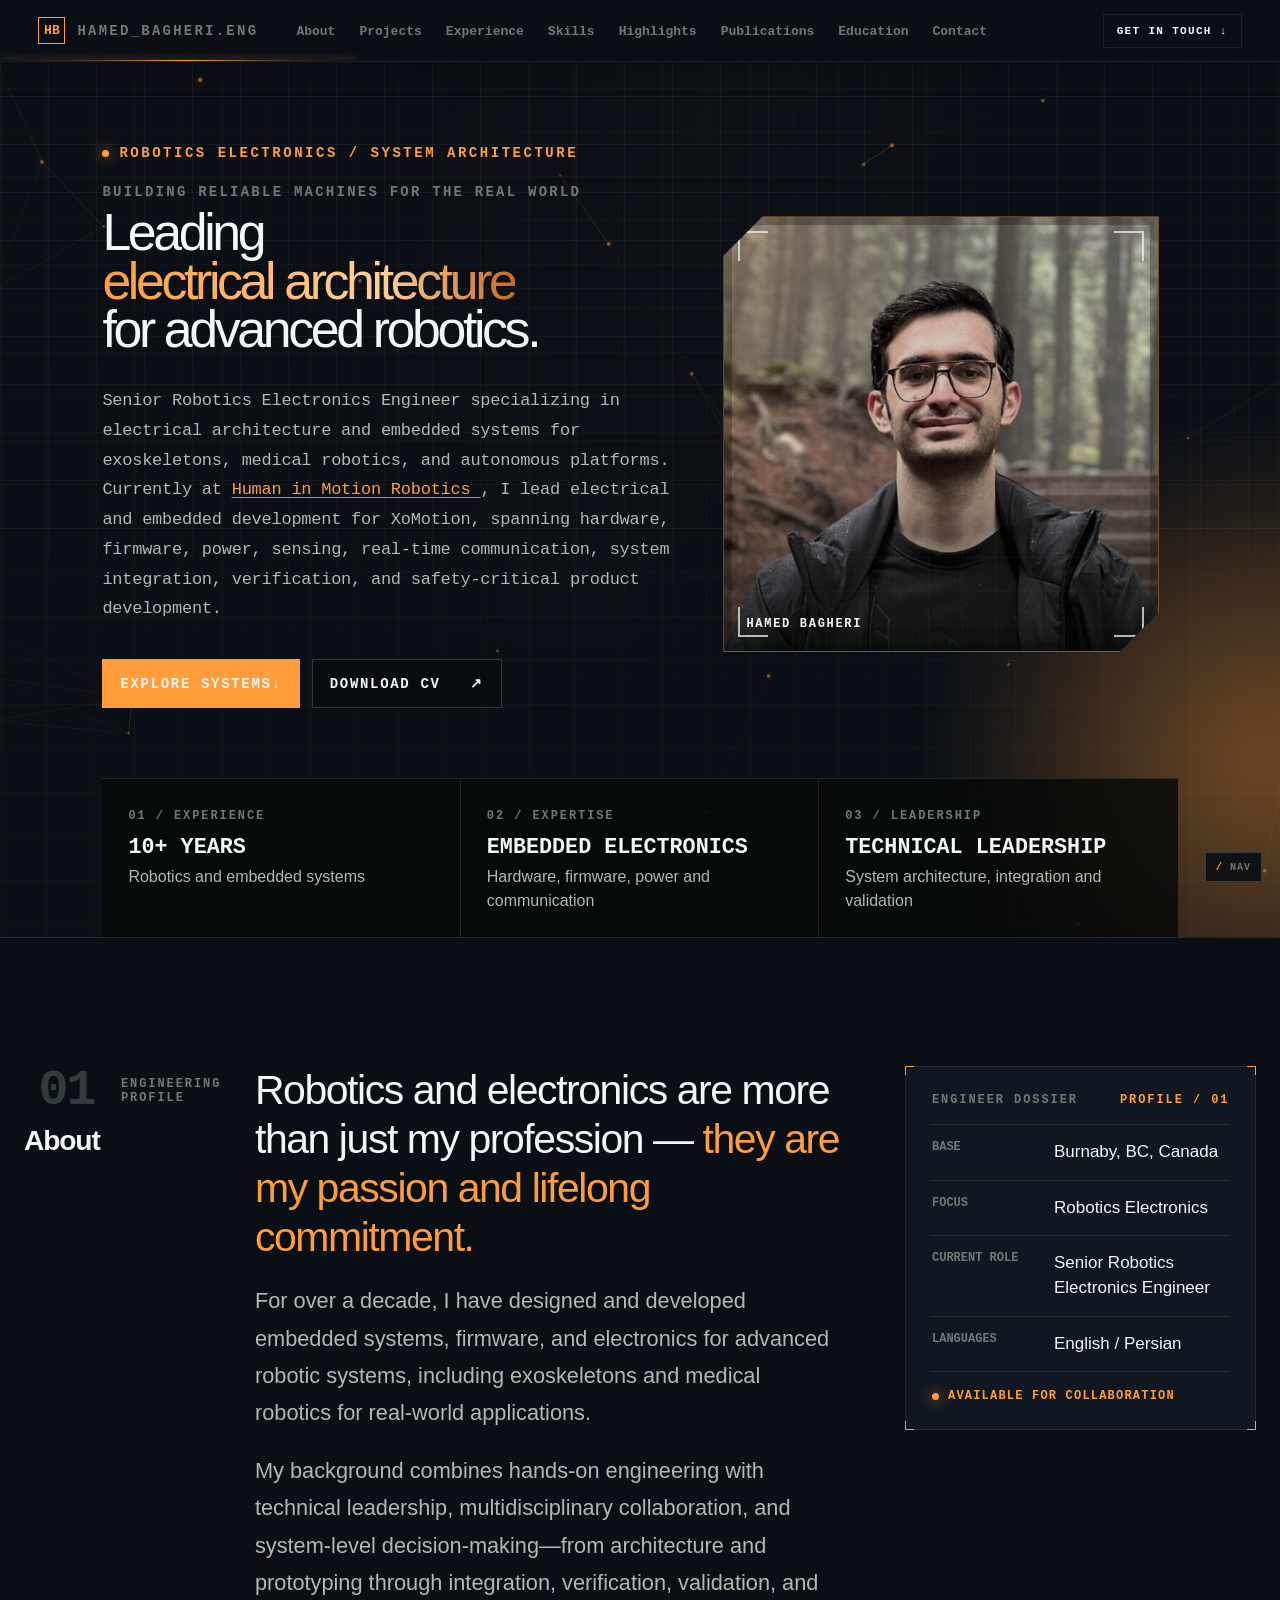
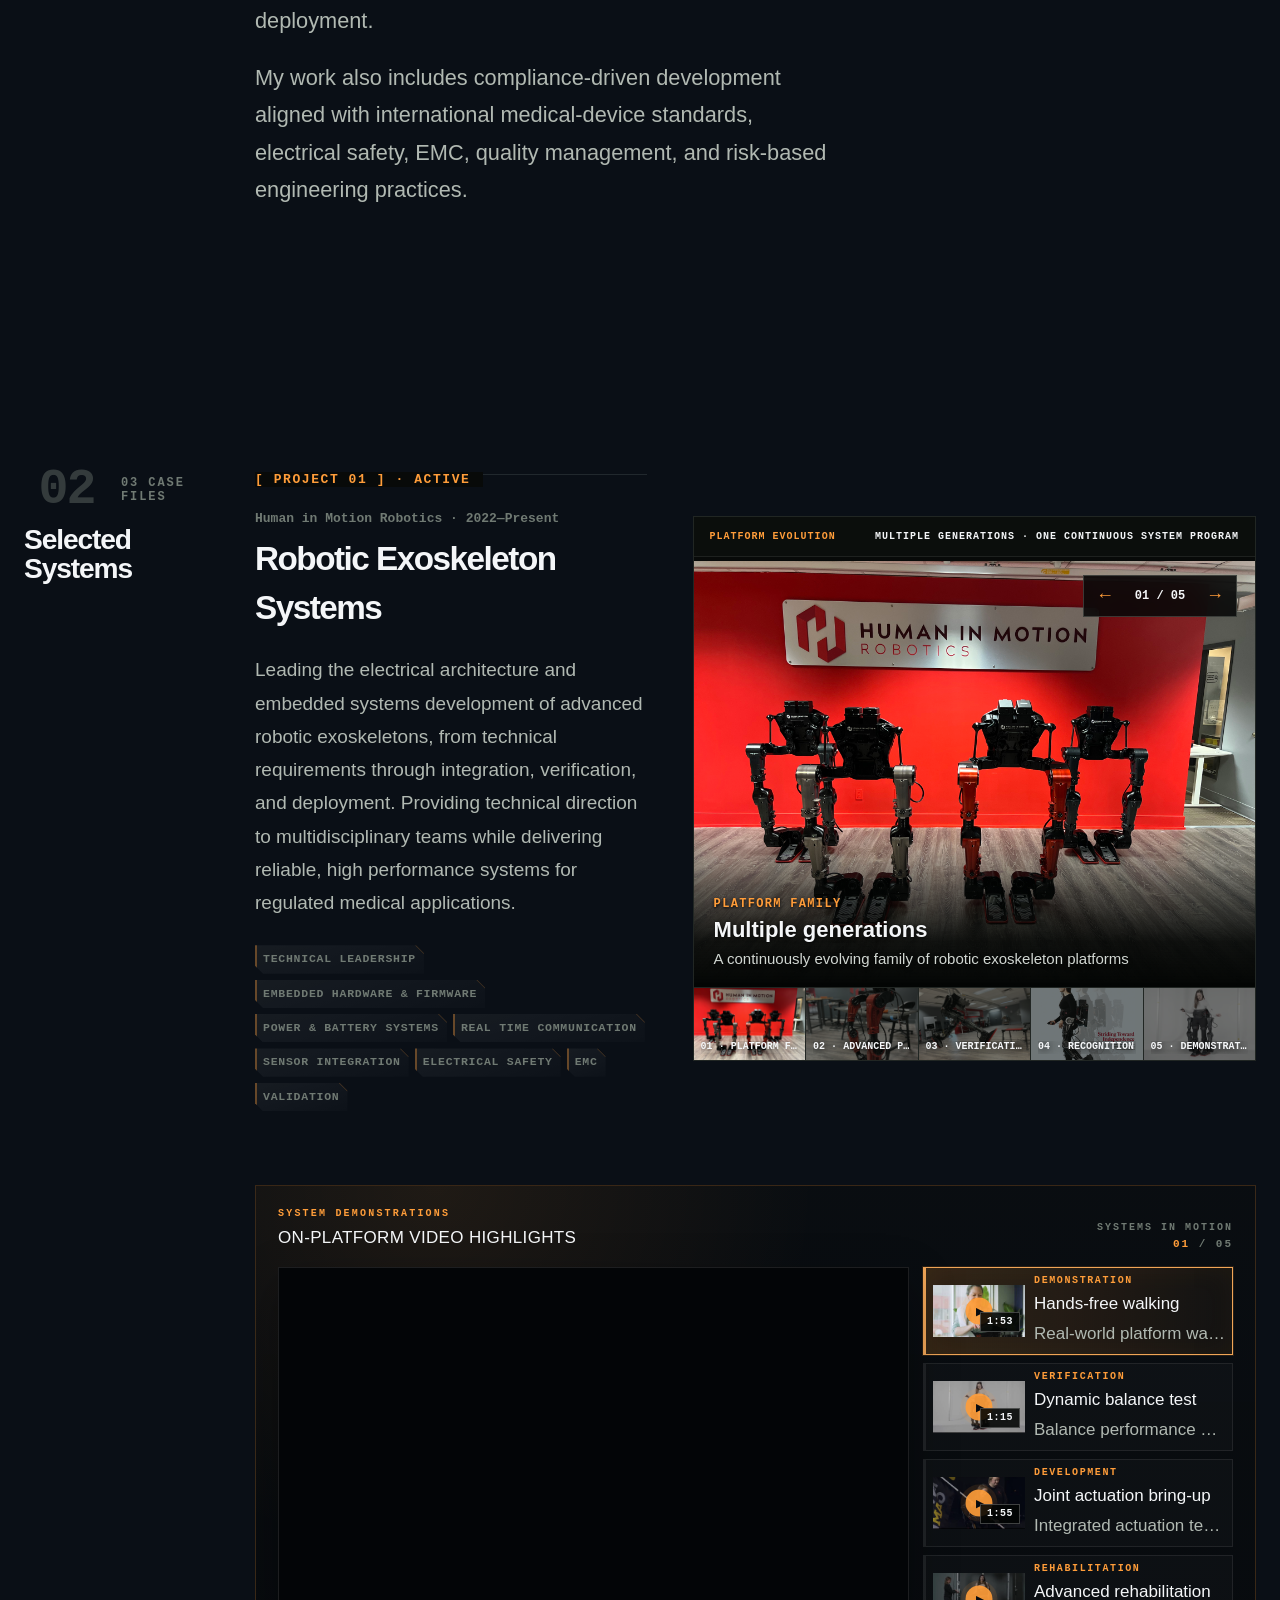
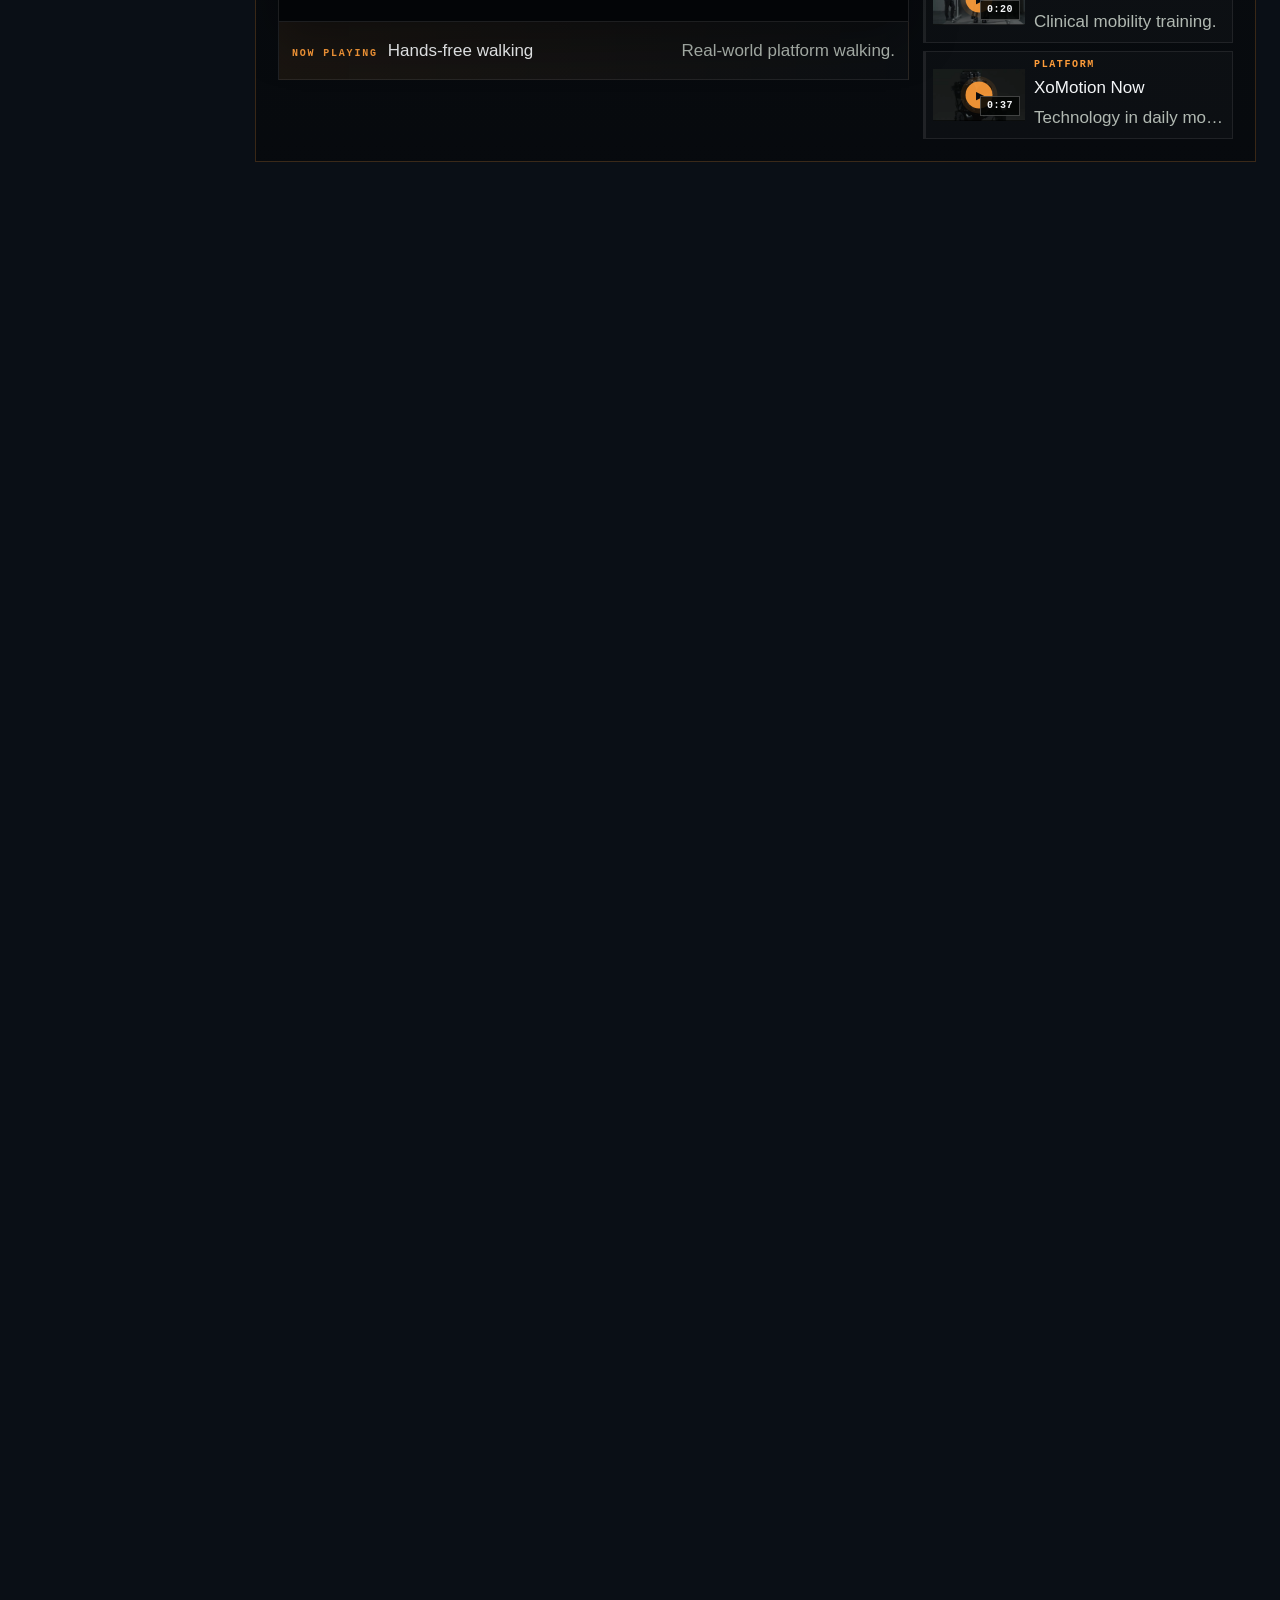
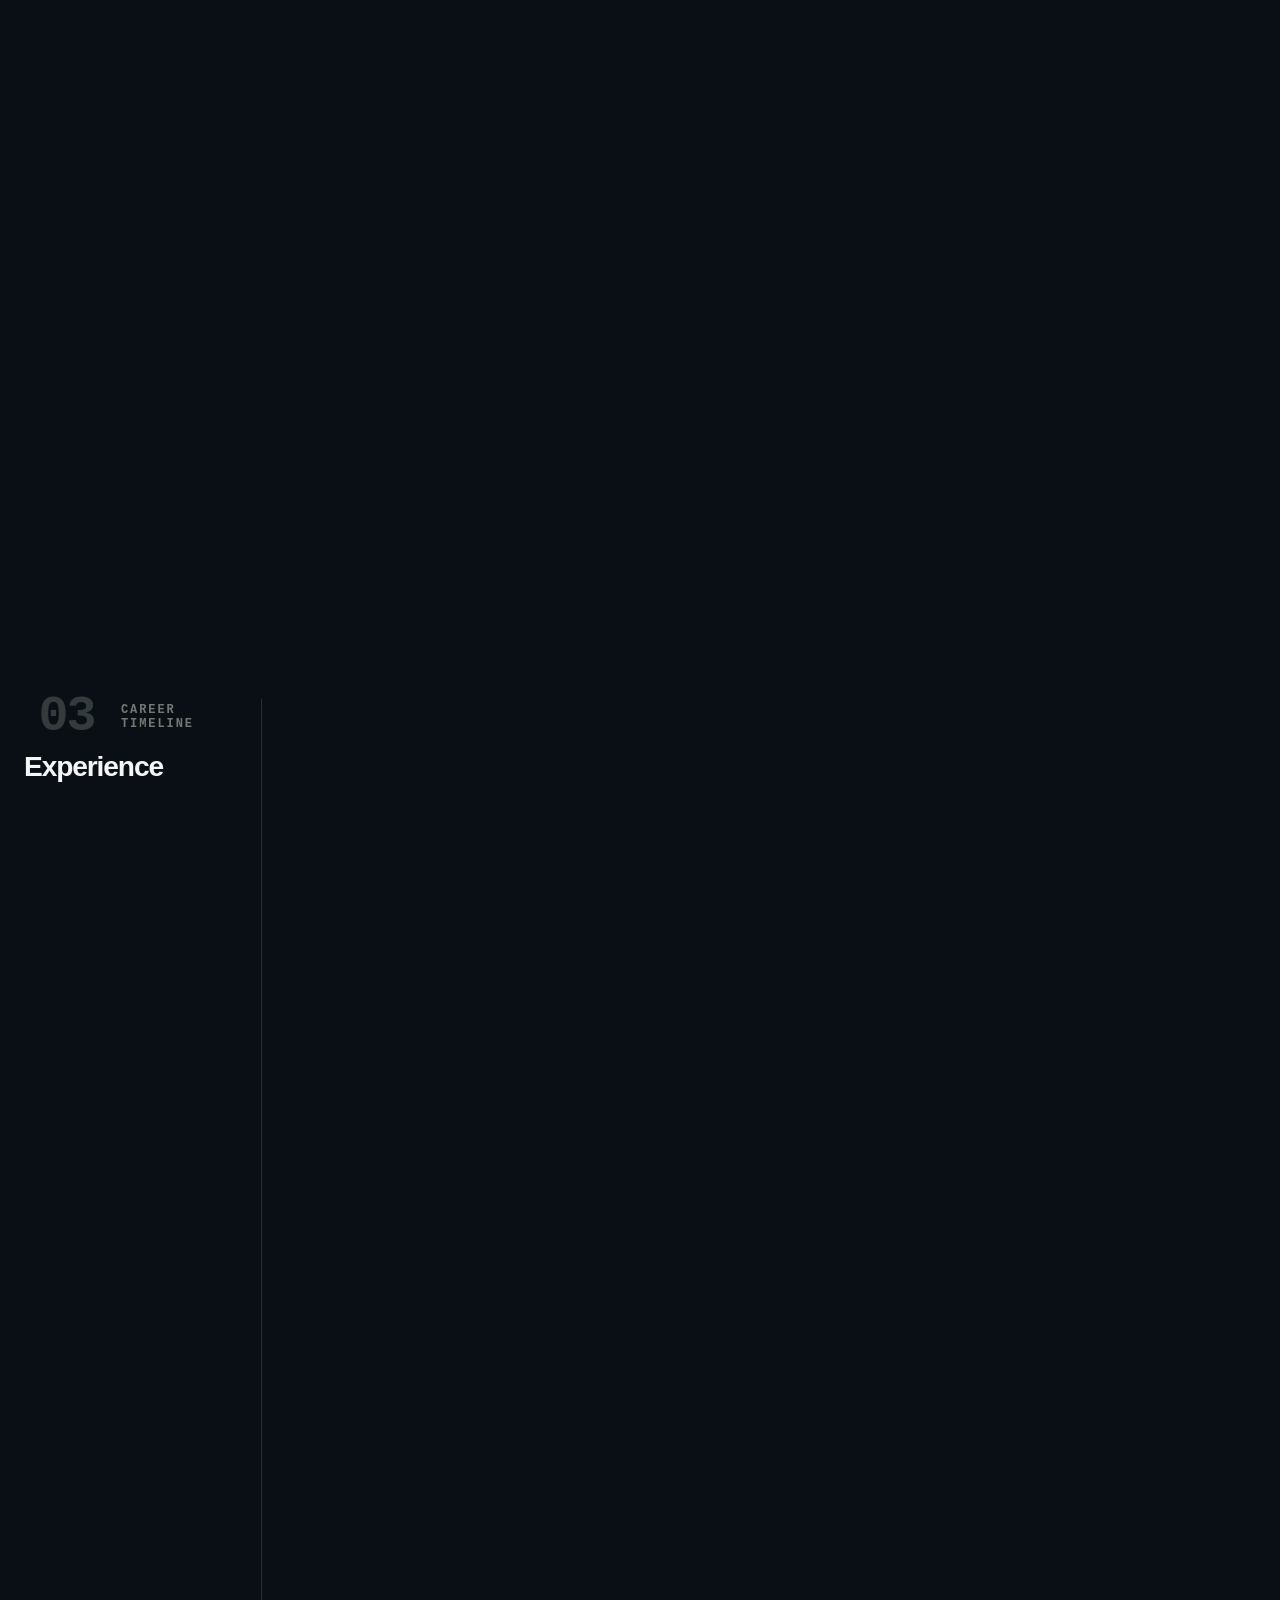
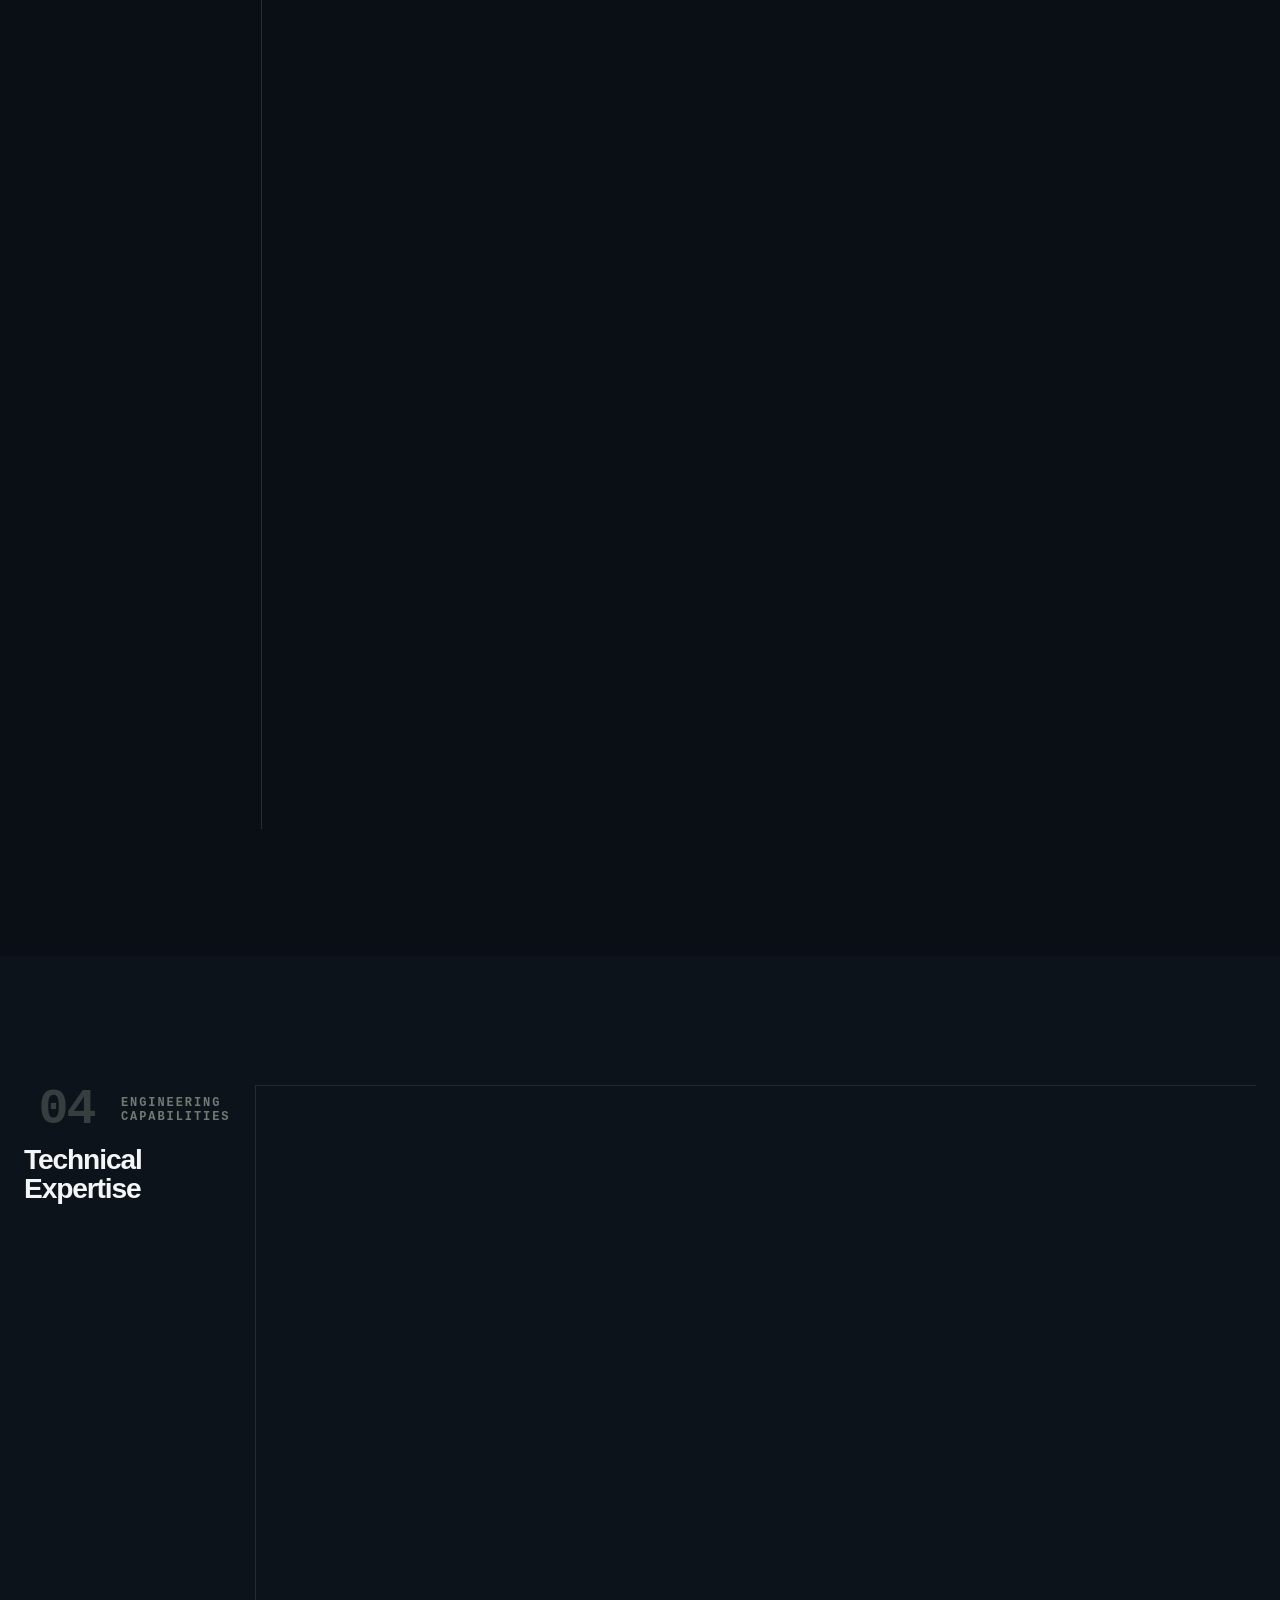
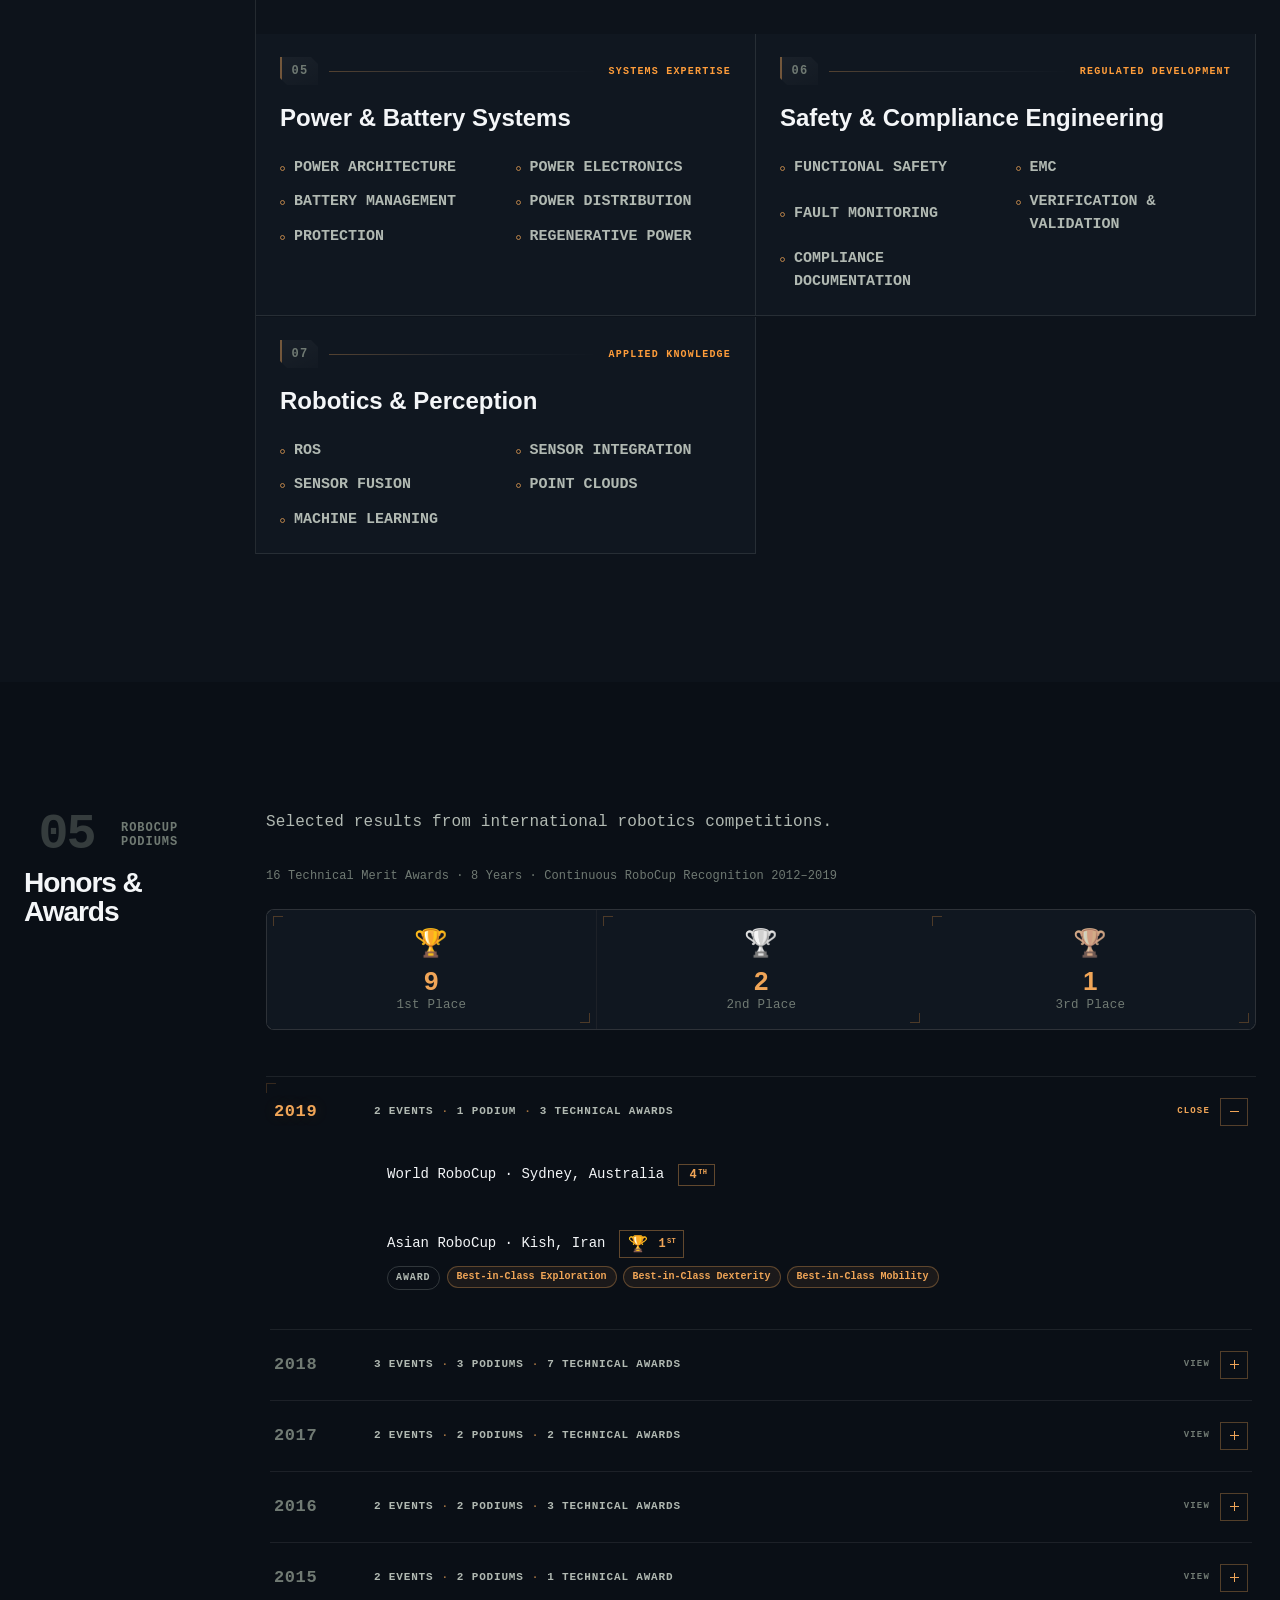
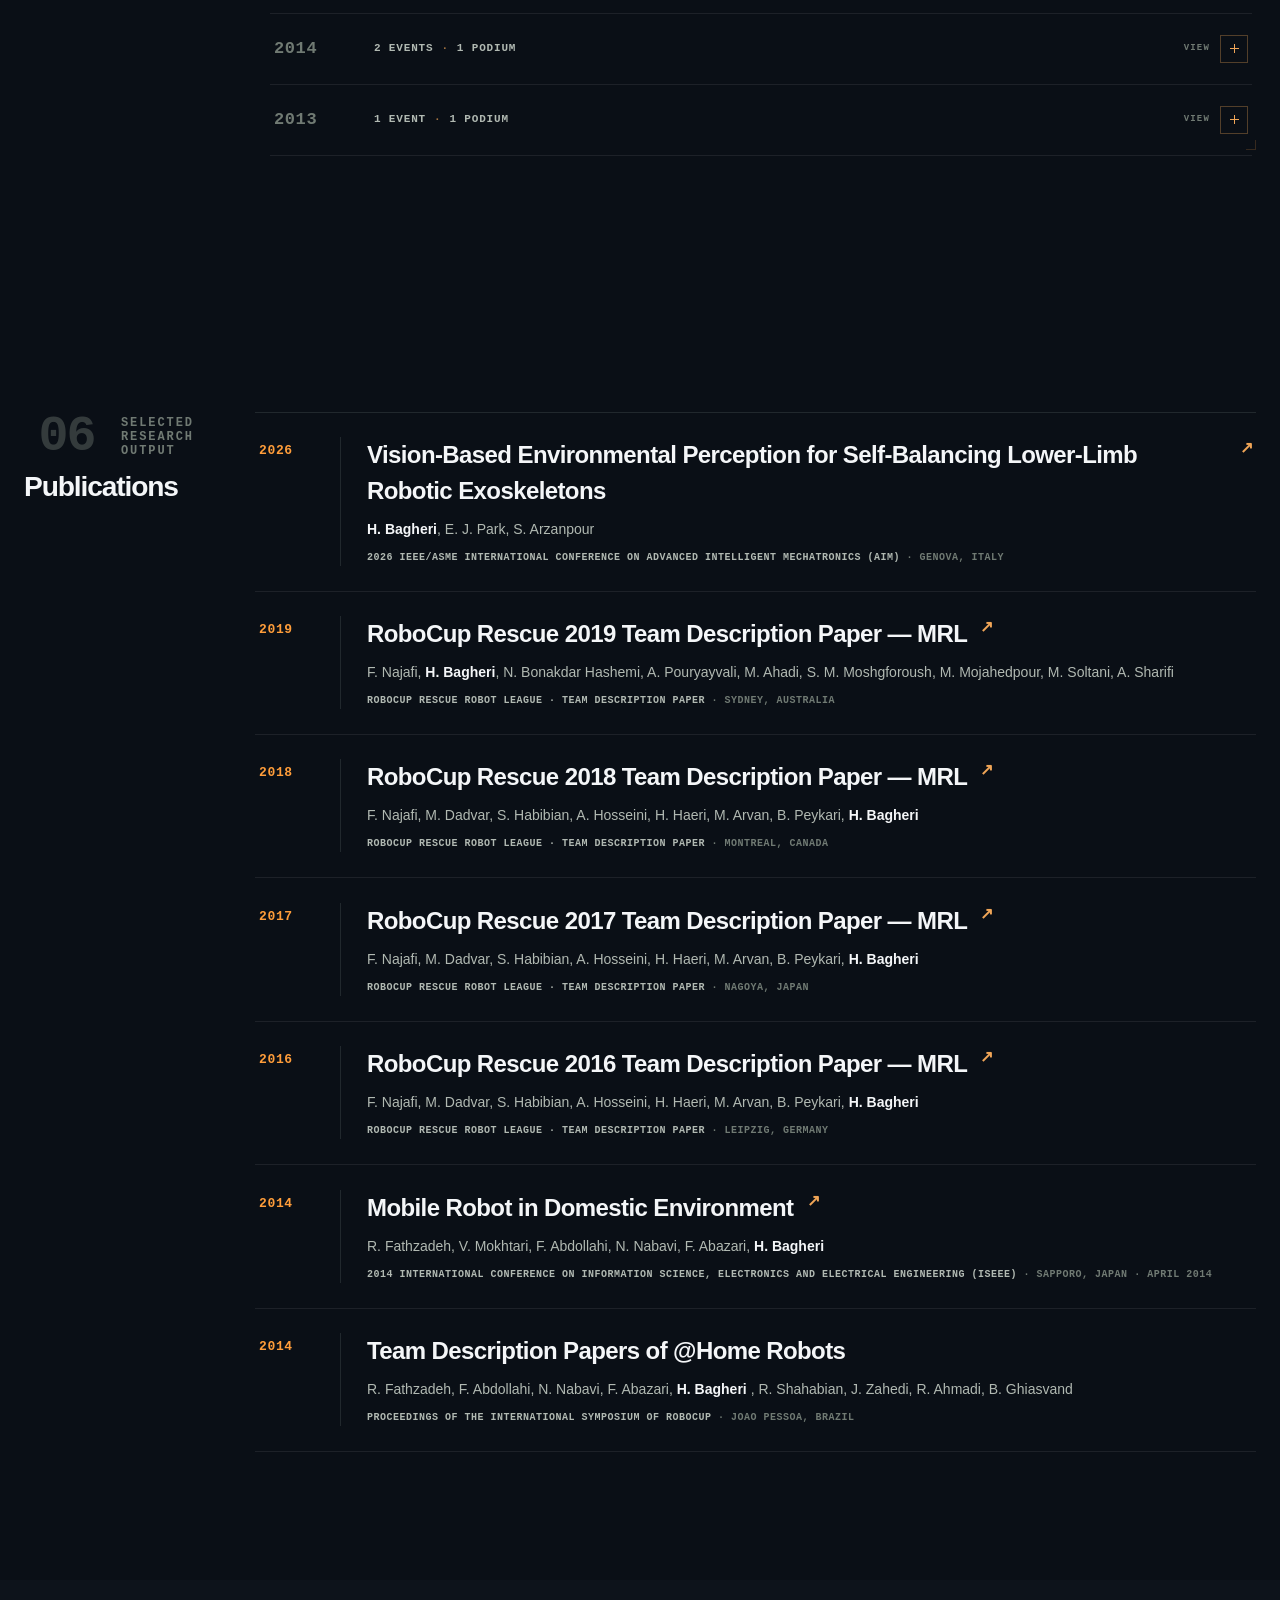
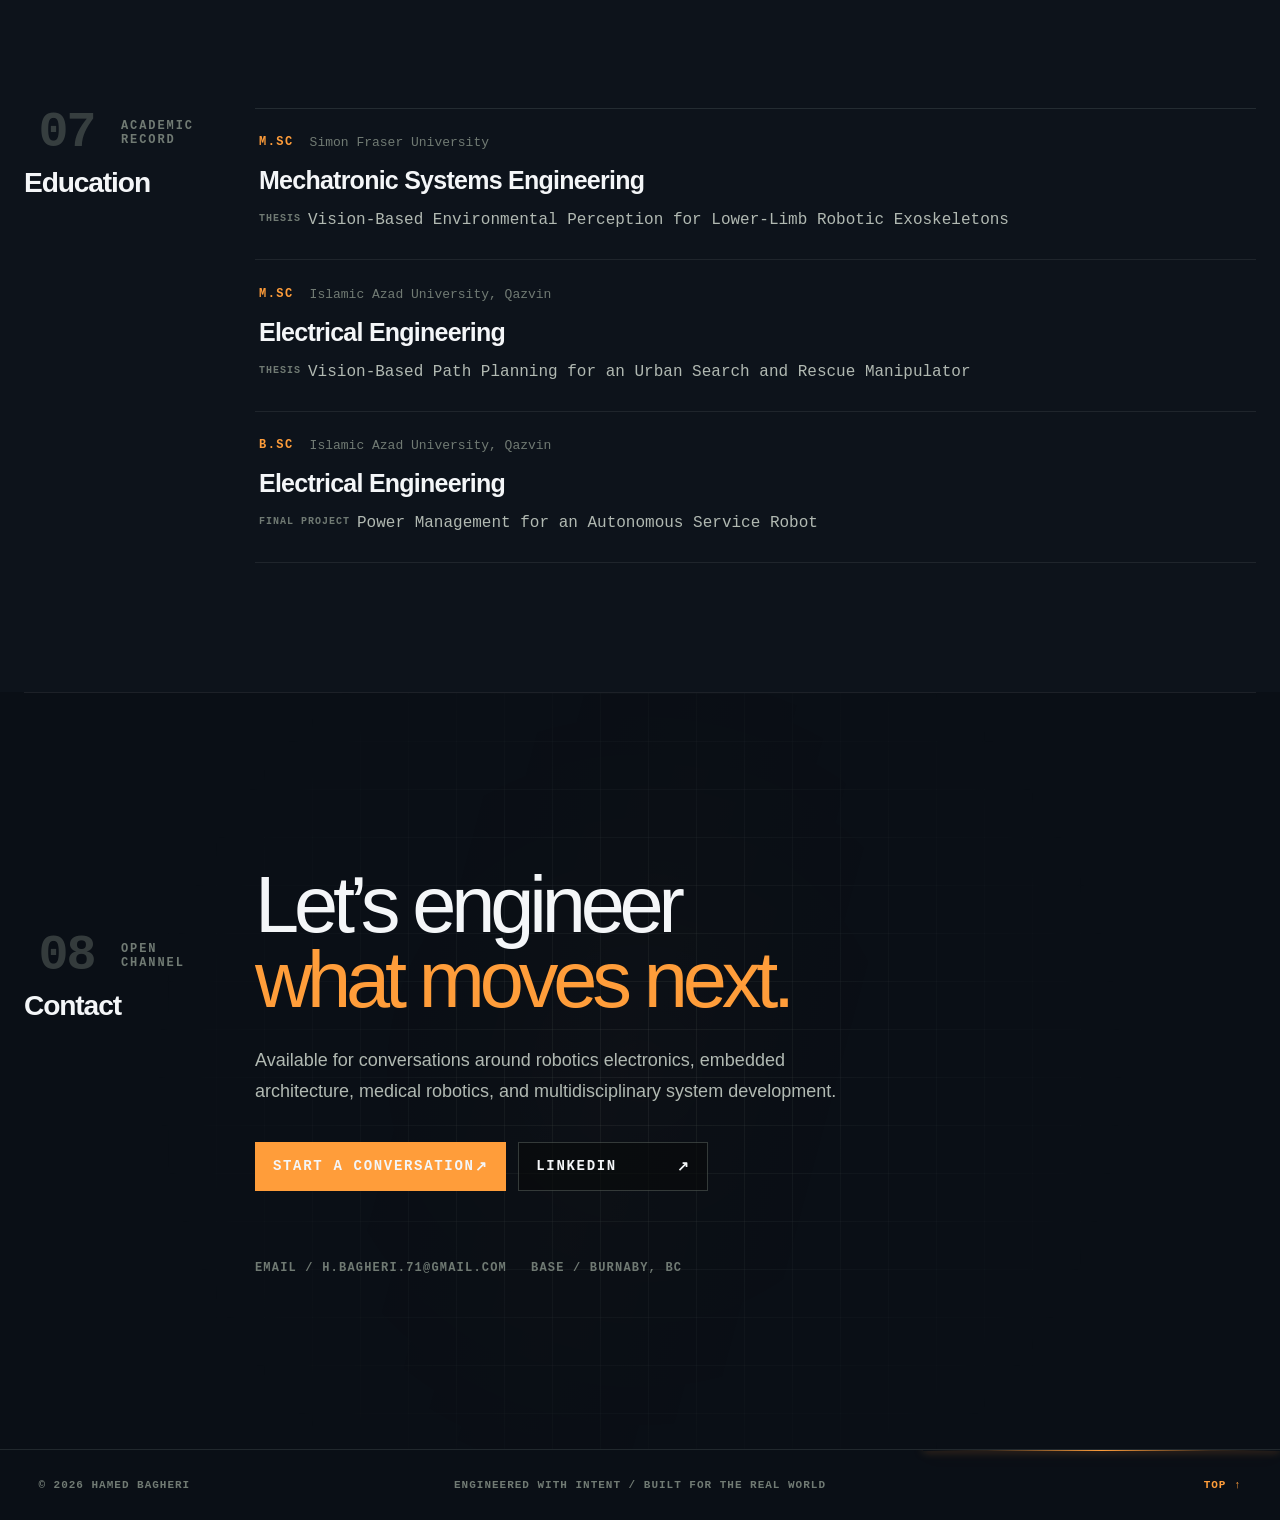
<file: index-Vertical.html>
<!DOCTYPE html>

<html lang="en">
<head>
<meta name="referrer" content="strict-origin-when-cross-origin">
<meta charset="utf-8"/>
<meta content="width=device-width, initial-scale=1" name="viewport"/>
<meta content="Portfolio of Hamed Bagheri, a robotics electronics and embedded systems engineer specializing in electrical architecture, medical robotics, firmware, power systems, and real-time communication." name="description"/>
<meta content="Hamed Bagheri — Robotics Electronics Engineer" property="og:title"/>
<meta content="Electrical architecture and embedded systems for advanced robotics, medical devices, and autonomous platforms." property="og:description"/>
<meta content="https://hamedbagheri.dev/" property="og:url"/>
<meta content="website" property="og:type"/>
<meta content="summary_large_image" name="twitter:card"/>
<title>
   Hamed Bagheri — Robotics Electronics Engineer
  </title>
<link href="https://hamedbagheri.dev/" rel="canonical"/>
<link href="./assets/index-DcgeGm5t.css" rel="stylesheet"/>
<link href="./assets/static-enhancements.css?v=76" rel="stylesheet"/>
<style id="portfolio-refinement-v5">
   :root {
    --portfolio-bg: #0a0f16;
    --portfolio-bg-alt: #0d131b;
    --portfolio-panel: #101720;
    --portfolio-line: rgba(177, 185, 178, 0.14);
    --portfolio-accent: #f0a557;
    --portfolio-accent-deep: #d98a3d;
    --portfolio-text: #f4f6f8;
    --portfolio-text-soft: #b1b9b2;
    --portfolio-text-muted: #707a73;
   }

   html, body {
    background: var(--portfolio-bg) !important;
   }

   body, main.section-layout-vertical {
    color: var(--portfolio-text);
   }

   .site-header {
    background: rgba(10, 15, 22, 0.88) !important;
    border-bottom-color: rgba(255, 255, 255, 0.07) !important;
    backdrop-filter: blur(12px);
    -webkit-backdrop-filter: blur(12px);
   }

   .hero {
    background-color: var(--portfolio-bg) !important;
    background-image:
     linear-gradient(rgba(217, 138, 61, 0.045) 1px, transparent 1px),
     linear-gradient(90deg, rgba(217, 138, 61, 0.045) 1px, transparent 1px) !important;
    background-size: 44px 44px !important;
    background-position: center top !important;
   }

   .content-section {
    position: relative;
    border-top-color: rgba(255, 255, 255, 0.055) !important;
   }

   .skills-section,
   .awards-section,
   .education-section {
    background: var(--portfolio-bg-alt) !important;
    box-shadow: 0 0 0 100vmax var(--portfolio-bg-alt);
    clip-path: inset(0 -100vmax);
   }

   .section-label h2,
   .career-card h3,
   .skill-card h3 {
    color: var(--portfolio-text) !important;
   }

   .career-timeline {
    border-left-color: rgba(255, 255, 255, 0.1) !important;
   }

   .career-card {
    padding-top: 1px;
   }

   .career-meta {
    margin-bottom: 7px !important;
   }

   .career-meta span {
    color: var(--portfolio-accent-deep) !important;
   }

   .career-meta time,
   .career-meta small {
    color: var(--portfolio-text-muted) !important;
   }

   .career-company {
    color: var(--portfolio-text-soft) !important;
    margin-top: 5px !important;
    margin-bottom: 9px !important;
   }

   .career-card > p:last-child {
    color: #7f8b98 !important;
    line-height: 1.65 !important;
    max-width: 720px;
   }

   main .skills-grid {
    border-top-color: var(--portfolio-line) !important;
    border-left-color: var(--portfolio-line) !important;
   }

   main .skills-grid .skill-card {
    padding: 22px 24px !important;
    background: var(--portfolio-panel) !important;
    border-right-color: var(--portfolio-line) !important;
    border-bottom-color: var(--portfolio-line) !important;
    transition: transform 180ms ease, border-color 180ms ease, background 180ms ease !important;
   }

   main .skills-grid .skill-card:hover {
    transform: translateY(-3px);
    border-color: rgba(217, 138, 61, 0.42) !important;
    background: var(--portfolio-panel) !important;
   }

   .skill-card li {
    line-height: 1.55 !important;
   }

   .project-card,
   .dossier,
   .contact-panel {
    border-color: var(--portfolio-line) !important;
   }

   .dossier,
   .contact-panel {
    background: var(--portfolio-panel) !important;
   }

   ::selection {
    background: var(--portfolio-accent-deep);
    color: var(--portfolio-bg);
   }

   @media (max-width: 760px) {
    .skills-section,
    .awards-section,
    .education-section {
     box-shadow: none;
     clip-path: none;
    }

    main .skills-grid .skill-card {
     padding: 19px 18px !important;
    }
   }

   /* Awards refinement v6: compact editorial timeline */
   .awards-section {
    display: grid !important;
    grid-template-columns: 220px minmax(0, 1fr) !important;
    column-gap: 56px !important;
    align-items: start !important;
    padding-top: 72px !important;
    padding-bottom: 84px !important;
   }

   .awards-section > .section-label {
    grid-column: 1 !important;
    grid-row: 1 / span 3 !important;
    align-self: start !important;
    position: sticky;
    top: 104px;
   }

   .awards-section > .award-overview,
   .awards-section > .achievement-summary,
   .awards-section > .competition-ledger {
    grid-column: 2 !important;
    width: 100% !important;
    max-width: 900px !important;
   }

   .award-overview {
    margin: 0 0 22px !important;
    padding: 0 !important;
   }

   .award-overview p {
    margin: 0 0 22px !important;
    color: #aeb8c3 !important;
    font-size: 14px !important;
    line-height: 1.55 !important;
   }

   .award-overview > span {
    display: block !important;
    color: #7e8a97 !important;
    font-size: 11px !important;
    letter-spacing: .015em !important;
   }

   .achievement-summary {
    display: grid !important;
    grid-template-columns: repeat(3, 1fr) !important;
    gap: 0 !important;
    margin: 0 0 34px !important;
    overflow: hidden;
    border: 1px solid rgba(255,255,255,.14) !important;
    border-radius: 6px !important;
    background: rgba(8,12,17,.28) !important;
   }

   .achievement-summary article {
    position: relative;
    min-height: 90px !important;
    padding: 20px 18px 17px !important;
    display: flex !important;
    flex-direction: column !important;
    justify-content: center !important;
    align-items: center !important;
    background: transparent !important;
    border: 0 !important;
    border-right: 1px solid rgba(255,255,255,.1) !important;
   }

   .achievement-summary article:last-child {
    border-right: 0 !important;
   }

   .achievement-summary article::before,
   .achievement-summary article::after {
    content: "";
    position: absolute;
    width: 9px;
    height: 9px;
    pointer-events: none;
    opacity: .65;
   }

   .achievement-summary article::before {
    top: 7px;
    left: 7px;
    border-top: 1px solid var(--portfolio-accent-deep);
    border-left: 1px solid var(--portfolio-accent-deep);
   }

   .achievement-summary article::after {
    right: 7px;
    bottom: 7px;
    border-right: 1px solid var(--portfolio-accent-deep);
    border-bottom: 1px solid var(--portfolio-accent-deep);
   }

   .achievement-summary strong {
    color: #ff9d3a !important;
    font-size: 27px !important;
    line-height: 1 !important;
    margin-bottom: 7px !important;
   }

   .achievement-summary span {
    color: #a7b0ba !important;
    font-size: 11px !important;
   }

   .competition-ledger {
    margin: 0 !important;
    border-top: 1px solid rgba(255,255,255,.1) !important;
   }

   .competition-year {
    display: block !important;
    padding: 20px 3px 0 !important;
    border-bottom: 1px solid rgba(255,255,255,.1) !important;
   }

   .competition-year > time {
    display: block !important;
    margin: 0 0 10px !important;
    color: #ff9d3a !important;
    font-size: 14px !important;
    font-weight: 700 !important;
   }

   .competition-year-results {
    display: block !important;
   }

   .competition-entry {
    padding: 11px 3px 12px !important;
    border: 0 !important;
    border-bottom: 1px solid rgba(255,255,255,.075) !important;
    background: transparent !important;
   }

   .competition-entry:last-child {
    border-bottom: 0 !important;
   }

   .competition-entry-main {
    display: grid !important;
    grid-template-columns: minmax(0, 1fr) auto !important;
    gap: 18px !important;
    align-items: center !important;
   }

   .competition-entry-main p {
    margin: 0 !important;
    color: #c2cad3 !important;
    font-size: 12.5px !important;
    line-height: 1.45 !important;
   }

   .competition-result {
    display: flex !important;
    align-items: center !important;
    gap: 9px !important;
   }

   .competition-result strong {
    min-width: 41px !important;
    padding: 6px 8px !important;
    border-radius: 2px !important;
    background: #ff9d3a !important;
    color: #0a0f16 !important;
    text-align: center !important;
    font-size: 11px !important;
    line-height: 1 !important;
   }

   .competition-result sup {
    font-size: 7px !important;
   }

   .competition-trophy {
    font-size: 12px !important;
   }

   .technical-awards {
    display: flex !important;
    align-items: center !important;
    flex-wrap: wrap !important;
    gap: 7px !important;
    margin-top: 8px !important;
   }

   .technical-awards > span {
    padding: 3px 7px !important;
    border: 1px solid rgba(255,255,255,.13) !important;
    border-radius: 999px !important;
    color: #66717d !important;
    font-size: 8px !important;
    letter-spacing: .08em !important;
   }

   .technical-awards ul {
    display: flex !important;
    flex-wrap: wrap !important;
    gap: 6px !important;
    margin: 0 !important;
    padding: 0 !important;
    list-style: none !important;
   }

   .technical-awards li {
    padding: 4px 9px !important;
    border: 1px solid rgba(240,165,87,.48) !important;
    border-radius: 999px !important;
    color: #e6a960 !important;
    background: rgba(217,138,61,.075) !important;
    font-size: 9px !important;
    line-height: 1.1 !important;
   }

   @media (max-width: 900px) {
    .awards-section {
     display: block !important;
     padding-top: 58px !important;
    }

    .awards-section > .section-label {
     position: static !important;
     margin-bottom: 30px !important;
    }

    .awards-section > .award-overview,
    .awards-section > .achievement-summary,
    .awards-section > .competition-ledger {
     max-width: none !important;
    }
   }

   @media (max-width: 560px) {
    .achievement-summary {
     grid-template-columns: 1fr !important;
    }

    .achievement-summary article {
     min-height: 72px !important;
     border-right: 0 !important;
     border-bottom: 1px solid rgba(255,255,255,.1) !important;
    }

    .achievement-summary article:last-child {
     border-bottom: 0 !important;
    }

    .competition-entry-main {
     grid-template-columns: 1fr auto !important;
     gap: 10px !important;
    }

    .technical-awards {
     align-items: flex-start !important;
    }
   }

  

   /* Awards refinement v7 — matched to supplied reference */
   .awards-section {
    display: grid !important;
    grid-template-columns: 220px minmax(0, 1fr) !important;
    column-gap: 56px !important;
    align-items: start !important;
    padding-top: 78px !important;
    padding-bottom: 92px !important;
   }

   .awards-section > .section-label {
    grid-column: 1 !important;
    grid-row: 1 / span 3 !important;
    align-self: start !important;
    position: static !important;
    top: auto !important;
   }

   .awards-section > .award-overview,
   .awards-section > .achievement-summary,
   .awards-section > .competition-ledger {
    grid-column: 2 !important;
    width: 100% !important;
    max-width: 960px !important;
   }

   .award-overview {
    margin: 0 0 26px !important;
    padding: 0 !important;
    border: 0 !important;
    background: transparent !important;
    box-shadow: none !important;
   }

   .award-overview::before,
   .award-overview::after {
    display: none !important;
    content: none !important;
   }

   .award-overview p {
    margin: 0 0 38px !important;
    color: #9aaabd !important;
    font-size: 16px !important;
    line-height: 1.55 !important;
    letter-spacing: .01em !important;
   }

   .award-overview > span {
    display: block !important;
    color: #8b9bad !important;
    font-size: 14px !important;
    line-height: 1.5 !important;
    letter-spacing: .01em !important;
   }

   .achievement-summary {
    display: grid !important;
    grid-template-columns: repeat(3, 1fr) !important;
    gap: 0 !important;
    margin: 0 0 48px !important;
    overflow: hidden !important;
    border: 1px solid rgba(151,165,180,.30) !important;
    border-radius: 6px !important;
    background: transparent !important;
    box-shadow: none !important;
   }

   .achievement-summary article {
    position: relative !important;
    min-height: 124px !important;
    padding: 24px 18px 22px !important;
    display: flex !important;
    flex-direction: column !important;
    justify-content: center !important;
    align-items: center !important;
    background: transparent !important;
    border: 0 !important;
    border-right: 1px solid rgba(151,165,180,.22) !important;
    box-shadow: none !important;
    transform: none !important;
   }

   .achievement-summary article:last-child { border-right: 0 !important; }

   .achievement-summary article::before,
   .achievement-summary article::after {
    content: "" !important;
    display: block !important;
    position: absolute !important;
    width: 11px !important;
    height: 11px !important;
    opacity: .68 !important;
    background: none !important;
    box-shadow: none !important;
   }

   .achievement-summary article::before {
    top: 8px !important;
    left: 8px !important;
    border-top: 1px solid rgba(240,165,87,.65) !important;
    border-left: 1px solid rgba(240,165,87,.65) !important;
    border-right: 0 !important;
    border-bottom: 0 !important;
   }

   .achievement-summary article::after {
    right: 8px !important;
    bottom: 8px !important;
    border-right: 1px solid rgba(240,165,87,.65) !important;
    border-bottom: 1px solid rgba(240,165,87,.65) !important;
    border-top: 0 !important;
    border-left: 0 !important;
   }

   .achievement-summary strong {
    color: #ffa44d !important;
    font-size: 34px !important;
    line-height: 1 !important;
    margin: 0 0 10px !important;
    text-shadow: none !important;
   }

   .achievement-summary span {
    color: #9baabd !important;
    font-size: 14px !important;
    line-height: 1.2 !important;
   }

   .competition-ledger {
    margin: 0 !important;
    padding: 0 !important;
    border: 0 !important;
    border-top: 1px solid rgba(151,165,180,.16) !important;
    background: transparent !important;
    box-shadow: none !important;
   }

   .competition-ledger::before,
   .competition-ledger::after {
    display: none !important;
    content: none !important;
   }

   .competition-year {
    position: relative !important;
    display: block !important;
    padding: 28px 4px 26px !important;
    margin: 0 !important;
    border: 0 !important;
    border-bottom: 1px solid rgba(151,165,180,.16) !important;
    background: transparent !important;
    box-shadow: none !important;
   }

   .competition-year::before {
    content: "" !important;
    display: block !important;
    position: absolute !important;
    top: 8px !important;
    left: 0 !important;
    width: 12px !important;
    height: 12px !important;
    border-top: 1px solid rgba(240,165,87,.55) !important;
    border-left: 1px solid rgba(240,165,87,.55) !important;
    background: none !important;
    box-shadow: none !important;
   }

   .competition-year::after { display: none !important; content: none !important; }

   .competition-year > time {
    display: block !important;
    margin: 0 0 20px !important;
    color: #ffa44d !important;
    font-size: 18px !important;
    line-height: 1 !important;
    font-weight: 700 !important;
   }

   .competition-year-results { display: block !important; }

   .competition-entry {
    position: relative !important;
    padding: 0 0 22px !important;
    margin: 0 !important;
    border: 0 !important;
    background: transparent !important;
    box-shadow: none !important;
    transform: none !important;
   }

   .competition-entry:last-child { padding-bottom: 0 !important; }
   .competition-entry::before,
   .competition-entry::after { display: none !important; content: none !important; }

   .competition-entry-main {
    display: grid !important;
    grid-template-columns: minmax(0, 1fr) auto !important;
    gap: 24px !important;
    align-items: center !important;
   }

   .competition-entry-main p {
    margin: 0 !important;
    color: #d5dbe2 !important;
    font-size: 16px !important;
    line-height: 1.45 !important;
    font-weight: 500 !important;
   }

   .competition-result {
    display: flex !important;
    align-items: center !important;
    gap: 10px !important;
   }

   .competition-result strong {
    min-width: 58px !important;
    padding: 9px 11px !important;
    border: 0 !important;
    border-radius: 2px !important;
    background: #ffa44d !important;
    color: #0a0f16 !important;
    text-align: center !important;
    font-size: 15px !important;
    line-height: 1 !important;
    box-shadow: none !important;
   }

   .competition-result sup { font-size: 9px !important; }
   .competition-trophy { font-size: 15px !important; }

   .technical-awards {
    display: flex !important;
    align-items: center !important;
    flex-wrap: wrap !important;
    gap: 9px !important;
    margin-top: 12px !important;
   }

   .technical-awards > span {
    padding: 5px 10px !important;
    border: 1px solid rgba(151,165,180,.25) !important;
    border-radius: 999px !important;
    color: #687585 !important;
    background: transparent !important;
    font-size: 10px !important;
    line-height: 1 !important;
    letter-spacing: .08em !important;
   }

   .technical-awards ul {
    display: flex !important;
    flex-wrap: wrap !important;
    gap: 8px !important;
    margin: 0 !important;
    padding: 0 !important;
    list-style: none !important;
   }

   .technical-awards li {
    padding: 6px 12px !important;
    border: 1px solid rgba(240,165,87,.48) !important;
    border-radius: 999px !important;
    color: #e7ad68 !important;
    background: rgba(217,138,61,.075) !important;
    font-size: 12px !important;
    line-height: 1.15 !important;
    box-shadow: none !important;
   }

   @media (max-width: 900px) {
    .awards-section { display: block !important; padding-top: 62px !important; }
    .awards-section > .section-label { margin-bottom: 34px !important; }
    .awards-section > .award-overview,
    .awards-section > .achievement-summary,
    .awards-section > .competition-ledger { max-width: none !important; }
   }

   @media (max-width: 560px) {
    .award-overview p { font-size: 14px !important; margin-bottom: 24px !important; }
    .award-overview > span { font-size: 12px !important; }
    .achievement-summary { grid-template-columns: 1fr !important; }
    .achievement-summary article { min-height: 88px !important; border-right: 0 !important; border-bottom: 1px solid rgba(151,165,180,.22) !important; }
    .achievement-summary article:last-child { border-bottom: 0 !important; }
    .competition-year > time { font-size: 16px !important; }
    .competition-entry-main p { font-size: 14px !important; }
    .competition-result strong { min-width: 50px !important; font-size: 13px !important; }
    .technical-awards li { font-size: 10.5px !important; }
   }
</style>
<style id="awards-corner-reference-fix">
/* Awards ledger corner details: match the reference exactly. */
.competition-ledger {
  position: relative !important;
  padding-left: 4px !important;
  padding-right: 4px !important;
}

/* Remove the repeated corner from every year. */
.competition-year::before,
.competition-year::after {
  display: none !important;
  content: none !important;
}

/* Keep one 10 × 10 px corner at the top-left of the full ledger. */
.competition-ledger::before {
  content: "" !important;
  display: block !important;
  position: absolute !important;
  top: 6px !important;
  left: 0 !important;
  width: 10px !important;
  height: 10px !important;
  border-top: 1px solid rgba(217, 138, 61, 0.3) !important;
  border-left: 1px solid rgba(217, 138, 61, 0.3) !important;
  border-right: 0 !important;
  border-bottom: 0 !important;
  background: transparent !important;
  box-shadow: none !important;
  pointer-events: none !important;
}

/* Keep one 10 × 10 px corner at the bottom-right of the full ledger. */
.competition-ledger::after {
  content: "" !important;
  display: block !important;
  position: absolute !important;
  right: 0 !important;
  bottom: 6px !important;
  width: 10px !important;
  height: 10px !important;
  border-right: 1px solid rgba(217, 138, 61, 0.3) !important;
  border-bottom: 1px solid rgba(217, 138, 61, 0.3) !important;
  border-top: 0 !important;
  border-left: 0 !important;
  background: transparent !important;
  box-shadow: none !important;
  pointer-events: none !important;
}
</style>
<style id="awards-reference-exact-structure">
/* Match the supplied reference's award-section scale and column structure. */
.awards-section {
  width: 100% !important;
  max-width: 1200px !important;
  margin: 0 auto !important;
  padding: 80px 48px !important;
  display: grid !important;
  grid-template-columns: 220px minmax(0, 1fr) !important;
  column-gap: 56px !important;
  align-items: start !important;
  background: #0a0f16 !important;
  box-shadow: none !important;
  clip-path: none !important;
}

/* Left title block: same compact hierarchy as the reference. */
.awards-section > .section-label {
  grid-column: 1 !important;
  grid-row: 1 / span 3 !important;
  position: static !important;
  display: grid !important;
  grid-template-columns: auto 1fr !important;
  grid-template-areas:
    "number eyebrow"
    "title title" !important;
  align-items: center !important;
  align-content: start !important;
  column-gap: 12px !important;
  row-gap: 8px !important;
  width: 220px !important;
  margin: 0 !important;
  padding: 0 !important;
}

.awards-section > .section-label > span {
  grid-area: number !important;
  display: block !important;
  margin: 0 !important;
  color: #f0a557 !important;
  font-family: Inter, "Helvetica Neue", Arial, sans-serif !important;
  font-size: 34px !important;
  font-weight: 700 !important;
  line-height: 1 !important;
  text-shadow: none !important;
}

.awards-section > .section-label > small {
  grid-area: eyebrow !important;
  display: block !important;
  margin: 0 !important;
  color: #5c6773 !important;
  font-family: "IBM Plex Mono", monospace !important;
  font-size: 12px !important;
  line-height: 1.25 !important;
  letter-spacing: .08em !important;
  text-transform: uppercase !important;
}

.awards-section > .section-label > h2 {
  grid-area: title !important;
  margin: 0 !important;
  color: #f4f6f8 !important;
  font-family: Inter, "Helvetica Neue", Arial, sans-serif !important;
  font-size: 22px !important;
  font-weight: 600 !important;
  line-height: 1.15 !important;
  white-space: nowrap !important;
}

.awards-section > .section-label > i {
  display: none !important;
}

/* Right column */
.awards-section > .award-overview,
.awards-section > .achievement-summary,
.awards-section > .competition-ledger {
  grid-column: 2 !important;
  width: 100% !important;
  max-width: none !important;
}

.award-overview {
  margin: 0 0 24px !important;
  padding: 0 !important;
  border: 0 !important;
  background: transparent !important;
  box-shadow: none !important;
}

.award-overview p {
  margin: 0 0 32px !important;
  color: #7a8592 !important;
  font-family: "IBM Plex Mono", monospace !important;
  font-size: 14px !important;
  line-height: 1.6 !important;
}

.award-overview > span {
  display: block !important;
  margin: 0 !important;
  color: #7a8592 !important;
  font-family: "IBM Plex Mono", monospace !important;
  font-size: 12.5px !important;
  line-height: 1.5 !important;
}

/* Podium tally: exact reference scale. */
.achievement-summary {
  display: grid !important;
  grid-template-columns: repeat(3, 1fr) !important;
  gap: 1px !important;
  margin: 0 0 36px !important;
  overflow: hidden !important;
  border: 1px solid rgba(255,255,255,.08) !important;
  border-radius: 8px !important;
  background: rgba(255,255,255,.08) !important;
  box-shadow: none !important;
}

.achievement-summary article {
  position: relative !important;
  min-height: 94px !important;
  padding: 20px 18px !important;
  display: flex !important;
  flex-direction: column !important;
  justify-content: center !important;
  align-items: center !important;
  background: var(--portfolio-panel) !important;
  border: 0 !important;
  box-shadow: none !important;
  transform: none !important;
}

.achievement-summary article::before,
.achievement-summary article::after {
  content: "" !important;
  display: block !important;
  position: absolute !important;
  width: 10px !important;
  height: 10px !important;
  opacity: 1 !important;
  background: transparent !important;
  box-shadow: none !important;
}

.achievement-summary article::before {
  top: 6px !important;
  left: 6px !important;
  border-top: 1px solid rgba(217,138,61,.3) !important;
  border-left: 1px solid rgba(217,138,61,.3) !important;
  border-right: 0 !important;
  border-bottom: 0 !important;
}

.achievement-summary article::after {
  right: 6px !important;
  bottom: 6px !important;
  border-right: 1px solid rgba(217,138,61,.3) !important;
  border-bottom: 1px solid rgba(217,138,61,.3) !important;
  border-top: 0 !important;
  border-left: 0 !important;
}

.achievement-summary strong {
  margin: 0 !important;
  color: #f0a557 !important;
  font-family: Inter, "Helvetica Neue", Arial, sans-serif !important;
  font-size: 26px !important;
  font-weight: 700 !important;
  line-height: 1 !important;
  text-shadow: none !important;
}

.achievement-summary span {
  margin-top: 4px !important;
  color: #7a8592 !important;
  font-family: "IBM Plex Mono", monospace !important;
  font-size: 11.5px !important;
  line-height: 1.2 !important;
}

/* Ledger: same location, spacing, and restrained borders as reference. */
.competition-ledger {
  position: relative !important;
  margin: 0 !important;
  padding: 0 4px !important;
  border: 0 !important;
  border-top: 1px solid rgba(255,255,255,.08) !important;
  background: transparent !important;
  box-shadow: none !important;
}

.competition-year {
  position: relative !important;
  display: block !important;
  margin: 0 !important;
  padding: 20px 0 !important;
  border: 0 !important;
  border-bottom: 1px solid rgba(255,255,255,.08) !important;
  background: transparent !important;
  box-shadow: none !important;
}

.competition-year::before,
.competition-year::after {
  display: none !important;
  content: none !important;
}

.competition-year > time {
  display: block !important;
  margin: 0 0 12px !important;
  color: #f0a557 !important;
  font-family: Inter, "Helvetica Neue", Arial, sans-serif !important;
  font-size: 16px !important;
  font-weight: 600 !important;
  line-height: 1 !important;
}

.competition-year-results {
  display: flex !important;
  flex-direction: column !important;
  gap: 14px !important;
}

.competition-entry {
  margin: 0 !important;
  padding: 0 !important;
  border: 0 !important;
  background: transparent !important;
  box-shadow: none !important;
  transform: none !important;
}

.competition-entry::before,
.competition-entry::after {
  display: none !important;
  content: none !important;
}

.competition-entry-main {
  display: grid !important;
  grid-template-columns: minmax(0, 1fr) auto !important;
  gap: 16px !important;
  align-items: center !important;
}

.competition-entry-main p {
  margin: 0 !important;
  color: #dbe2e8 !important;
  font-family: "IBM Plex Mono", monospace !important;
  font-size: 13.5px !important;
  font-weight: 400 !important;
  line-height: 1.45 !important;
}

.competition-result {
  display: flex !important;
  align-items: center !important;
  gap: 6px !important;
}

.competition-result strong {
  min-width: 0 !important;
  padding: 4px 10px !important;
  border: 0 !important;
  border-radius: 2px !important;
  background: #f0a557 !important;
  color: #0a0f16 !important;
  font-family: "IBM Plex Mono", monospace !important;
  font-size: 12px !important;
  font-weight: 600 !important;
  line-height: 1 !important;
  text-align: center !important;
  box-shadow: none !important;
}

.competition-result sup {
  font-size: 7px !important;
}

.competition-trophy {
  font-size: 12px !important;
}

.technical-awards {
  display: flex !important;
  align-items: center !important;
  flex-wrap: wrap !important;
  gap: 6px !important;
  margin-top: 8px !important;
}

.technical-awards > span {
  padding: 3px 8px !important;
  border: 1px solid rgba(255,255,255,.12) !important;
  border-radius: 999px !important;
  color: #5c6773 !important;
  background: transparent !important;
  font-family: "IBM Plex Mono", monospace !important;
  font-size: 10px !important;
  line-height: 1 !important;
  letter-spacing: .06em !important;
}

.technical-awards ul {
  display: flex !important;
  flex-wrap: wrap !important;
  gap: 6px !important;
  margin: 0 !important;
  padding: 0 !important;
  list-style: none !important;
}

.technical-awards li {
  padding: 3px 10px !important;
  border: 1px solid rgba(217,138,61,.35) !important;
  border-radius: 999px !important;
  color: #e0a866 !important;
  background: rgba(217,138,61,.12) !important;
  font-family: "IBM Plex Mono", monospace !important;
  font-size: 11px !important;
  line-height: 1.1 !important;
  box-shadow: none !important;
}

/* One corner for the full ledger only. */
.competition-ledger::before {
  content: "" !important;
  display: block !important;
  position: absolute !important;
  top: 6px !important;
  left: 0 !important;
  width: 10px !important;
  height: 10px !important;
  border-top: 1px solid rgba(217,138,61,.3) !important;
  border-left: 1px solid rgba(217,138,61,.3) !important;
  background: transparent !important;
  pointer-events: none !important;
}

.competition-ledger::after {
  content: "" !important;
  display: block !important;
  position: absolute !important;
  right: 0 !important;
  bottom: 6px !important;
  width: 10px !important;
  height: 10px !important;
  border-right: 1px solid rgba(217,138,61,.3) !important;
  border-bottom: 1px solid rgba(217,138,61,.3) !important;
  background: transparent !important;
  pointer-events: none !important;
}

@media (max-width: 900px) {
  .awards-section {
    display: block !important;
    padding: 64px 24px !important;
  }

  .awards-section > .section-label {
    width: auto !important;
    margin-bottom: 32px !important;
  }

  .awards-section > .section-label > h2 {
    white-space: normal !important;
  }
}

@media (max-width: 560px) {
  .achievement-summary {
    grid-template-columns: 1fr !important;
  }

  .competition-entry-main {
    gap: 10px !important;
  }
}
</style>

<style id="awards-section-frame-alignment">
/* Keep Honors & Awards on the same content frame as adjacent sections. */
.awards-section {
  width: min(1480px, calc(100% - 48px)) !important;
  max-width: none !important;
  margin-inline: auto !important;
  padding: 128px 0 !important;
  grid-template-columns: 190px minmax(0, 1fr) !important;
  column-gap: 52px !important;
}
.awards-section > .section-label {
  width: 190px !important;
}
.awards-section > .section-label > span {
  color: #3f4941 !important;
  font: 700 var(--section-number-size, 30px)/1 var(--mono) !important;
  letter-spacing: -.04em !important;
  text-shadow: none !important;
}
.awards-section > .section-label.is-active > span {
  color: var(--green) !important;
  opacity: 1 !important;
  text-shadow: 0 0 10px #ff9d3a9e, 0 0 28px #ff9d3a38 !important;
}
.awards-section > .section-label > small {
  color: #607067 !important;
  font: 600 12px var(--mono) !important;
  line-height: normal !important;
}
.awards-section > .section-label > h2 {
  color: #f4f6f8 !important;
  font: 600 clamp(27px, 2.2vw, 34px)/1.05 var(--sans) !important;
  letter-spacing: -.04em !important;
  white-space: normal !important;
}
@media (max-width: 900px) {
  .awards-section {
    width: calc(100% - 32px) !important;
    padding: 90px 0 !important;
  }
  .awards-section > .section-label {
    width: auto !important;
  }
}
</style>
<style id="mobile-contact-layout-fix">
@media (max-width: 780px) {
  body main.section-layout-vertical .contact-section {
    display: flex !important;
    flex-direction: column !important;
    align-items: stretch !important;
    min-height: 0 !important;
  }
  body main.section-layout-vertical .contact-section > .section-label {
    position: relative !important;
    inset: auto !important;
    order: 1 !important;
    display: grid !important;
    grid-template-columns: auto minmax(0, 1fr) !important;
    grid-template-rows: auto auto !important;
    align-items: center !important;
    gap: 7px 12px !important;
    width: 100% !important;
    max-width: none !important;
    margin: 0 0 48px !important;
    padding: 0 !important;
  }
  body main.section-layout-vertical .contact-section > .section-label > span {
    grid-area: 1 / 1 !important;
    min-width: 0 !important;
    text-align: left !important;
  }
  body main.section-layout-vertical .contact-section > .section-label > small {
    grid-area: 1 / 2 !important;
    align-self: center !important;
  }
  body main.section-layout-vertical .contact-section > .section-label > h2 {
    grid-area: 2 / 1 / 3 / -1 !important;
    margin: 0 !important;
  }
  body main.section-layout-vertical .contact-section > .contact-content {
    position: relative !important;
    inset: auto !important;
    order: 2 !important;
    min-height: 0 !important;
    margin: 0 !important;
    transform: none !important;
  }
  body main.section-layout-vertical .contact-content > h2 {
    font-size: clamp(43px, 13vw, 58px) !important;
    line-height: .96 !important;
  }
}
</style>
</head>
<body class="is-loading">
<div aria-label="Loading portfolio" aria-live="polite" id="system-loader" role="status">
<div class="system-loader-panel">
<div class="system-loader-brand">
<span>
      HB
     </span>
<b>
      SYSTEM INITIALIZATION
     </b>
</div>
<div class="system-loader-track">
<i id="system-loader-bar">
</i>
</div>
<div class="system-loader-meta">
<span id="system-loader-text">
      LOADING SYSTEM
     </span>
<strong id="system-loader-percent">
      0%
     </strong>
</div>
</div>
</div>
<main class="section-layout-vertical" style="--line-glow-width: 27.900000000000002%; --line-glow-half-width: 13.950000000000001%; --line-glow-cycle: 4s; --career-line-glow-length: 90px; --career-line-glow-half-length: 45px; --career-line-glow-cycle: 5s; --section-number-size: 50px; --scroll-reveal-duration: 1.15s; --scroll-reveal-distance: 30px; --scroll-reveal-blur: 4px;">
<div class="scroll-progress" style="width:0%">
</div>
<header class="site-header">
<button aria-label="Return to top" class="brand">
<span class="brand-mark">
      HB
     </span>
<span class="brand-name">
      HAMED_BAGHERI.ENG
     </span>
</button>
<nav aria-label="Primary navigation" id="primary-navigation">
<button class="">
<span class="nav-label">
       About
      </span>
</button>
<button class="">
<span class="nav-label">
       Projects
      </span>
</button>
<button class="">
<span class="nav-label">
       Experience
      </span>
</button>
<button class="">
<span class="nav-label">
       Skills
      </span>
</button>
<button class="">
<span class="nav-label">
       Highlights
      </span>
</button>
<button class="">
<span class="nav-label">
       Publications
      </span>
</button>
<button class="">
<span class="nav-label">
       Education
      </span>
</button>
<button class="">
<span class="nav-label">
       Contact
      </span>
</button>
</nav>
<button aria-controls="primary-navigation" aria-expanded="false" aria-label="Open navigation menu" class="mobile-nav-toggle" type="button">
<span aria-hidden="true"></span>
<span aria-hidden="true"></span>
<span aria-hidden="true"></span>
</button>
<a aria-label="Go to contact section" class="header-cta" href="#Contact">
     GET IN TOUCH
     <span aria-hidden="true">
      &#8595;
     </span>
</a>
</header>
<section aria-labelledby="hero-title" class="hero">
<div aria-hidden="true" class="hero-grid">
</div>
<canvas aria-hidden="true" class="hero-particles">
</canvas>
<div class="hero-copy">
<div class="system-line">
<span class="status-light">
</span>
      ROBOTICS ELECTRONICS / SYSTEM ARCHITECTURE
     </div>
<p class="hero-kicker">
      BUILDING RELIABLE MACHINES FOR THE REAL WORLD
     </p>
<h1 id="hero-title">
      Leading
      <br/>
<span>
       electrical architecture
      </span>
<br/>
      for advanced robotics.
     </h1>
<p class="hero-intro">
      Senior Robotics Electronics Engineer specializing in electrical architecture and embedded systems for exoskeletons, medical robotics, and autonomous platforms. Currently at
      <a href="https://humaninmotion.com/" rel="noreferrer" target="_blank">
       Human in Motion Robotics
      </a>
      , I lead electrical and embedded development for XoMotion, spanning hardware, firmware, power, sensing, real-time communication, system integration, verification, and safety-critical product development.
     </p>
<div class="hero-actions">
<button class="primary-btn">
       EXPLORE SYSTEMS
       <span>
        ↓
       </span>
</button>
<a class="secondary-btn" href="./assets/hamed-bagheri-resume-public.pdf" rel="noopener" target="_blank">
       DOWNLOAD CV
       <span>
        ↗
       </span>
</a>
</div>
</div>
<div aria-label="Portrait of Hamed Bagheri" class="hero-system">
<div aria-hidden="true" class="portrait-floor-glow">
</div>
<div class="profile-portrait">
<img alt="Hamed Bagheri" height="800" src="./assets/hamed-bagheri-profile.jpg" width="800"/>
<div aria-hidden="true" class="engineering-overlay">
<span class="portrait-corner corner-tl">
</span>
<span class="portrait-corner corner-tr">
</span>
<span class="portrait-corner corner-bl">
</span>
<span class="portrait-corner corner-br">
</span>
<span class="portrait-scan">
</span>
<div class="portrait-capabilities">
<span>
         ELECTRICAL ARCHITECTURE
        </span>
<span>
         EMBEDDED SYSTEMS
        </span>
<span>
         ROBOTICS
        </span>
</div>
</div>
<div class="portrait-hud">
<span>
        HAMED BAGHERI
       </span>
</div>
</div>
</div>
<div class="hero-metrics">
<div>
<span>
       01 / EXPERIENCE
      </span>
<strong>
       10+ YEARS
      </strong>
<p>
       Robotics and embedded systems
      </p>
</div>
<div>
<span>
       02 / EXPERTISE
      </span>
<strong>
       EMBEDDED ELECTRONICS
      </strong>
<p>
       Hardware, firmware, power and communication
      </p>
</div>
<div>
<span>
       03 / LEADERSHIP
      </span>
<strong>
       TECHNICAL LEADERSHIP
      </strong>
<p>
       System architecture, integration and validation
      </p>
</div>
</div>
</section>
<section class="content-section about-section" id="About">
<div class="section-label">
<span aria-hidden="true">
      01
     </span>
<h2>
      About
     </h2>
<i>
</i>
<small>
      ENGINEERING PROFILE
     </small>
</div>
<div class="about-layout">
<div class="about-statement">
<p class="lead">
       Robotics and electronics are more than just my profession
       <!-- -->
       —
       <em>
        they are my passion and lifelong commitment.
       </em>
</p>
<p>
       For over a decade, I have designed and developed embedded systems, firmware, and electronics for advanced robotic systems, including exoskeletons and medical robotics for real-world applications.
      </p>
<p>
       My background combines hands-on engineering with technical leadership, multidisciplinary collaboration, and system-level decision-making—from architecture and prototyping through integration, verification, validation, and deployment.
      </p>
<p>
       My work also includes compliance-driven development aligned with international medical-device standards, electrical safety, EMC, quality management, and risk-based engineering practices.
      </p>
</div>
<aside class="dossier" data-reveal="true">
<div class="corner top-left">
</div>
<div class="corner top-right">
</div>
<div class="corner bottom-left">
</div>
<div class="corner bottom-right">
</div>
<div class="dossier-head">
<span>
        ENGINEER DOSSIER
       </span>
<b>
        PROFILE / 01
       </b>
</div>
<dl>
<div>
<dt>
         BASE
        </dt>
<dd>
         Burnaby, BC, Canada
        </dd>
</div>
<div>
<dt>
         FOCUS
        </dt>
<dd>
         Robotics Electronics
        </dd>
</div>
<div>
<dt>
         CURRENT ROLE
        </dt>
<dd>
         Senior Robotics Electronics Engineer
        </dd>
</div>
<div>
<dt>
         LANGUAGES
        </dt>
<dd>
         English / Persian
        </dd>
</div>
</dl>
<div class="dossier-status">
<span class="status-light">
</span>
       AVAILABLE FOR COLLABORATION
      </div>
</aside>
</div>
</section>
<section class="content-section projects-section" id="Projects">
<div class="section-label">
<span aria-hidden="true">
      02
     </span>
<h2>
      Selected Systems
     </h2>
<i>
</i>
<small>
      03 CASE FILES
     </small>
</div>
<div class="project-stack" data-reveal-group="true">
<article class="project-card" data-reveal="true">
<div class="project-copy">
<div class="project-state">
<span>
         [
         <!-- -->
         PROJECT 01
         <!-- -->
         ]
        </span>
        ·
        <!-- -->
        ACTIVE
       </div>
<p class="project-meta">
        Human in Motion Robotics · 2022—Present
       </p>
<h3>
        Robotic Exoskeleton Systems
       </h3>
<p class="project-description">
        Leading the electrical architecture and embedded systems development of advanced robotic exoskeletons, from technical requirements through integration, verification, and deployment. Providing technical direction to multidisciplinary teams while delivering reliable, high performance systems for regulated medical applications.
       </p>
<div class="tag-row">
<span>
         TECHNICAL LEADERSHIP
        </span>
<span>
         EMBEDDED HARDWARE &amp; FIRMWARE
        </span>
<span>
         POWER &amp; BATTERY SYSTEMS
        </span>
<span>
         REAL TIME COMMUNICATION
        </span>
<span>
         SENSOR INTEGRATION
        </span>
<span>
         ELECTRICAL SAFETY
        </span>
<span>
         EMC
        </span>
<span>
         VALIDATION
        </span>
</div>
</div>
<div aria-label="Medical exoskeleton project gallery" class="exo-gallery">
<div class="exo-gallery-context">
<span>
         PLATFORM EVOLUTION
        </span>
<strong>
         MULTIPLE GENERATIONS · ONE CONTINUOUS SYSTEM PROGRAM
        </strong>
</div>
<div class="exo-gallery-stage">
<button aria-label="Open Multiple generations in full screen" class="exo-gallery-open" type="button">
<img alt="Four Human in Motion Robotics lower-limb exoskeleton platforms in the development lab" height="1280" src="./assets/exo-platform-family.jpg" width="1920"/>
<span aria-hidden="true" class="image-expand-hint">
          EXPAND ↗
         </span>
</button>
<div class="exo-gallery-controls">
<button aria-label="Show previous project image" type="button">
          ←
         </button>
<span>
          01
          <!-- -->
          /
          <!-- -->
<!-- -->
          05
         </span>
<button aria-label="Show next project image" type="button">
          →
         </button>
</div>
<div class="exo-gallery-caption">
<em>
          PLATFORM FAMILY
         </em>
<strong>
          Multiple generations
         </strong>
<span>
          A continuously evolving family of robotic exoskeleton platforms
         </span>
</div>
</div>
<div aria-label="Gallery images" class="exo-gallery-thumbs many" role="tablist">
<button aria-label="Show Multiple generations" aria-selected="true" class="" role="tab" type="button">
<img alt="" height="100" src="./assets/exo-platform-family.jpg" width="160"/>
<span>
          01
          <!-- -->
          ·
          <!-- -->
          PLATFORM FAMILY
         </span>
</button>
<button aria-label="Show Integrated development system" aria-selected="false" class="" role="tab" type="button">
<img alt="" height="100" src="./assets/exo-red-development.png" width="160"/>
<span>
          02
          <!-- -->
          ·
          <!-- -->
          ADVANCED PLATFORM
         </span>
</button>
<button aria-label="Show Dynamic system testing" aria-selected="false" class="" role="tab" type="button">
<img alt="" height="100" src="./assets/exo-dynamic-testing.jpg" width="160"/>
<span>
          03
          <!-- -->
          ·
          <!-- -->
          VERIFICATION
         </span>
</button>
<button aria-label="Show Featured by IEEE Spectrum" aria-selected="false" class="" role="tab" type="button">
<img alt="" height="100" src="./assets/exo-ieee-spectrum.jpg" width="160"/>
<span>
          04
          <!-- -->
          ·
          <!-- -->
          RECOGNITION
         </span>
</button>
<button aria-label="Show Platform in operation" aria-selected="false" class="" role="tab" type="button">
<img alt="" height="100" src="./assets/exo-walking-demo.jpg" width="160"/>
<span>
          05
          <!-- -->
          ·
          <!-- -->
          DEMONSTRATION
         </span>
</button>
</div>
</div>
<section class="exo-video-strip" aria-labelledby="exo-video-heading">
<div class="exo-video-strip-header"><div class="exo-video-strip-label"><em>SYSTEM DEMONSTRATIONS</em><strong id="exo-video-heading">On-platform video highlights</strong></div><div class="exo-video-strip-meta" aria-live="polite"><span>SYSTEMS IN MOTION</span><strong><span class="exo-video-current">01</span> / 05</strong></div></div>
<div class="exo-video-layout">
<div class="exo-video-main"><div class="exo-video-feature"><iframe id="exo-featured-video" src="https://www.youtube-nocookie.com/embed/vOMn8qyuhpg?rel=0&amp;playsinline=1&amp;origin=https%3A%2F%2Fhamedbagheri.dev" title="Hands-free walking — robotic exoskeleton demonstration" allow="accelerometer; autoplay; clipboard-write; encrypted-media; gyroscope; picture-in-picture; web-share" referrerpolicy="origin" allowfullscreen></iframe></div><div class="exo-video-now" aria-live="polite"><span><em>Now playing</em><strong>Hands-free walking</strong></span><small>Real-world platform walking.</small></div></div>
<div class="exo-video-selectors" role="tablist" aria-label="Choose a project video">
<button class="exo-video-selector" type="button" role="tab" aria-selected="true" aria-controls="exo-featured-video" tabindex="0" data-video-id="vOMn8qyuhpg" data-video-title="Hands-free walking — robotic exoskeleton demonstration"><span class="exo-video-selector-thumb"><img src="./assets/video-hands-free-walking.jpg" alt=""><span aria-hidden="true" class="exo-video-selector-play">▶</span></span><span class="exo-video-selector-copy"><em>Demonstration</em><strong>Hands-free walking</strong><span>Real-world platform walking.</span></span></button>
<button class="exo-video-selector" type="button" role="tab" aria-selected="false" aria-controls="exo-featured-video" tabindex="-1" data-video-id="ZlrcPtzQ-3M" data-video-title="Dynamic balance test — robotic exoskeleton verification"><span class="exo-video-selector-thumb"><img src="./assets/video-dynamic-balance.jpg" alt=""><span aria-hidden="true" class="exo-video-selector-play">▶</span></span><span class="exo-video-selector-copy"><em>Verification</em><strong>Dynamic balance test</strong><span>Balance performance under motion.</span></span></button>
<button class="exo-video-selector" type="button" role="tab" aria-selected="false" aria-controls="exo-featured-video" tabindex="-1" data-video-id="DYMDQ00YPnQ" data-video-title="Joint actuation bring-up — exoskeleton development test"><span class="exo-video-selector-thumb"><img src="./assets/video-joint-actuation.jpg" alt=""><span aria-hidden="true" class="exo-video-selector-play">▶</span></span><span class="exo-video-selector-copy"><em>Development</em><strong>Joint actuation bring-up</strong><span>Integrated actuation testing.</span></span></button>
<button class="exo-video-selector" type="button" role="tab" aria-selected="false" aria-controls="exo-featured-video" tabindex="-1" data-video-id="OOGeJYit_-U" data-video-title="Advanced exoskeleton rehabilitation — XoMotion"><span class="exo-video-selector-thumb"><img src="./assets/video-advanced-rehabilitation.jpg" alt=""><span aria-hidden="true" class="exo-video-selector-play">▶</span></span><span class="exo-video-selector-copy"><em>Rehabilitation</em><strong>Advanced rehabilitation</strong><span>Clinical mobility training.</span></span></button>
<button class="exo-video-selector" type="button" role="tab" aria-selected="false" aria-controls="exo-featured-video" tabindex="-1" data-video-id="q3o65fjHgag" data-video-title="XoMotion Now — exoskeleton platform in motion"><span class="exo-video-selector-thumb"><img src="./assets/video-xomotion-now.jpg" alt=""><span aria-hidden="true" class="exo-video-selector-play">▶</span></span><span class="exo-video-selector-copy"><em>Platform</em><strong>XoMotion Now</strong><span>Technology in daily motion.</span></span></button>
</div></div>
</section>
</article>
<article class="project-card reverse" data-reveal="true">
<div class="project-copy">
<div class="project-state">
<span>
         [
         <!-- -->
         PROJECT 02
         <!-- -->
         ]
        </span>
        ·
        <!-- -->
        ARCHIVED
       </div>
<p class="project-meta">
        Advanced Mobile Robotics Lab (AMRL), SYNTECH Technology and Innovation Center · 2011—2021
       </p>
<h3>
        RoboCup Search &amp; Rescue Platforms
       </h3>
<p class="project-description">
        Led the electrical and embedded systems development of advanced search and rescue robots, from system architecture and custom electronics through integration, testing, and international competition deployment.
       </p>
<div class="tag-row">
<span>
         TECHNICAL LEADERSHIP
        </span>
<span>
         ELECTRICAL ARCHITECTURE
        </span>
<span>
         EMBEDDED HARDWARE &amp; FIRMWARE
        </span>
<span>
         POWER SYSTEMS
        </span>
<span>
         SENSOR INTEGRATION
        </span>
<span>
         COMMUNICATION
        </span>
<span>
         SYSTEM INTEGRATION
        </span>
<span>
         VALIDATION
        </span>
</div>
</div>
<div aria-label="RoboCup Rescue robot platform gallery" class="exo-gallery">
<div class="exo-gallery-context">
<span>
         PLATFORM EVOLUTION
        </span>
<strong>
         SYSTEM DESIGN · PROTOTYPING · INTEGRATION · FIELD VALIDATION
        </strong>
</div>
<div class="exo-gallery-stage">
<button aria-label="Open Advanced Search &amp; Rescue Robot in full screen" class="exo-gallery-open" type="button">
<img alt="ARKA tracked RoboCup Rescue robot with articulated flippers, manipulator, and sensor mast" height="1280" src="./assets/rescue-arka-close.jpg" width="1920"/>
<span aria-hidden="true" class="image-expand-hint">
          EXPAND ↗
         </span>
</button>
<div class="exo-gallery-controls">
<button aria-label="Show previous project image" type="button">
          ←
         </button>
<span>
          01
          <!-- -->
          /
          <!-- -->
<!-- -->
          09
         </span>
<button aria-label="Show next project image" type="button">
          →
         </button>
</div>
<div class="exo-gallery-caption">
<em>
          ARKA
         </em>
<strong>
          Advanced Search &amp; Rescue Robot
         </strong>
<span>
          Tracked mobility, manipulation, perception, and field-ready system integration
         </span>
</div>
</div>
<div aria-label="Gallery images" class="exo-gallery-thumbs many" role="tablist">
<button aria-label="Show Advanced Search &amp; Rescue Robot" aria-selected="true" class="" role="tab" type="button">
<img alt="" height="100" src="./assets/rescue-arka-close.jpg" width="160"/>
<span>
          01
          <!-- -->
          ·
          <!-- -->
          ARKA
         </span>
</button>
<button aria-label="Show Articulated Tracked Mobility" aria-selected="false" class="" role="tab" type="button">
<img alt="" height="100" src="./assets/rescue-arka-side.jpg" width="160"/>
<span>
          02
          <!-- -->
          ·
          <!-- -->
          ARKA SYSTEM DESIGN
         </span>
</button>
<button aria-label="Show Complete Robotic System" aria-selected="false" class="" role="tab" type="button">
<img alt="" height="100" src="./assets/rescue-arka-overview.jpg" width="160"/>
<span>
          03
          <!-- -->
          ·
          <!-- -->
          ARKA INTEGRATED PLATFORM
         </span>
</button>
<button aria-label="Show Search &amp; Rescue Robot" aria-selected="false" class="" role="tab" type="button">
<img alt="" height="100" src="./assets/rescue-karox-side.jpg" width="160"/>
<span>
          04
          <!-- -->
          ·
          <!-- -->
          KARO PLUS
         </span>
</button>
<button aria-label="Show Adaptive Platform Configuration" aria-selected="false" class="" role="tab" type="button">
<img alt="" height="100" src="./assets/rescue-karox-front.jpg" width="160"/>
<span>
          05
          <!-- -->
          ·
          <!-- -->
          KARO PLUS MOBILITY
         </span>
</button>
<button aria-label="Show Rescue Arena Testing" aria-selected="false" class="" role="tab" type="button">
<img alt="" height="100" src="./assets/rescue-karox-arena.jpg" width="160"/>
<span>
          06
          <!-- -->
          ·
          <!-- -->
          KARO PLUS FIELD VALIDATION
         </span>
</button>
<button aria-label="Show Search &amp; Rescue Robot" aria-selected="false" class="" role="tab" type="button">
<img alt="" height="100" src="./assets/rescue-field-platform.jpg" width="160"/>
<span>
          07
          <!-- -->
          ·
          <!-- -->
          KARO
         </span>
</button>
<button aria-label="Show Obstacle and Stair Testing" aria-selected="false" class="" role="tab" type="button">
<img alt="" height="100" src="./assets/rescue-mobility-test.jpg" width="160"/>
<span>
          08
          <!-- -->
          ·
          <!-- -->
          KARO MOBILITY VALIDATION
         </span>
</button>
<button aria-label="Show Embedded Electronics Development" aria-selected="false" class="" role="tab" type="button">
<img alt="" height="100" src="./assets/rescue-electronics-integration.jpg" width="160"/>
<span>
          09
          <!-- -->
          ·
          <!-- -->
          KARO ELECTRICAL INTEGRATION
         </span>
</button>
<button aria-label="Show Karo Plus Dexterity Task" aria-selected="false" class="" role="tab" type="button" data-caption-label="ROBOCUP RESCUE 2018" data-caption-title="Karo Plus Dexterity Task" data-caption-desc="Karo Plus performing a dexterity and manipulation task at RoboCup Rescue 2018 in Canada.">
<img alt="" height="100" src="./assets/mobile-karo-dexterity-canada.png" width="160"/>
<span>10 · ROBOCUP DEXTERITY</span>
</button>
<button aria-label="Show End-Effector Workspace Evaluation" aria-selected="false" class="" role="tab" type="button" data-caption-label="MANIPULATOR WORKSPACE" data-caption-title="End-Effector Workspace Evaluation" data-caption-desc="Manipulator reach and end-effector workspace evaluation inside a vehicle during rescue-task testing.">
<img alt="" height="100" src="./assets/mobile-karo-manipulator-workspace.png" width="160"/>
<span>11 · MANIPULATOR WORKSPACE</span>
</button>
<button aria-label="Show Karo at Firefighter Training Camp" aria-selected="false" class="" role="tab" type="button" data-caption-label="FIELD VALIDATION" data-caption-title="Karo at Firefighter Training Camp" data-caption-desc="Karo undergoing mobility and field-validation testing at the Qazvin firefighters’ training camp in Iran.">
<img alt="" height="100" src="./assets/mobile-karo-firefighter-training.png" width="160"/>
<span>12 · FIELD VALIDATION</span>
</button>
<button aria-label="Show Robina Home Service Robot" aria-selected="false" class="" role="tab" type="button" data-caption-label="SERVICE ROBOTICS" data-caption-title="Robina Home Service Robot" data-caption-desc="Home-assistance robot developed at MRL’s @Home lab, combining Pioneer 3-AT mobility, perception, and a Kinova 6-DOF manipulator.">
<img alt="" height="100" src="./assets/mobile-robina-home-robot.png" width="160"/>
<span>13 · ROBINA HOME ROBOT</span>
</button>
<button aria-label="Show Robina Development and Demonstration" aria-selected="false" class="" role="tab" type="button" data-caption-label="HUMAN–ROBOT INTERACTION" data-caption-title="Robina Development and Demonstration" data-caption-desc="Robina during service-robot testing for shopping support, household assistance, and tasks designed to help older adults.">
<img alt="" height="100" src="./assets/mobile-robina-team-demonstration.png" width="160"/>
<span>14 · ROBINA DEMONSTRATION</span>
</button>
</div>
</div>
<section class="exo-video-strip mobile-video-strip" aria-labelledby="mobile-video-heading">
<div class="exo-video-strip-header"><div class="exo-video-strip-label"><em>FIELD &amp; LAB DEMONSTRATIONS</em><strong id="mobile-video-heading">Mobile robotics video highlights</strong></div><div class="exo-video-strip-meta" aria-live="polite"><span>MOBILE SYSTEMS IN MOTION</span><strong><span class="exo-video-current">01</span> / 06</strong></div></div>
<div class="exo-video-layout">
<div class="exo-video-main"><div class="exo-video-feature"><iframe id="mobile-featured-video" src="https://www.youtube-nocookie.com/embed/i_7lMuh__iM?rel=0&amp;playsinline=1&amp;origin=https%3A%2F%2Fhamedbagheri.dev" title="ARKA search-and-rescue robot demonstration" allow="accelerometer; autoplay; clipboard-write; encrypted-media; gyroscope; picture-in-picture; web-share" referrerpolicy="origin" allowfullscreen></iframe></div><div class="exo-video-now" aria-live="polite"><span><em>Now playing</em><strong>ARKA rescue platform</strong></span><small>Tracked mobility and manipulation.</small></div></div>
<div class="exo-video-selectors" role="tablist" aria-label="Choose a mobile robotics video">
<button class="exo-video-selector" type="button" role="tab" aria-selected="true" aria-controls="mobile-featured-video" tabindex="0" data-video-id="i_7lMuh__iM" data-video-title="ARKA search-and-rescue robot demonstration"><span class="exo-video-selector-thumb"><img src="./assets/mobile-video-arka.jpg" alt=""><span aria-hidden="true" class="exo-video-selector-play">▶</span></span><span class="exo-video-selector-copy"><em>Rescue platform</em><strong>ARKA rescue platform</strong><span>Tracked mobility and manipulation.</span></span></button>
<button class="exo-video-selector" type="button" role="tab" aria-selected="false" aria-controls="mobile-featured-video" tabindex="-1" data-video-id="D8wxss3ov4A" data-video-title="Manipulator path planning and obstacle avoidance using MoveIt and ROS"><span class="exo-video-selector-thumb"><img src="./assets/mobile-video-moveit.jpg" alt=""><span aria-hidden="true" class="exo-video-selector-play">▶</span></span><span class="exo-video-selector-copy"><em>Autonomy</em><strong>MoveIt path planning</strong><span>Planning and obstacle avoidance.</span></span></button>
<button class="exo-video-selector" type="button" role="tab" aria-selected="false" aria-controls="mobile-featured-video" tabindex="-1" data-video-id="7emDLChfB94" data-video-title="Hazardous-material detection with a mobile robot"><span class="exo-video-selector-thumb"><img src="./assets/mobile-video-hazmat.jpg" alt=""><span aria-hidden="true" class="exo-video-selector-play">▶</span></span><span class="exo-video-selector-copy"><em>Sensing</em><strong>Hazmat detection</strong><span>Remote hazardous-material sensing.</span></span></button>
<button class="exo-video-selector" type="button" role="tab" aria-selected="false" aria-controls="mobile-featured-video" tabindex="-1" data-video-id="2dDeK9wTgyU" data-video-title="Karo tele-operated rescue robot"><span class="exo-video-selector-thumb"><img src="./assets/mobile-video-karo-teleop.jpg" alt=""><span aria-hidden="true" class="exo-video-selector-play">▶</span></span><span class="exo-video-selector-copy"><em>Teleoperation</em><strong>Karo teleoperation</strong><span>Remote rescue operations.</span></span></button>
<button class="exo-video-selector" type="button" role="tab" aria-selected="false" aria-controls="mobile-featured-video" tabindex="-1" data-video-id="12lt7iTwJ1E" data-video-title="Adrina service-robot platform overview"><span class="exo-video-selector-thumb"><img src="./assets/mobile-video-adrina-overview.jpg" alt=""><span aria-hidden="true" class="exo-video-selector-play">▶</span></span><span class="exo-video-selector-copy"><em>Service robotics</em><strong>Adrina platform</strong><span>Autonomous service-robot platform.</span></span></button>
<button class="exo-video-selector" type="button" role="tab" aria-selected="false" aria-controls="mobile-featured-video" tabindex="-1" data-video-id="dWiBbqnNJ6I" data-video-title="Adrina service-robot development highlights"><span class="exo-video-selector-thumb"><img src="./assets/mobile-video-adrina-showcase.jpg" alt=""><span aria-hidden="true" class="exo-video-selector-play">▶</span></span><span class="exo-video-selector-copy"><em>Development</em><strong>Adrina development</strong><span>MRL service-robot development.</span></span></button>
</div></div>
</section>
</article>
<article class="project-card" data-reveal="true">
<div class="project-copy">
<div class="project-state">
<span>
         [
         <!-- -->
         PROJECT 03
         <!-- -->
         ]
        </span>
        ·
        <!-- -->
        RESEARCH
       </div>
<p class="project-meta">
        Simon Fraser University · 2021—2023
       </p>
<h3>
        Terrain-Aware Perception
       </h3>
<p class="project-description">
        Real-time environmental perception for wearable robotics—terrain classification, depth sensing, point-cloud processing, geometric estimation, and sensor fusion for safer locomotion.
       </p>
<div class="tag-row">
<span>
         DEPTH
        </span>
<span>
         POINT CLOUD
        </span>
<span>
         ML
        </span>
<span>
         PYTHON
        </span>
<span>
         SENSOR FUSION
        </span>
</div>
</div>
<div aria-label="REAL-TIME TERRAIN CLASSIFICATION" class="project-visual terrain">
<div class="corner top-left">
</div>
<div class="corner top-right">
</div>
<div class="corner bottom-left">
</div>
<div class="corner bottom-right">
</div>
<div class="visual-grid">
</div>
<div class="visual-object">
<i class="object-core">
</i>
<i class="object-line line-one">
</i>
<i class="object-line line-two">
</i>
<i class="object-line line-three">
</i>
<b class="object-node node-one">
</b>
<b class="object-node node-two">
</b>
<b class="object-node node-three">
</b>
</div>
<div class="visual-code">
        CV-07
       </div>
<div class="visual-caption">
<span>
         REAL-TIME TERRAIN CLASSIFICATION
        </span>
<small>
         SIMULATION / SYSTEM MAP
        </small>
</div>
</div>
</article>
</div>
</section>
<section class="content-section experience-section" id="Experience">
<div class="section-label">
<span aria-hidden="true">
      03
     </span>
<h2>
      Experience
     </h2>
<i>
</i>
<small>
      CAREER TIMELINE
     </small>
</div>
<div class="career-layout">
<div class="career-timeline" data-reveal-group="true" style="--career-line-progress: 0;">
<span aria-hidden="true" class="career-line-runner">
</span>
<article class="career-entry is-current" data-reveal="true">
<span aria-hidden="true" class="career-node">
</span>
<div class="career-card">
<div class="career-meta">
<span>
          01
         </span>
<time>
          JUN 2023—PRESENT
         </time>
<small>
          ·
          <!-- -->
          Vancouver, BC, Canada · On-site
         </small>
</div>
<h3>
         Senior Electronic Engineer
        </h3>
<p class="career-company">
         HUMAN IN MOTION ROBOTICS INC.
        </p>
<p>
         Leading electrical and embedded systems architecture for lower-limb robotic exoskeletons, including custom electronics, power and battery systems, real-time communication, sensor integration, verification, validation, and safety-focused development.
        </p>
</div>
</article>
<article class="career-entry" data-reveal="true">
<span aria-hidden="true" class="career-node">
</span>
<div class="career-card">
<div class="career-meta">
<span>
          02
         </span>
<time>
          JAN 2022—JUN 2023
         </time>
<small>
          ·
          <!-- -->
          Vancouver, BC, Canada · On-site
         </small>
</div>
<h3>
         Electrical Engineer
        </h3>
<p class="career-company">
         HUMAN IN MOTION ROBOTICS INC.
        </p>
<p>
         Contributed to electrical hardware, power distribution, embedded firmware, hardware bring-up, troubleshooting, validation, and system-level integration for lower-limb robotic exoskeleton development.
        </p>
</div>
</article>
<article class="career-entry" data-reveal="true">
<span aria-hidden="true" class="career-node">
</span>
<div class="career-card">
<div class="career-meta">
<span>
          03
         </span>
<time>
          SEP 2021—JUN 2023
         </time>
<small>
          ·
          <!-- -->
          Vancouver, BC, Canada
         </small>
</div>
<h3>
         Graduate Research Assistant
        </h3>
<p class="career-company">
         SIMON FRASER UNIVERSITY
        </p>
<p>
         Developed and validated real-time vision-based environmental perception for lower-limb robotic exoskeletons using machine learning, depth sensing, point-cloud processing, and sensor fusion.
        </p>
</div>
</article>
<article class="career-entry" data-reveal="true">
<span aria-hidden="true" class="career-node">
</span>
<div class="career-card">
<div class="career-meta">
<span>
          04
         </span>
<time>
          JUL 2017—SEP 2021
         </time>
<small>
          ·
          <!-- -->
          Qazvin, Iran · On-site
         </small>
</div>
<h3>
         Team Leader
        </h3>
<p class="career-company">
         Advanced Mobile Robotics Lab (AMRL), SYNTECH Technology and Innovation Center
        </p>
<p>
         Led multidisciplinary development of autonomous and teleoperated rescue robots from architecture through validation and international field deployment.
        </p>
</div>
</article>
<article class="career-entry" data-reveal="true">
<span aria-hidden="true" class="career-node">
</span>
<div class="career-card">
<div class="career-meta">
<span>
          05
         </span>
<time>
          JAN 2014—JUN 2017
         </time>
<small>
          ·
          <!-- -->
          Qazvin, Iran
         </small>
</div>
<h3>
         Technical Lead &amp; Senior Electrical Design Engineer
        </h3>
<p class="career-company">
         Advanced Mobile Robotics Lab (AMRL), SYNTECH Technology and Innovation Center
        </p>
<p>
         Led embedded electronic system development from architecture and custom PCB design through firmware, integration, debugging, validation, documentation, and deployment.
        </p>
</div>
</article>
<article class="career-entry" data-reveal="true">
<span aria-hidden="true" class="career-node">
</span>
<div class="career-card">
<div class="career-meta">
<span>
          06
         </span>
<time>
          JUL 2011—DEC 2014
         </time>
<small>
          ·
          <!-- -->
          Qazvin, Iran
         </small>
</div>
<h3>
         Electronic Engineer &amp; Firmware Developer
        </h3>
<p class="career-company">
         Service Robot Lab, SYNTECH Technology and Innovation Center
        </p>
<p>
         Designed embedded electronics for autonomous mobile robots—power management, battery monitoring, AVR/ARM firmware, and Ethernet/serial communication for RoboCup @Home platforms.
        </p>
</div>
</article>
<article class="career-entry" data-reveal="true">
<span aria-hidden="true" class="career-node">
</span>
<div class="career-card">
<div class="career-meta">
<span>
          07
         </span>
<time>
          MAR 2008—MAR 2010
         </time>
<small>
          ·
          <!-- -->
          Qazvin, Iran
         </small>
</div>
<h3>
         Electronic Designer
        </h3>
<p class="career-company">
         PASDARAN ROBOTIC TEAM
        </p>
<p>
         Designed electronics for a line-following robot, establishing an early foundation in embedded hardware and robotics development.
        </p>
</div>
</article>
</div>
</div>
</section>
<section class="content-section skills-section" id="Skills">
<div class="section-label">
<span aria-hidden="true">
      04
     </span>
<h2>
      Technical Expertise
     </h2>
<i>
</i>
<small>
      ENGINEERING CAPABILITIES
     </small>
</div>
<div class="skills-grid" data-reveal-group="true">
<article class="skill-card" data-reveal="true">
<div class="skill-head">
<span>
        01
       </span>
<b>
        CORE LEADERSHIP
       </b>
</div>
<h3>
       Electrical Architecture &amp; Technical Leadership
      </h3>
<ul>
<li>
        SYSTEM ARCHITECTURE
       </li>
<li>
        REQUIREMENTS DEFINITION
       </li>
<li>
        TECHNICAL DIRECTION
       </li>
<li>
        MULTIDISCIPLINARY LEADERSHIP
       </li>
<li>
        SYSTEM INTEGRATION
       </li>
</ul>
</article>
<article class="skill-card" data-reveal="true">
<div class="skill-head">
<span>
        02
       </span>
<b>
        CORE EXPERTISE
       </b>
</div>
<h3>
       Electrical Hardware
      </h3>
<ul>
<li>
        SCHEMATIC DESIGN
       </li>
<li>
        CUSTOM PCB DESIGN
       </li>
<li>
        ANALOG &amp; DIGITAL ELECTRONICS
       </li>
<li>
        HIGH-SPEED CIRCUITS
       </li>
<li>
        HARDWARE BRING-UP
       </li>
<li>
        SENSOR INTERFACES
       </li>
</ul>
</article>
<article class="skill-card" data-reveal="true">
<div class="skill-head">
<span>
        03
       </span>
<b>
        CORE EXPERTISE
       </b>
</div>
<h3>
       Embedded Systems
      </h3>
<ul>
<li>
        EMBEDDED FIRMWARE
       </li>
<li>
        ARM MICROCONTROLLERS
       </li>
<li>
        EMBEDDED C / C++
       </li>
<li>
        REAL-TIME SYSTEMS
       </li>
<li>
        ADC / DMA
       </li>
</ul>
</article>
<article class="skill-card" data-reveal="true">
<div class="skill-head">
<span>
        04
       </span>
<b>
        SYSTEMS EXPERTISE
       </b>
</div>
<h3>
       Real-Time Communication
      </h3>
<ul>
<li>
        ETHERCAT
       </li>
<li>
        CAN
       </li>
<li>
        ETHERNET
       </li>
<li>
        SPI
       </li>
<li>
        I²C
       </li>
<li>
        UART
       </li>
</ul>
</article>
<article class="skill-card" data-reveal="true">
<div class="skill-head">
<span>
        05
       </span>
<b>
        SYSTEMS EXPERTISE
       </b>
</div>
<h3>
       Power &amp; Battery Systems
      </h3>
<ul>
<li>
        POWER ARCHITECTURE
       </li>
<li>
        POWER ELECTRONICS
       </li>
<li>
        BATTERY MANAGEMENT
       </li>
<li>
        POWER DISTRIBUTION
       </li>
<li>
        PROTECTION
       </li>
<li>
        REGENERATIVE POWER
       </li>
</ul>
</article>
<article class="skill-card" data-reveal="true">
<div class="skill-head">
<span>
        06
       </span>
<b>
        REGULATED DEVELOPMENT
       </b>
</div>
<h3>
       Safety &amp; Compliance Engineering
      </h3>
<ul>
<li>
        FUNCTIONAL SAFETY
       </li>
<li>
        EMC
       </li>
<li>
        FAULT MONITORING
       </li>
<li>
        VERIFICATION &amp; VALIDATION
       </li>
<li>
        COMPLIANCE DOCUMENTATION
       </li>
</ul>
</article>
<article class="skill-card" data-reveal="true">
<div class="skill-head">
<span>
        07
       </span>
<b>
        APPLIED KNOWLEDGE
       </b>
</div>
<h3>
       Robotics &amp; Perception
      </h3>
<ul>
<li>
        ROS
       </li>
<li>
        SENSOR INTEGRATION
       </li>
<li>
        SENSOR FUSION
       </li>
<li>
        POINT CLOUDS
       </li>
<li>
        MACHINE LEARNING
       </li>
</ul>
</article>
</div>
</section>
<section class="content-section awards-section" id="Awards">
<div class="section-label">
<span aria-hidden="true">
      05
     </span>
<h2>
      Honors &amp; Awards
     </h2>
<i>
</i>
<small>
      ROBOCUP PODIUMS
     </small>
</div>
<aside class="award-overview" data-reveal="true">
<p>
      Selected results from international robotics competitions.
     </p>
<span>
      16
      <!-- -->
      Technical Merit Awards · 8 Years · Continuous RoboCup Recognition 2012–2019
     </span>
</aside>
<div aria-label="Competition performance summary" class="achievement-summary" data-reveal-group="true">
<article class="" data-reveal="true">
<strong>
       9
      </strong>
<span>
       1st Place
      </span>
</article>
<article class="" data-reveal="true">
<strong>
       2
      </strong>
<span>
       2nd Place
      </span>
</article>
<article class="" data-reveal="true">
<strong>
       1
      </strong>
<span>
       3rd Place
      </span>
</article>
</div>
<div aria-label="Competition results" class="competition-ledger" data-reveal-group="true" role="list">
<section aria-label="2019 competition results" class="competition-year">
<time>
       2019
      </time>
<div class="competition-year-results">
<article class="competition-entry" data-reveal="true" role="listitem">
<div class="competition-entry-main">
<p>
          World RoboCup  · Sydney, Australia
         </p>
<div aria-label="4th place" class="competition-result">
<strong>
           4
           <sup>
            th
           </sup>
</strong>
</div>
</div>
</article>
<article class="competition-entry is-champion has-technical-awards" data-reveal="true" role="listitem">
<div class="competition-entry-main">
<p>
          Asian RoboCup  · Kish, Iran
         </p>
<div aria-label="1st place" class="competition-result">
<span aria-hidden="true" class="competition-trophy">
           🏆
          </span>
<strong>
           1
           <sup>
            st
           </sup>
</strong>
</div>
</div>
<div class="technical-awards">
<span>
          AWARD
         </span>
<ul>
<li>
           Best-in-Class Exploration
          </li>
<li>
           Best-in-Class Dexterity
          </li>
<li>
           Best-in-Class Mobility
          </li>
</ul>
</div>
</article>
</div>
</section>
<section aria-label="2018 competition results" class="competition-year">
<time>
       2018
      </time>
<div class="competition-year-results">
<article class="competition-entry has-technical-awards" data-reveal="true" role="listitem">
<div class="competition-entry-main">
<p>
          World RoboCup  · Montreal, Canada
         </p>
<div aria-label="2nd place" class="competition-result">
<strong>
           2
           <sup>
            nd
           </sup>
</strong>
</div>
</div>
<div class="technical-awards">
<span>
          AWARD
         </span>
<ul>
<li>
           Best-in-Class Dexterity
          </li>
</ul>
</div>
</article>
<article class="competition-entry is-champion has-technical-awards" data-reveal="true" role="listitem">
<div class="competition-entry-main">
<p>
          Asian RoboCup  · Bangkok, Thailand
         </p>
<div aria-label="1st place" class="competition-result">
<span aria-hidden="true" class="competition-trophy">
           🏆
          </span>
<strong>
           1
           <sup>
            st
           </sup>
</strong>
</div>
</div>
<div class="technical-awards">
<span>
          AWARD
         </span>
<ul>
<li>
           Best-in-Class Exploration
          </li>
<li>
           Best-in-Class Dexterity
          </li>
<li>
           Best-in-Class Mobility
          </li>
</ul>
</div>
</article>
<article class="competition-entry is-champion has-technical-awards" data-reveal="true" role="listitem">
<div class="competition-entry-main">
<p>
          Iran Open RoboCup  · Tehran, Iran
         </p>
<div aria-label="1st place" class="competition-result">
<span aria-hidden="true" class="competition-trophy">
           🏆
          </span>
<strong>
           1
           <sup>
            st
           </sup>
</strong>
</div>
</div>
<div class="technical-awards">
<span>
          AWARD
         </span>
<ul>
<li>
           Best-in-Class Exploration
          </li>
<li>
           Best-in-Class Dexterity
          </li>
<li>
           Best-in-Class Mobility
          </li>
</ul>
</div>
</article>
</div>
</section>
<section aria-label="2017 competition results" class="competition-year">
<time>
       2017
      </time>
<div class="competition-year-results">
<article class="competition-entry" data-reveal="true" role="listitem">
<div class="competition-entry-main">
<p>
          World RoboCup  · Nagoya, Japan
         </p>
<div aria-label="3rd place" class="competition-result">
<strong>
           3
           <sup>
            rd
           </sup>
</strong>
</div>
</div>
</article>
<article class="competition-entry is-champion has-technical-awards" data-reveal="true" role="listitem">
<div class="competition-entry-main">
<p>
          Iran Open RoboCup  · Tehran, Iran
         </p>
<div aria-label="1st place" class="competition-result">
<span aria-hidden="true" class="competition-trophy">
           🏆
          </span>
<strong>
           1
           <sup>
            st
           </sup>
</strong>
</div>
</div>
<div class="technical-awards">
<span>
          AWARD
         </span>
<ul>
<li>
           Best-in-Class Exploration
          </li>
<li>
           Best-in-Class Dexterity
          </li>
</ul>
</div>
</article>
</div>
</section>
<section aria-label="2016 competition results" class="competition-year">
<time>
       2016
      </time>
<div class="competition-year-results">
<article class="competition-entry has-technical-awards" data-reveal="true" role="listitem">
<div class="competition-entry-main">
<p>
          World RoboCup  · Leipzig, Germany
         </p>
<div aria-label="2nd place" class="competition-result">
<strong>
           2
           <sup>
            nd
           </sup>
</strong>
</div>
</div>
<div class="technical-awards">
<span>
          AWARD
         </span>
<ul>
<li>
           Best-in-Class Exploration
          </li>
</ul>
</div>
</article>
<article class="competition-entry is-champion has-technical-awards" data-reveal="true" role="listitem">
<div class="competition-entry-main">
<p>
          Iran Open RoboCup  · Tehran, Iran
         </p>
<div aria-label="1st place" class="competition-result">
<span aria-hidden="true" class="competition-trophy">
           🏆
          </span>
<strong>
           1
           <sup>
            st
           </sup>
</strong>
</div>
</div>
<div class="technical-awards">
<span>
          AWARD
         </span>
<ul>
<li>
           Best-in-Class Exploration
          </li>
<li>
           Best-in-Class Dexterity
          </li>
</ul>
</div>
</article>
</div>
</section>
<section aria-label="2015 competition results" class="competition-year">
<time>
       2015
      </time>
<div class="competition-year-results">
<article class="competition-entry is-champion has-technical-awards" data-reveal="true" role="listitem">
<div class="competition-entry-main">
<p>
          World RoboCup  · Hefei, China
         </p>
<div aria-label="1st place" class="competition-result">
<span aria-hidden="true" class="competition-trophy">
           🏆
          </span>
<strong>
           1
           <sup>
            st
           </sup>
</strong>
</div>
</div>
<div class="technical-awards">
<span>
          AWARD
         </span>
<ul>
<li>
           Innovative User Interface Award
          </li>
</ul>
</div>
</article>
<article class="competition-entry is-champion" data-reveal="true" role="listitem">
<div class="competition-entry-main">
<p>
          @Home League  · Iran Open RoboCup  · Tehran, Iran
         </p>
<div aria-label="1st place" class="competition-result">
<span aria-hidden="true" class="competition-trophy">
           🏆
          </span>
<strong>
           1
           <sup>
            st
           </sup>
</strong>
</div>
</div>
</article>
</div>
</section>
<section aria-label="2014 competition results" class="competition-year">
<time>
       2014
      </time>
<div class="competition-year-results">
<article class="competition-entry" data-reveal="true" role="listitem">
<div class="competition-entry-main">
<p>
          World RoboCup  · João Pessoa, Brazil
         </p>
<div aria-label="6th place" class="competition-result">
<strong>
           6
           <sup>
            th
           </sup>
</strong>
</div>
</div>
</article>
<article class="competition-entry is-champion" data-reveal="true" role="listitem">
<div class="competition-entry-main">
<p>
          @Home League  · Iran Open RoboCup  · Tehran, Iran
         </p>
<div aria-label="1st place" class="competition-result">
<span aria-hidden="true" class="competition-trophy">
           🏆
          </span>
<strong>
           1
           <sup>
            st
           </sup>
</strong>
</div>
</div>
</article>
</div>
</section>
<section aria-label="2013 competition results" class="competition-year">
<time>
       2013
      </time>
<div class="competition-year-results">
<article class="competition-entry is-champion" data-reveal="true" role="listitem">
<div class="competition-entry-main">
<p>
          @Home League  · Iran Open RoboCup  · Tehran, Iran
         </p>
<div aria-label="1st place" class="competition-result">
<span aria-hidden="true" class="competition-trophy">
           🏆
          </span>
<strong>
           1
           <sup>
            st
           </sup>
</strong>
</div>
</div>
</article>
</div>
</section>
</div>
<section aria-labelledby="selected-credentials-title" class="credential-gallery exo-gallery" data-reveal="true">
<header class="credential-heading">
<div><span>VERIFIED RECOGNITION</span><h3 id="selected-credentials-title">Selected Credentials</h3></div>
<p>Five representative team and named awards from international RoboCup competitions.</p>
</header>
<div class="credential-viewer">
<div class="exo-gallery-stage credential-stage">
<button aria-label="Open 2018 Best-in-Class Dexterity certificate in full screen" class="exo-gallery-open" type="button">
<img alt="RoboCup 2018 Best-in-Class Dexterity certificate awarded to Team MRL" height="1086" src="./assets/credential-robocup-2018-dexterity.png" width="1450"/>
<span aria-hidden="true" class="image-expand-hint">VIEW CREDENTIAL &#8599;</span>
</button>
<div class="exo-gallery-caption credential-caption"><em>2018 · ROBOCUP MONTRÉAL</em><strong>Best-in-Class Dexterity</strong><span>Team credential · Rescue Robot League · MRL</span></div>
</div>
<div aria-label="Select a RoboCup credential" class="exo-gallery-thumbs credential-thumbs" role="tablist">
<button aria-label="Show 2018 Best-in-Class Dexterity certificate" aria-selected="true" data-caption-desc="Team credential · Rescue Robot League · MRL" data-caption-label="2018 · ROBOCUP MONTRÉAL" data-caption-title="Best-in-Class Dexterity" data-image-alt="RoboCup 2018 Best-in-Class Dexterity certificate awarded to Team MRL" role="tab" type="button"><img alt="" height="100" src="./assets/credential-robocup-2018-dexterity.png" width="160"/><span><b>2018</b><strong>Best-in-Class Dexterity</strong><small>TEAM CREDENTIAL</small></span></button>
<button aria-label="Show 2018 Rescue Competition second-place certificate" aria-selected="false" data-caption-desc="Team credential · Rescue Robot League · MRL" data-caption-label="2018 · ROBOCUP MONTRÉAL" data-caption-title="Rescue Competition · Second Place" data-image-alt="RoboCup 2018 Rescue Competition second-place certificate awarded to Team MRL" role="tab" type="button"><img alt="" height="100" src="./assets/credential-robocup-2018-second-place.png" width="160"/><span><b>2018</b><strong>Rescue Competition · 2nd Place</strong><small>TEAM CREDENTIAL</small></span></button>
<button aria-label="Show 2017 Best-in-Class Dexterity certificate" aria-selected="false" data-caption-desc="Team credential · RoboCup Rescue Robot · MRL" data-caption-label="2017 · ROBOCUP NAGOYA" data-caption-title="Best-in-Class Dexterity" data-image-alt="RoboCup 2017 Best-in-Class Dexterity certificate awarded to Team MRL" role="tab" type="button"><img alt="" height="100" src="./assets/credential-robocup-2017-dexterity.png" width="160"/><span><b>2017</b><strong>Best-in-Class Dexterity</strong><small>TEAM CREDENTIAL</small></span></button>
<button aria-label="Show 2016 Best-in-Class Exploration certificate" aria-selected="false" data-caption-desc="Team credential · Rescue Robot League · MRL" data-caption-label="2016 · ROBOCUP LEIPZIG" data-caption-title="Best-in-Class Exploration" data-image-alt="RoboCup 2016 Best-in-Class Exploration certificate awarded to Team MRL" role="tab" type="button"><img alt="" height="100" src="./assets/credential-robocup-2016-exploration.png" width="160"/><span><b>2016</b><strong>Best-in-Class Exploration</strong><small>TEAM CREDENTIAL</small></span></button>
<button aria-label="Show 2015 Rescue Competition first-place certificate" aria-selected="false" data-caption-desc="Named credential · Rescue Robot League · Team MRL" data-caption-label="2015 · ROBOCUP HEFEI" data-caption-title="Rescue Competition · First Place" data-image-alt="RoboCup 2015 Rescue Competition first-place certificate naming Hamed Bagheri and Team MRL" role="tab" type="button"><img alt="" height="100" src="./assets/credential-robocup-2015-first-place.png" width="160"/><span><b>2015</b><strong>Rescue Competition · 1st Place</strong><small>NAMED CREDENTIAL</small></span></button>
</div></div></section>
</section>
<section class="content-section publications-section" id="Publications">
<div class="section-label">
<span aria-hidden="true">
      06
     </span>
<h2>
      Publications
     </h2>
<i>
</i>
<small>
      SELECTED RESEARCH OUTPUT
     </small>
</div>
<div class="publications-list" data-reveal-group="true">
<article class="publication-entry" data-reveal="true">
<div class="publication-year">
<time>
        2026
       </time>
</div>
<div class="publication-content">
<h3>
<a class="publication-link" href="https://doi.org/10.1109/AIM65483.2026.11658078" rel="noopener noreferrer" target="_blank">
         Vision-Based Environmental Perception for Self-Balancing Lower-Limb Robotic Exoskeletons
         <span aria-hidden="true">↗</span>
</a>
       </h3>
<p class="publication-authors">
        <strong>H. Bagheri</strong>, E. J. Park, S. Arzanpour
       </p>
<p class="publication-venue">
        2026 IEEE/ASME International Conference on Advanced Intelligent Mechatronics (AIM)
        <span>
         · Genova, Italy
        </span>
</p>
</div>
</article>
<article class="publication-entry" data-reveal="true">
<div class="publication-year">
<time>
        2019
       </time>
</div>
<div class="publication-content">
<h3>
<a class="publication-link" href="https://tdp.robocup.org/wp-content/uploads/tdp/robocup/2019/robocuprescue-robot/mrl-168/robocup-2019-robocuprescue-robot-mrlvTr5j0eCqb.pdf" rel="noopener noreferrer" target="_blank" type="application/pdf" aria-label="RoboCup Rescue 2019 Team Description Paper — MRL (PDF, opens in a new tab)">
         RoboCup Rescue 2019 Team Description Paper — MRL
         <span aria-hidden="true">↗</span>
</a>
       </h3>
<p class="publication-authors">
        F. Najafi, <strong>H. Bagheri</strong>, N. Bonakdar Hashemi, A. Pouryayvali, M. Ahadi, S. M. Moshgforoush, M. Mojahedpour, M. Soltani, A. Sharifi
       </p>
<p class="publication-venue">
        RoboCup Rescue Robot League · Team Description Paper
        <span>
         ·
         <!-- -->
         Sydney, Australia
        </span>
</p>
</div>
</article>
<article class="publication-entry" data-reveal="true">
<div class="publication-year">
<time>
        2018
       </time>
</div>
<div class="publication-content">
<h3>
<a class="publication-link" href="https://robocup-rescue.github.io/team_description_papers/2018/Champ2018_Iran_MRL_TDP.pdf" rel="noopener noreferrer" target="_blank" type="application/pdf" aria-label="RoboCup Rescue 2018 Team Description Paper — MRL (PDF, opens in a new tab)">
         RoboCup Rescue 2018 Team Description Paper — MRL
         <span aria-hidden="true">↗</span>
</a>
       </h3>
<p class="publication-authors">
        F. Najafi, M. Dadvar, S. Habibian, A. Hosseini, H. Haeri, M. Arvan, B. Peykari,
        <strong>
         H. Bagheri
        </strong>
</p>
<p class="publication-venue">
        RoboCup Rescue Robot League · Team Description Paper
        <span>
         ·
         <!-- -->
         Montreal, Canada
        </span>
</p>
</div>
</article>
<article class="publication-entry" data-reveal="true">
<div class="publication-year">
<time>
        2017
       </time>
</div>
<div class="publication-content">
<h3>
<a class="publication-link" href="https://www.researchgate.net/publication/335032171_RoboCup_Rescue_2017_Team_Description_Paper_MRL" rel="noopener noreferrer" target="_blank" aria-label="RoboCup Rescue 2017 Team Description Paper — MRL (ResearchGate, opens in a new tab)">
         RoboCup Rescue 2017 Team Description Paper — MRL
         <span aria-hidden="true">↗</span>
</a>
       </h3>
<p class="publication-authors">
        F. Najafi, M. Dadvar, S. Habibian, A. Hosseini, H. Haeri, M. Arvan, B. Peykari,
        <strong>
         H. Bagheri
        </strong>
</p>
<p class="publication-venue">
        RoboCup Rescue Robot League · Team Description Paper
        <span>
         ·
         <!-- -->
         Nagoya, Japan
        </span>
</p>
</div>
</article>
<article class="publication-entry" data-reveal="true">
<div class="publication-year">
<time>
        2016
       </time>
</div>
<div class="publication-content">
<h3>
<a class="publication-link" href="https://robocup-rescue.github.io/team_description_papers/2016/RoboCup_2016_RescueR_TDP_MRL.pdf" rel="noopener noreferrer" target="_blank" type="application/pdf" aria-label="RoboCup Rescue 2016 Team Description Paper — MRL (PDF, opens in a new tab)">
         RoboCup Rescue 2016 Team Description Paper — MRL
         <span aria-hidden="true">↗</span>
</a>
       </h3>
<p class="publication-authors">
        F. Najafi, M. Dadvar, S. Habibian, A. Hosseini, H. Haeri, M. Arvan, B. Peykari,
        <strong>
         H. Bagheri
        </strong>
</p>
<p class="publication-venue">
        RoboCup Rescue Robot League · Team Description Paper
        <span>
         ·
         <!-- -->
         Leipzig, Germany
        </span>
</p>
</div>
</article>
<article class="publication-entry" data-reveal="true">
<div class="publication-year">
<time>
        2014
       </time>
</div>
<div class="publication-content">
<h3>
<a class="publication-link" href="https://doi.org/10.1109/InfoSEEE.2014.6947802" rel="noopener noreferrer" target="_blank">
         Mobile Robot in Domestic Environment
         <span aria-hidden="true">↗</span>
</a>
       </h3>
<p class="publication-authors">
        R. Fathzadeh, V. Mokhtari, F. Abdollahi, N. Nabavi, F. Abazari,
        <strong>
         H. Bagheri
        </strong>
</p>
<p class="publication-venue">
        2014 International Conference on Information Science, Electronics and Electrical Engineering (ISEEE)
        <span>
         · Sapporo, Japan · April 2014
        </span>
</p>
</div>
</article>
<article class="publication-entry" data-reveal="true">
<div class="publication-year">
<time>
        2014
       </time>
</div>
<div class="publication-content">
<h3>
        Team Description Papers of @Home Robots
       </h3>
<p class="publication-authors">
        R. Fathzadeh, F. Abdollahi, N. Nabavi, F. Abazari,
        <strong>
         H. Bagheri
        </strong>
        , R. Shahabian, J. Zahedi, R. Ahmadi, B. Ghiasvand
       </p>
<p class="publication-venue">
        Proceedings of the International Symposium of RoboCup
        <span>
         ·
         <!-- -->
         Joao Pessoa, Brazil
        </span>
</p>
</div>
</article>
</div>
</section>
<section class="content-section education-section" id="Education">
<div class="section-label">
<span aria-hidden="true">
      07
     </span>
<h2>
      Education
     </h2>
<i>
</i>
<small>
      ACADEMIC RECORD
     </small>
</div>
<div class="education-list" data-reveal-group="true">
<article class="" data-reveal="true">
<div class="education-meta">
<span>
        M.SC
       </span>
<p>
        Simon Fraser University
       </p>
</div>
<h3>
       Mechatronic Systems Engineering
      </h3>
<small>
<b>
        THESIS
       </b>
       Vision-Based Environmental Perception for Lower-Limb Robotic Exoskeletons
      </small>
</article>
<article class="" data-reveal="true">
<div class="education-meta">
<span>
        M.SC
       </span>
<p>
        Islamic Azad University, Qazvin
       </p>
</div>
<h3>
       Electrical Engineering
      </h3>
<small>
<b>
        THESIS
       </b>
       Vision-Based Path Planning for an Urban Search and Rescue Manipulator
      </small>
</article>
<article class="" data-reveal="true">
<div class="education-meta">
<span>
        B.SC
       </span>
<p>
        Islamic Azad University, Qazvin
       </p>
</div>
<h3>
       Electrical Engineering
      </h3>
<small>
<b>
        FINAL PROJECT
       </b>
       Power Management for an Autonomous Service Robot
      </small>
</article>
</div>
</section>
<section class="content-section contact-section" id="Contact">
<div aria-hidden="true" class="contact-grid">
</div>
<div class="section-label">
<span aria-hidden="true">
      08
     </span>
<h2>
      Contact
     </h2>
<i>
</i>
<small>
      OPEN CHANNEL
     </small>
</div>
<div class="contact-content">
<h2>
      Let’s engineer
      <br/>
<span>
       what moves next.
      </span>
</h2>
<p>
      Available for conversations around robotics electronics, embedded architecture, medical robotics, and multidisciplinary system development.
     </p>
<div class="contact-actions">
<a class="primary-btn" href="mailto:h.bagheri.71@gmail.com">
       START A CONVERSATION
       <!-- -->
<span>
        ↗
       </span>
</a>
<a class="secondary-btn" href="https://www.linkedin.com/in/bagherihamed/" rel="noreferrer" target="_blank">
       LINKEDIN
       <span>
        ↗
       </span>
</a>
</div>
<div class="contact-meta">
<span>
       EMAIL /
       <!-- -->
       H.BAGHERI.71@GMAIL.COM
      </span>
<span>
       BASE /
       <!-- -->
       BURNABY, BC
      </span>
</div>
</div>
</section>
<footer>
<span>
     © 2026 HAMED BAGHERI
    </span>
<span>
     ENGINEERED WITH INTENT / BUILT FOR THE REAL WORLD
    </span>
<button>
     TOP ↑
    </button>
</footer>
</main>
<script defer="True" src="./assets/main.js?v=39">
</script>
</body>
</html>
</file>
<file: assets/static-enhancements.css>
html { scroll-behavior: smooth; }
.site-header nav button, .brand, footer button, .primary-btn { cursor: pointer; }
[data-reveal] { opacity: 0; transform: translateY(var(--scroll-reveal-distance, 30px)); filter: blur(var(--scroll-reveal-blur, 4px)); transition: opacity var(--scroll-reveal-duration, .8s) ease, transform var(--scroll-reveal-duration, .8s) ease, filter var(--scroll-reveal-duration, .8s) ease; }
[data-reveal].is-visible { opacity: 1; transform: none; filter: none; }
.exo-gallery-open { cursor: zoom-in; }
.portfolio-lightbox { position: fixed; inset: 0; z-index: 9999; display: grid; grid-template-columns:56px minmax(0,1fr) 56px; place-items:center; gap:18px; padding:24px; background:rgba(0,0,0,.94); opacity:0; pointer-events:none; transition:opacity .25s ease; }
.portfolio-lightbox.open { opacity:1; pointer-events:auto; }
.portfolio-lightbox figure { grid-column:2; min-width:0; width:min(1500px,calc(100vw - 180px)); max-height:calc(100vh - 48px); margin:0; display:flex; flex-direction:column; align-items:stretch; }
.portfolio-lightbox img { display:block; width:100%; min-height:0; max-height:calc(100vh - 132px); object-fit:contain; background:#030504; }
.portfolio-lightbox figcaption { min-height:68px; padding:11px 14px; display:grid; grid-template-columns:minmax(0,1fr) auto; align-items:center; gap:3px 24px; border-top:1px solid rgba(255,157,58,.42); background:linear-gradient(90deg,rgba(255,157,58,.1),rgba(10,13,12,.98) 34%); }
.portfolio-lightbox figcaption span { grid-column:1; font:600 9px var(--mono,monospace); letter-spacing:.18em; color:#ff9d3a; text-transform:uppercase; }
.portfolio-lightbox figcaption strong { grid-column:1; overflow:hidden; color:#edf1f5; font:700 1rem/1.2 var(--display,inherit); text-overflow:ellipsis; white-space:nowrap; }
.portfolio-lightbox figcaption small { grid-column:2; grid-row:1/3; color:#89939c; font:600 10px var(--mono,monospace); letter-spacing:.16em; white-space:nowrap; }
.portfolio-lightbox button { appearance:none; border:1px solid rgba(255,255,255,.18); background:rgba(5,8,7,.78); color:#edf1f5; cursor:pointer; transition:border-color .18s ease,background-color .18s ease,color .18s ease,transform .18s ease; }
.portfolio-lightbox button:hover { border-color:#ff9d3a; background:rgba(255,157,58,.12); color:#ff9d3a; }
.portfolio-lightbox button:focus-visible { outline:2px solid #ff9d3a; outline-offset:3px; }
.portfolio-lightbox-close { position:absolute; z-index:2; top:18px; right:20px; width:42px; height:42px; font-size:27px; line-height:1; }
.portfolio-lightbox-nav { width:52px; height:64px; font:400 22px var(--mono,monospace); }
.portfolio-lightbox-prev { grid-column:1; }
.portfolio-lightbox-next { grid-column:3; }
@media(max-width:700px){.portfolio-lightbox{grid-template-columns:42px minmax(0,1fr) 42px;gap:7px;padding:14px 8px}.portfolio-lightbox figure{width:100%;max-height:calc(100vh - 28px)}.portfolio-lightbox img{max-height:calc(100vh - 110px)}.portfolio-lightbox-nav{width:40px;height:52px}.portfolio-lightbox-close{top:10px;right:10px;width:38px;height:38px}.portfolio-lightbox figcaption{min-height:64px;padding:10px}.portfolio-lightbox figcaption strong{font-size:.88rem}.portfolio-lightbox figcaption small{grid-column:2}.portfolio-lightbox figcaption span{max-width:170px;overflow:hidden;text-overflow:ellipsis;white-space:nowrap}}
body.lightbox-open { overflow: hidden; }

/* Hero particle network — subtle, decorative, and restricted to the hero */
.hero {
  isolation: isolate;
}

.hero-particles {
  position: absolute;
  inset: 0;
  z-index: 1;
  width: 100%;
  height: 100%;
  pointer-events: none;
  opacity: 0.94;
}

.hero-copy,
.hero-system,
.hero-metrics {
  position: relative;
  z-index: 2;
}

/* Large portrait glow — centered and smoothly animated */
.hero-system {
  position: relative !important;
  isolation: isolate;
  overflow: visible !important;
}

.portrait-floor-glow {
  position: absolute;
  left: 50%;
  top: 50%;
  width: 150%;
  height: 150%;
  z-index: 0;
  pointer-events: none;
  transform-origin: center;
  background: radial-gradient(
    ellipse at center,
    rgba(255, 157, 58, 0.42) 0%,
    rgba(255, 157, 58, 0.22) 35%,
    rgba(255, 157, 58, 0.08) 58%,
    transparent 76%
  );
  filter: blur(28px);
  animation: portrait-glow-breathe 4.5s ease-in-out infinite;
}

.profile-portrait {
  z-index: 2 !important;
}

@keyframes portrait-glow-breathe {
  0%, 100% {
    opacity: 0.28;
    transform: translate(-50%, -50%) scale(0.94);
  }
  50% {
    opacity: 1;
    transform: translate(-50%, -50%) scale(1.05);
  }
}

@media (max-width: 780px) {
  .hero-particles { opacity: 0.72; }
}

@media (prefers-reduced-motion: reduce) {
  .hero-particles { display: none; }
  .portrait-floor-glow {
    animation: none;
    opacity: 0.7;
    transform: translate(-50%, -50%);
  }
}

/* System preloader */
body.is-loading {
  overflow: hidden;
}

#system-loader {
  position: fixed;
  inset: 0;
  z-index: 10000;
  display: grid;
  place-items: center;
  padding: 28px;
  background:
    radial-gradient(circle at 50% 45%, rgba(255, 157, 58, 0.08), transparent 34rem),
    #080a09;
  opacity: 1;
  visibility: visible;
  transition: opacity 0.72s ease, visibility 0.72s ease;
}

#system-loader::before {
  content: "";
  position: absolute;
  inset: 0;
  pointer-events: none;
  opacity: 0.32;
  background-image:
    linear-gradient(rgba(255, 157, 58, 0.055) 1px, transparent 1px),
    linear-gradient(90deg, rgba(255, 157, 58, 0.055) 1px, transparent 1px);
  background-size: 48px 48px;
  -webkit-mask-image: radial-gradient(circle at center, #000 0%, transparent 72%);
  mask-image: radial-gradient(circle at center, #000 0%, transparent 72%);
}

#system-loader.is-complete {
  opacity: 0;
  visibility: hidden;
  pointer-events: none;
}

.system-loader-panel {
  position: relative;
  width: min(430px, 86vw);
}

.system-loader-brand {
  display: flex;
  align-items: center;
  gap: 12px;
  margin-bottom: 22px;
  color: #737c75;
  font: 600 11px var(--mono, monospace);
  letter-spacing: 0.2em;
}

.system-loader-brand span {
  display: grid;
  place-items: center;
  width: 32px;
  height: 32px;
  border: 1px solid #ff9d3a;
  color: #ff9d3a;
  font-weight: 800;
  letter-spacing: 0;
  box-shadow: 0 0 22px rgba(255, 157, 58, 0.12);
}

.system-loader-brand b {
  font: inherit;
}

.system-loader-track {
  height: 2px;
  overflow: hidden;
  background: rgba(205, 222, 210, 0.12);
}

.system-loader-track i {
  display: block;
  width: 0;
  height: 100%;
  background: linear-gradient(90deg, #c86b1a, #ff9d3a 58%, #ffd09a);
  box-shadow: 0 0 12px rgba(255, 157, 58, 0.72), 0 0 28px rgba(255, 157, 58, 0.25);
  transition: width 0.14s linear;
}

.system-loader-meta {
  display: flex;
  justify-content: space-between;
  gap: 18px;
  margin-top: 14px;
  color: #626b64;
  font: 600 10px var(--mono, monospace);
  letter-spacing: 0.18em;
}

.system-loader-meta strong {
  color: #ff9d3a;
  font: inherit;
  min-width: 52px;
  text-align: right;
}

@media (prefers-reduced-motion: reduce) {
  #system-loader { transition-duration: 0.2s; }
  .system-loader-track i { transition: none; }
}

.portrait-capabilities span {
  font-size: 10px !important;
  padding: 5px 9px !important;
}

.secondary-btn {
  position: relative;
  overflow: hidden;
  isolation: isolate;
}

.secondary-btn::before {
  content: "";
  position: absolute;
  inset: 0;
  z-index: -1;
  background: rgba(255, 157, 58, 0.12);
  transform: translateY(102%);
  transition: transform 0.38s cubic-bezier(.22, 1, .36, 1);
}

.secondary-btn:hover::before {
  transform: translateY(0);
}

.secondary-btn:hover {
  color: #ffb35f;
  border-color: #ff9d3a;
  box-shadow: 0 8px 26px rgba(255, 157, 58, 0.12);
}

.hero-metrics > div {
  position: relative;
  overflow: hidden;
  transition:
    border-color 0.28s ease,
    background-color 0.28s ease,
    transform 0.28s ease;
}

.hero-metrics > div::after {
  content: "";
  position: absolute;
  left: 0;
  bottom: 0;
  width: 100%;
  height: 2px;
  background: #ff9d3a;
  transform: scaleX(0);
  transform-origin: left;
  transition: transform 0.48s cubic-bezier(.22, 1, .36, 1);
  box-shadow: 0 0 12px rgba(255, 157, 58, 0.55);
}

.hero-metrics > div:hover {
  border-color: rgba(255, 157, 58, 0.75);
  background: rgba(255, 157, 58, 0.035);
  transform: translateY(-2px);
}

.hero-metrics > div:hover::after {
  transform: scaleX(1);
}

.hero-metrics > div:hover strong {
  color: #ff9d3a;
}

/* Smooth one-direction scan across the orange title */
.hero h1 .hero-highlight {
  color: transparent;

  background-image:
    linear-gradient(
      90deg,
      transparent 0%,
      rgba(255, 226, 189, 0) 20%,
      #fff0dc 50%,
      rgba(255, 226, 189, 0) 80%,
      transparent 100%
    ),
    linear-gradient(
      90deg,
      #ff9d3a,
      #ffb35f 55%,
      #ff9d3a
    );

  background-size:
    32% 100%,
    100% 100%;

  background-repeat: no-repeat;
  background-position:
    -55% 0,
    0 0;

  -webkit-background-clip: text;
  background-clip: text;

  animation: electrical-title-scan 5s linear infinite;
}

@keyframes electrical-title-scan {
  0%,
  12% {
    background-position:
      -55% 0,
      0 0;
  }

  88%,
  100% {
    background-position:
      155% 0,
      0 0;
  }
}

/* Engineer dossier: readable label column and long role support */
.dossier dl div {
  grid-template-columns: 110px minmax(0, 1fr);
}

.dossier dt {
  white-space: nowrap;
}

.dossier dd {
  line-height: 1.45;
  overflow-wrap: anywhere;
}

@media (max-width: 520px) {
  .dossier dl div {
    grid-template-columns: 1fr;
    gap: 6px;
  }

  .dossier dd {
    text-align: left;
  }
}


/* Header logo size refinement */
.brand-mark.brand-mark-image {
  width: 46px !important;
  height: 46px !important;
  flex: 0 0 46px !important;
}

.brand-mark.brand-mark-image img {
  width: 100% !important;
  height: 100% !important;
  object-fit: contain !important;
  display: block !important;
}


/* Header HB mark: larger visible artwork next to HAMED_BAGHERI.ENG */
.brand-mark.brand-mark-image { width: 46px !important; height: 46px !important; flex: 0 0 46px !important; border: 0 !important; background: transparent !important; overflow: visible !important; }
.brand-mark.brand-mark-image img { width: 100% !important; height: 100% !important; object-fit: contain !important; display: block !important; }


/* Premium glass header */
.site-header {
  background: rgba(8, 13, 19, 0.78) !important;
  border-bottom: 1px solid rgba(240, 165, 87, 0.10) !important;

  backdrop-filter: blur(16px) saturate(120%);
  -webkit-backdrop-filter: blur(16px) saturate(120%);

  box-shadow: 0 8px 30px rgba(0, 0, 0, 0.18);
}

/* Project media switcher: image gallery / YouTube video gallery */
.exo-media-tabs{display:flex;align-items:center;justify-content:flex-end;gap:6px;padding:8px 12px;border-left:1px solid var(--line);border-right:1px solid var(--line);background:rgba(8,10,9,.62)}
.exo-media-tabs button{border:0;background:transparent;color:#707a73;font:700 10px var(--mono);letter-spacing:.14em;padding:8px 11px;cursor:pointer;position:relative}
.exo-media-tabs button::after{content:"";position:absolute;left:11px;right:11px;bottom:2px;height:1px;background:var(--green);transform:scaleX(0);transition:transform .2s ease;box-shadow:0 0 8px rgba(255,157,58,.35)}
.exo-media-tabs button.active{color:var(--green)}
.exo-media-tabs button.active::after{transform:scaleX(1)}
.exo-gallery.media-videos>.exo-gallery-stage,.exo-gallery.media-videos>.exo-gallery-thumbs{display:none!important}
.exo-images-panel[hidden]{display:none!important}
.exo-video-panel{border:1px solid var(--line);border-top:0;background:#080b0a}
.exo-video-panel[hidden]{display:none!important}
.exo-video-main{display:grid;grid-template-columns:minmax(0,1.65fr) minmax(190px,.65fr);min-height:330px}
.exo-video-frame{position:relative;min-width:0;background:#030504;aspect-ratio:16/9}
.exo-video-frame iframe{position:absolute;inset:0;width:100%;height:100%;border:0}
.exo-video-info{border-left:1px solid var(--line);padding:28px 24px;display:flex;flex-direction:column;justify-content:center;gap:12px;background:linear-gradient(145deg,rgba(255,157,58,.025),transparent 55%)}
.exo-video-info em{color:var(--green);font:700 10px var(--mono);letter-spacing:.13em;font-style:normal}
.exo-video-info strong{font-size:20px;line-height:1.15;font-weight:620;color:#eef1ee}
.exo-video-info span{color:#8f9791;font-size:13px;line-height:1.65}
.exo-video-thumbs{display:grid;grid-template-columns:repeat(5,minmax(0,1fr));border-top:1px solid var(--line)}
.exo-video-thumbs button{position:relative;min-width:0;padding:0;border:0;border-right:1px solid var(--line);background:#090c0a;cursor:pointer;overflow:hidden;text-align:left}
.exo-video-thumbs button:last-child{border-right:0}
.exo-video-thumbs img{width:100%;height:92px;object-fit:cover;filter:saturate(.72) brightness(.66);transition:filter .2s ease,transform .25s ease}
.exo-video-thumbs button:hover img,.exo-video-thumbs button[aria-selected="true"] img{filter:saturate(.9) brightness(.86)}
.exo-video-thumbs button:hover img{transform:scale(1.025)}
.exo-video-thumbs button[aria-selected="true"]{box-shadow:inset 0 0 0 1px var(--green)}
.exo-video-thumbs i{position:absolute;left:50%;top:38px;transform:translate(-50%,-50%);display:grid;place-items:center;width:30px;height:30px;border:1px solid rgba(255,255,255,.72);border-radius:50%;background:rgba(0,0,0,.48);color:white;font-style:normal;font-size:10px;padding-left:2px}
.exo-video-thumbs span{display:block;color:#89918b;font:700 9px var(--mono);letter-spacing:.08em;padding:8px 9px 9px;white-space:nowrap;overflow:hidden;text-overflow:ellipsis}
.exo-video-thumbs button[aria-selected="true"] span{color:var(--green)}
@media(max-width:900px){.exo-video-main{grid-template-columns:1fr}.exo-video-info{border-left:0;border-top:1px solid var(--line);padding:18px}.exo-video-thumbs{grid-template-columns:repeat(3,minmax(0,1fr))}.exo-video-thumbs button:nth-child(n+4){border-top:1px solid var(--line)}}
@media(max-width:560px){.exo-video-thumbs{grid-template-columns:repeat(2,minmax(0,1fr))}.exo-video-thumbs img{height:82px}}


/* Refined project media switcher — stronger visibility and gallery-matched video layout */
.exo-media-tabs{
  position:relative;
  z-index:8;
  justify-content:flex-end;
  gap:8px;
  padding:10px 12px;
  background:linear-gradient(90deg,rgba(8,11,10,.94),rgba(12,15,13,.98));
  border-left:1px solid var(--line);
  border-right:1px solid var(--line);
  border-bottom:1px solid rgba(255,255,255,.035);
}
.exo-media-tabs::before{
  content:"MEDIA";
  margin-right:auto;
  color:#68716b;
  font:700 9px var(--mono);
  letter-spacing:.18em;
}
.exo-media-tabs button{
  min-width:92px;
  padding:10px 14px;
  border:1px solid #28312b;
  background:#0a0e0c;
  color:#7d8780;
  font:700 10px var(--mono);
  letter-spacing:.11em;
  transition:border-color .2s ease,color .2s ease,background .2s ease,box-shadow .2s ease,transform .2s ease;
}
.exo-media-tabs button::after{display:none!important}
.exo-media-tabs button:hover{
  color:#d5dbd7;
  border-color:#4b554e;
  transform:translateY(-1px);
}
.exo-media-tabs button.active{
  color:#ffad58;
  border-color:rgba(255,157,58,.72);
  background:rgba(255,157,58,.085);
  box-shadow:0 0 0 1px rgba(255,157,58,.06) inset,0 0 18px rgba(255,157,58,.08);
}
.exo-media-tabs button[data-media-mode="videos"]::before{content:"▶";font-size:8px;margin-right:7px}
.exo-media-tabs button[data-media-mode="images"]::before{content:"▦";font-size:11px;margin-right:7px}

.exo-video-panel{
  border:1px solid var(--line);
  border-top:0;
  background:#070a09;
}
.exo-video-main{
  display:block!important;
  min-height:0!important;
  background:#050706;
}
.exo-video-frame{
  aspect-ratio:16/9;
  background:#020403;
  border-bottom:1px solid var(--line);
}
.exo-video-info{
  position:relative;
  border-left:0!important;
  border-top:0!important;
  padding:16px 20px 18px!important;
  display:grid!important;
  grid-template-columns:118px minmax(0,1fr)!important;
  grid-template-areas:"eyebrow title" "eyebrow desc";
  column-gap:18px;
  row-gap:4px;
  background:linear-gradient(100deg,rgba(255,157,58,.045),rgba(8,11,10,.98) 40%);
}
.exo-video-info em{grid-area:eyebrow;align-self:start;padding-top:4px;color:#ff9d3a!important;font:700 9px var(--mono)!important;letter-spacing:.14em!important}
.exo-video-info strong{grid-area:title;color:#f0f3f0!important;font-size:18px!important;line-height:1.2!important;font-weight:620!important}
.exo-video-info span{grid-area:desc;color:#8f9891!important;font-size:12px!important;line-height:1.55!important}
.exo-video-thumbs{
  gap:8px;
  padding:10px;
  background:#080b0a;
  border-top:1px solid var(--line);
}
.exo-video-thumbs button{
  border:1px solid #252e28!important;
  background:#080b09!important;
  border-radius:2px;
}
.exo-video-thumbs button[aria-selected="true"]{
  border-color:#ff9d3a!important;
  box-shadow:0 0 0 1px rgba(255,157,58,.16),0 0 18px rgba(255,157,58,.08)!important;
}
.exo-video-thumbs img{height:86px!important;filter:saturate(.82) brightness(.72)!important}
.exo-video-thumbs button:hover img,.exo-video-thumbs button[aria-selected="true"] img{filter:saturate(1) brightness(.92)!important}
.exo-video-thumbs i{width:34px!important;height:34px!important;top:42px!important;border-color:rgba(255,255,255,.9)!important;background:rgba(3,5,4,.66)!important;box-shadow:0 0 18px rgba(0,0,0,.38)}
.exo-video-thumbs span{padding:8px 9px 10px!important;font-size:9px!important}
@media(max-width:700px){
  .exo-media-tabs::before{display:none}
  .exo-media-tabs{justify-content:stretch}
  .exo-media-tabs button{flex:1;min-width:0}
  .exo-video-info{grid-template-columns:1fr!important;grid-template-areas:"eyebrow" "title" "desc"!important}
}

/* Dedicated full-width project video section */
.exo-video-strip{grid-column:1/-1;margin-top:28px;width:100%;box-sizing:border-box;padding:clamp(14px,2vw,22px);position:relative;overflow:hidden;border:1px solid rgba(255,157,58,.2);background:linear-gradient(180deg,rgba(10,14,17,.94),rgba(7,10,14,.99))}
.project-card.reverse>.mobile-video-strip{order:3}
.exo-video-strip::before{content:"";position:absolute;inset:0;pointer-events:none;background:radial-gradient(circle at 18% 0%,rgba(255,157,58,.09),transparent 38%)}
.exo-video-strip-header{display:flex;justify-content:space-between;align-items:end;gap:16px;margin-bottom:16px;position:relative;z-index:1}
.exo-video-strip-label{display:flex;flex-direction:column;gap:6px}
.exo-video-strip-label em{font-style:normal;font:600 10px var(--mono,monospace);letter-spacing:.22em;text-transform:uppercase;color:#ff9d3a}
.exo-video-strip-meta{flex:none;display:flex;flex-direction:column;align-items:flex-end;gap:5px;padding-bottom:1px}
.exo-video-strip-meta>span{font:600 9px var(--mono,monospace);letter-spacing:.2em;color:#707982;text-transform:uppercase}
.exo-video-strip-meta>strong{font:600 11px var(--mono,monospace);letter-spacing:.18em;color:#7e8790}
.exo-video-strip-meta .exo-video-current{color:#ff9d3a}
.exo-video-strip-label strong{font:700 clamp(1.05rem,1vw + .9rem,1.3rem)/1.15 var(--display,inherit);letter-spacing:.02em;color:#eef2f5;text-transform:uppercase}
.exo-video-layout{position:relative;z-index:1;display:grid;grid-template-columns:minmax(0,1fr) minmax(250px,310px);gap:14px;align-items:stretch}
.exo-video-strip .exo-video-main{min-width:0;display:flex!important;flex-direction:column;min-height:0!important;background:transparent}
.exo-video-feature{position:relative;aspect-ratio:16/9;min-width:0;overflow:hidden;border:1px solid rgba(255,255,255,.1);background:#030507;box-shadow:0 18px 46px rgba(0,0,0,.32)}
.exo-video-feature::after{content:"FEATURED FEED";position:absolute;left:12px;top:12px;z-index:1;padding:5px 8px;border-left:2px solid #ff9d3a;background:rgba(4,7,10,.74);font:600 9px var(--mono,monospace);letter-spacing:.18em;color:#e8edf1;pointer-events:none}
.exo-video-feature iframe{display:block;width:100%;height:100%;border:0}
.exo-video-now{min-height:58px;padding:11px 13px;border:1px solid rgba(255,255,255,.09);border-top:0;background:linear-gradient(90deg,rgba(255,157,58,.075),rgba(255,255,255,.018));display:flex;align-items:center;justify-content:space-between;gap:18px}
.exo-video-now span{min-width:0;display:flex;align-items:baseline;gap:10px}.exo-video-now em{flex:none;font:600 9px var(--mono,monospace);font-style:normal;letter-spacing:.18em;text-transform:uppercase;color:#ff9d3a}
.exo-video-now strong,.exo-video-now small{overflow:hidden;text-overflow:ellipsis;white-space:nowrap}.exo-video-now strong{font:700 1rem/1.2 var(--display,inherit);color:#edf1f5}.exo-video-now small{font:400 .79rem/1.35 var(--body,inherit);color:#89939c}
.exo-video-selectors{display:grid;grid-template-rows:repeat(5,minmax(0,1fr));gap:8px}
.mobile-video-strip .exo-video-selectors{grid-template-rows:repeat(6,minmax(0,1fr))}
@media(min-width:981px){.mobile-video-strip .exo-video-selector{grid-template-columns:76px minmax(0,1fr);gap:8px;padding:5px}.mobile-video-strip .exo-video-selector-copy{gap:3px}}
.exo-video-selector{appearance:none;width:100%;min-width:0;margin:0;padding:7px;display:grid;grid-template-columns:92px minmax(0,1fr);gap:9px;align-items:center;text-align:left;color:inherit;border:1px solid rgba(255,255,255,.09);border-left:3px solid transparent;background:rgba(255,255,255,.025);cursor:pointer;transition:transform .18s ease,border-color .18s ease,background-color .18s ease,box-shadow .18s ease}
.exo-video-selector:hover{transform:translateX(-2px);border-color:rgba(255,157,58,.42);background:rgba(255,157,58,.055)}.exo-video-selector:active{transform:translateX(1px) scale(.992);background:rgba(255,157,58,.11)}
.exo-video-selector:focus-visible{outline:2px solid #ff9d3a;outline-offset:3px;box-shadow:0 0 0 5px rgba(255,157,58,.14)}.exo-video-selector[aria-selected="true"]{border-color:#ff9d3a;border-left-color:#ff9d3a;background:linear-gradient(90deg,rgba(255,157,58,.16),rgba(255,157,58,.045));box-shadow:0 0 0 1px rgba(255,157,58,.13),inset 0 0 28px rgba(255,157,58,.055)}
.exo-video-selector-thumb{position:relative;aspect-ratio:16/9;overflow:hidden;background:#111}.exo-video-selector-thumb img{display:block;width:100%;height:100%;object-fit:cover;filter:saturate(.76) contrast(1.03) brightness(.7);transition:filter .18s ease,transform .25s ease}.exo-video-selector:hover img,.exo-video-selector[aria-selected="true"] img{filter:saturate(1.04) contrast(1.04) brightness(.98);transform:scale(1.025)}
.exo-video-selector-play{position:absolute;inset:50% auto auto 50%;transform:translate(-50%,-50%);width:27px;height:27px;border-radius:50%;display:grid;place-items:center;padding-left:2px;background:rgba(255,157,58,.92);color:#080b10;font-size:11px;box-shadow:0 0 0 5px rgba(255,157,58,.1)}
.exo-video-selector-copy{min-width:0;display:flex;flex-direction:column;gap:5px}.exo-video-selector-copy em{font-style:normal;font:600 9px var(--mono,monospace);letter-spacing:.16em;text-transform:uppercase;color:#ff9d3a}.exo-video-selector-copy strong,.exo-video-selector-copy>span{overflow:hidden;text-overflow:ellipsis;white-space:nowrap}.exo-video-selector-copy strong{font:700 .92rem/1.2 var(--display,inherit);color:#edf1f5}.exo-video-selector-copy>span{font:400 .79rem/1.35 var(--body,inherit);color:#9099a2}
@media(max-width:980px){.exo-video-layout{grid-template-columns:1fr}.exo-video-selectors,.mobile-video-strip .exo-video-selectors{grid-template-columns:repeat(3,minmax(0,1fr));grid-template-rows:none}.exo-video-selector{grid-template-columns:86px minmax(0,1fr)}.exo-video-selector:hover{transform:translateY(-2px)}}
@media(max-width:700px){.exo-video-strip-header{align-items:start}.exo-video-strip-meta>span{display:none}.exo-video-strip-meta{padding-top:4px}.exo-video-selectors,.mobile-video-strip .exo-video-selectors{grid-template-columns:1fr;grid-template-rows:none}.exo-video-selector{grid-template-columns:112px minmax(0,1fr);min-height:76px}.exo-video-feature::after{left:8px;top:8px}.exo-video-now{align-items:flex-start;flex-direction:column;gap:4px}.exo-video-now span{width:100%}.exo-video-now small{max-width:100%}}
@media(prefers-reduced-motion:reduce){.exo-video-selector,.exo-video-selector img{transition:none}}

/* Accessible mobile navigation */
.mobile-nav-toggle{
  display:none;
  width:42px;
  height:42px;
  padding:10px;
  border:1px solid var(--line-strong);
  background:rgba(8,13,19,.72);
  color:var(--text);
  cursor:pointer;
  place-items:center;
  align-content:center;
  gap:5px;
}
.mobile-nav-toggle span{
  display:block;
  width:18px;
  height:1px;
  background:currentColor;
  transition:transform .2s ease,opacity .2s ease;
}
.mobile-nav-toggle:hover{color:var(--green);border-color:var(--green)}
.mobile-nav-toggle:focus-visible{outline:2px solid var(--green);outline-offset:3px}
.mobile-nav-toggle[aria-expanded="true"] span:nth-child(1){transform:translateY(6px) rotate(45deg)}
.mobile-nav-toggle[aria-expanded="true"] span:nth-child(2){opacity:0}
.mobile-nav-toggle[aria-expanded="true"] span:nth-child(3){transform:translateY(-6px) rotate(-45deg)}

@media(max-width:1100px){
  .site-header{grid-template-columns:minmax(0,1fr) auto auto!important;gap:12px;overflow:visible!important}
  .mobile-nav-toggle{display:grid}
  .site-header nav{
    display:none;
    position:absolute;
    top:calc(100% + 1px);
    left:18px;
    right:18px;
    padding:8px;
    border:1px solid var(--line-strong);
    border-top:2px solid var(--green);
    background:rgba(8,13,19,.98);
    box-shadow:0 22px 45px rgba(0,0,0,.46);
    backdrop-filter:blur(18px);
    -webkit-backdrop-filter:blur(18px);
    grid-template-columns:repeat(2,minmax(0,1fr));
    gap:2px;
  }
  .site-header.mobile-nav-open nav{display:grid}
  .site-header nav button{
    justify-content:flex-start;
    width:100%;
    min-height:44px;
    padding:12px 13px;
    border:1px solid transparent;
    font-size:11px;
  }
  .site-header nav button:hover,.site-header nav button:focus-visible{
    color:var(--text);
    border-color:var(--line);
    background:rgba(255,157,58,.055);
    outline:0;
  }
  .site-header nav button.active{
    color:var(--green);
    border-color:rgba(255,157,58,.28);
    background:rgba(255,157,58,.08);
  }
  .site-header nav button.active .nav-label::after{display:none}
}

@media(max-width:520px){
  .site-header{gap:8px!important;padding-inline:14px!important}
  .site-header nav{left:10px;right:10px;grid-template-columns:1fr}
  .header-cta{font-size:10px!important;letter-spacing:.08em!important}
}

@media(prefers-reduced-motion:reduce){
  .mobile-nav-toggle span{transition:none}
}

/* Runtime badge and short media-change transition */
.exo-video-selector-thumb{position:relative}
.exo-video-duration{
  position:absolute;
  right:5px;
  bottom:5px;
  z-index:3;
  padding:2px 5px;
  border:1px solid rgba(255,255,255,.24);
  background:rgba(3,5,4,.88);
  color:#f3f4f3;
  font:700 8px var(--mono);
  letter-spacing:.05em;
  line-height:1.2;
}
.exo-gallery-stage,.exo-video-feature{isolation:isolate}
.exo-gallery-stage::after,.exo-video-feature::after{
  content:"";
  position:absolute;
  z-index:9;
  inset:0;
  pointer-events:none;
  opacity:0;
  transform:translateX(-110%);
  background:linear-gradient(100deg,transparent 22%,rgba(255,157,58,.16) 48%,rgba(255,208,154,.2) 50%,transparent 76%);
}
.exo-gallery-stage.media-switching::after,.exo-video-feature.media-switching::after{animation:media-signal-wipe .4s cubic-bezier(.2,.7,.2,1)}
.portfolio-lightbox.is-opening figure{animation:project-media-open .34s cubic-bezier(.2,.8,.2,1)}
@keyframes media-signal-wipe{0%{opacity:0;transform:translateX(-110%)}18%{opacity:1}100%{opacity:0;transform:translateX(110%)}}
@keyframes project-media-open{from{opacity:0;transform:translateY(12px) scale(.985)}to{opacity:1;transform:none}}

/* Slash-key section navigator */
.section-navigator[hidden]{display:none!important}
.section-navigator{
  position:fixed;
  z-index:1200;
  inset:0;
  display:grid;
  place-items:center;
  padding:20px;
  background:rgba(2,4,3,.76);
  backdrop-filter:blur(12px);
  -webkit-backdrop-filter:blur(12px);
  opacity:0;
  transition:opacity .18s ease;
}
.section-navigator.open{opacity:1}
.section-navigator-panel{
  width:min(520px,100%);
  border:1px solid var(--line-strong);
  border-top:2px solid var(--green);
  background:rgba(8,13,19,.98);
  box-shadow:0 28px 80px rgba(0,0,0,.62),0 0 34px rgba(255,157,58,.08);
  transform:translateY(10px) scale(.985);
  transition:transform .18s ease;
}
.section-navigator.open .section-navigator-panel{transform:none}
.section-navigator-panel>header{
  display:grid;
  grid-template-columns:1fr auto auto;
  align-items:center;
  gap:10px;
  padding:12px 14px;
  border-bottom:1px solid var(--line);
  color:var(--green);
  font:700 9px var(--mono);
  letter-spacing:.16em;
}
.section-navigator kbd,.section-navigator-launch kbd{font:700 11px var(--mono);color:var(--green)}
.section-navigator-panel>header button{width:30px;height:30px;border:1px solid var(--line);background:transparent;cursor:pointer}
.section-navigator-panel>strong{display:block;padding:20px 18px 12px;font-size:22px;font-weight:620}
.section-navigator-list{display:grid;grid-template-columns:repeat(2,minmax(0,1fr));gap:5px;padding:0 14px 14px}
.section-navigator-list button{
  display:grid;
  grid-template-columns:30px 1fr auto;
  align-items:center;
  gap:9px;
  min-height:48px;
  padding:9px 11px;
  border:1px solid var(--line);
  background:#090d0b;
  color:#aab1ac;
  text-align:left;
  cursor:pointer;
}
.section-navigator-list button>span{color:var(--green);font:700 9px var(--mono)}
.section-navigator-list button>strong{font-size:13px;font-weight:600}
.section-navigator-list button>i{color:var(--green);font-style:normal}
.section-navigator-list button:hover,.section-navigator-list button:focus-visible{outline:0;border-color:var(--green);color:#f1f3f1;background:rgba(255,157,58,.07)}
.section-navigator-panel>small{display:block;padding:11px 14px;border-top:1px solid var(--line);color:#626b64;font:700 8px var(--mono);letter-spacing:.09em}
.section-navigator-launch{
  position:fixed;
  z-index:85;
  right:18px;
  bottom:18px;
  display:flex;
  align-items:center;
  gap:7px;
  padding:8px 10px;
  border:1px solid var(--line-strong);
  background:rgba(8,13,19,.88);
  color:#7f8881;
  font:700 8px var(--mono);
  letter-spacing:.12em;
  cursor:pointer;
  backdrop-filter:blur(10px);
}
.section-navigator-launch:hover,.section-navigator-launch:focus-visible{outline:0;color:#fff;border-color:var(--green)}

@media(max-width:780px){
  .section-navigator-list{grid-template-columns:1fr}
  .section-navigator-launch{display:none}
}

@media(prefers-reduced-motion:reduce){
  .exo-gallery-stage.media-switching::after,.exo-video-feature.media-switching::after,.portfolio-lightbox.is-opening figure{animation:none}
  .section-navigator,.section-navigator-panel{transition:none}
}

/* Project capability tags: static machined nameplates */
.project-copy .tag-row{
  display:flex;
  flex-wrap:wrap;
  align-items:center;
  gap:6px;
  margin-top:26px;
}
.project-copy .tag-row span{
  position:relative;
  overflow:hidden;
  display:inline-flex;
  align-items:center;
  min-height:28px;
  padding:7px 10px;
  border:0!important;
  border-radius:0!important;
  clip-path:polygon(0 0,calc(100% - 8px) 0,100% 8px,100% 100%,8px 100%,0 calc(100% - 8px));
  background:linear-gradient(160deg,rgba(255,255,255,.055),rgba(255,255,255,.015));
  color:color-mix(in srgb,var(--muted) 78%,var(--text) 22%);
  font:600 10px/1.3 var(--mono);
  letter-spacing:.085em;
  text-transform:uppercase;
  box-shadow:none!important;
  transform:none!important;
  transition:none!important;
}
.project-copy .tag-row span::before{
  content:"";
  position:absolute;
  inset:0 auto 0 0;
  width:2px;
  background:var(--green);
  opacity:.35;
}
.project-copy .tag-row span::after{
  content:"";
  position:absolute;
  top:0;
  right:0;
  width:9px;
  height:9px;
  background:var(--green);
  opacity:.22;
  clip-path:polygon(100% 0,100% 100%,0 0);
}

@media(max-width:520px){
  .project-copy .tag-row span{
    min-height:26px;
    padding:6px 9px;
    font-size:9px;
    letter-spacing:.075em;
  }
}

/* Experimental branch: simplified, stable awards ledger. */
main .award-overview p{
  font-size:16px!important;
  line-height:1.55!important;
}
main .award-overview>span{
  font-size:12px!important;
  line-height:1.5!important;
}
main .competition-year{
  display:grid!important;
  grid-template-columns:76px minmax(0,1fr)!important;
  column-gap:22px!important;
  align-items:start!important;
  padding:27px 4px!important;
  background:transparent!important;
  transform:none!important;
  transition:background-color .2s ease!important;
  will-change:auto!important;
}
main .competition-year:hover{
  transform:none!important;
  background:linear-gradient(90deg,rgba(240,165,87,.025),transparent 72%)!important;
}
main .competition-year>time{
  grid-column:1!important;
  margin:1px 0 0!important;
  color:var(--portfolio-accent,#f0a557)!important;
  opacity:1!important;
  font-size:16px!important;
  line-height:1!important;
  text-shadow:none!important;
}
main .competition-year:hover>time{
  color:var(--portfolio-accent,#f0a557)!important;
  text-shadow:none!important;
}
main .competition-year-results{
  grid-column:2!important;
  display:grid!important;
  gap:18px!important;
}
main .competition-entry{
  padding:0!important;
  border:0!important;
  background:transparent!important;
}
main .competition-entry-main{
  display:grid!important;
  grid-template-columns:minmax(0,max-content) auto!important;
  justify-content:start!important;
  align-items:center!important;
  gap:14px!important;
}
main .competition-entry-main p{
  color:var(--portfolio-secondary,#b1b9b2)!important;
  font-size:14px!important;
  line-height:1.5!important;
}
main .competition-year:hover .competition-entry-main p{
  color:var(--portfolio-primary,#f4f6f8)!important;
}
main .competition-result{
  min-width:37px!important;
  padding:4px 7px!important;
  color:var(--portfolio-accent,#f0a557)!important;
  background:transparent!important;
  border:1px solid rgba(240,165,87,.38)!important;
  box-shadow:none!important;
}
main .competition-result strong{
  color:inherit!important;
}
main .competition-trophy{
  display:none!important;
}
main .technical-awards{
  display:flex!important;
  align-items:baseline!important;
  gap:9px!important;
  margin-top:6px!important;
}
main .technical-awards>span{
  color:var(--portfolio-muted,#707a73)!important;
  font-size:9px!important;
  letter-spacing:.12em!important;
}
main .technical-awards ul{
  display:flex!important;
  flex-wrap:wrap!important;
  align-items:baseline!important;
  gap:4px 0!important;
}
main .technical-awards li{
  color:var(--portfolio-secondary,#b1b9b2)!important;
  background:transparent!important;
  border:0!important;
  padding:0!important;
  font-size:11px!important;
  line-height:1.45!important;
}
main .technical-awards li+li::before{
  content:"·";
  color:rgba(240,165,87,.65);
  margin:0 7px;
}
main .credential-evidence-row{
  margin-top:9px!important;
}
main .credential-evidence{
  background:rgba(255,255,255,.012)!important;
}
main .honors-history-toggle{
  width:100%;
  color:var(--portfolio-secondary,#b1b9b2);
  background:transparent;
  border:0;
  border-bottom:1px solid var(--neutral-structure);
  cursor:pointer;
  padding:17px 4px;
  font:700 11px/1.3 var(--mono);
  letter-spacing:.11em;
  text-align:left;
  transition:color .18s ease,background-color .18s ease;
}
main .honors-history-toggle::before{
  content:"+";
  display:inline-block;
  width:22px;
  color:var(--portfolio-accent,#f0a557);
}
main .honors-history-toggle[aria-expanded="true"]::before{
  content:"−";
}
main .honors-history-toggle:hover,
main .honors-history-toggle:focus-visible{
  color:var(--portfolio-primary,#f4f6f8);
  background:rgba(240,165,87,.025);
}
main .honors-history-toggle:focus-visible{
  outline:2px solid var(--portfolio-accent,#f0a557);
  outline-offset:3px;
}
main .competition-year[hidden]{
  display:none!important;
}

@media(max-width:780px){
  main .competition-year{
    grid-template-columns:1fr!important;
    gap:14px!important;
    padding:24px 0!important;
  }
  main .competition-year>time,
  main .competition-year-results{
    grid-column:1!important;
  }
  main .competition-entry-main{
    grid-template-columns:minmax(0,1fr) auto!important;
  }
}

/* Selected RoboCup credentials: evidence-led certificate viewer */
.credential-gallery{display:none!important}
.credential-evidence-row{
  display:flex;
  flex-wrap:wrap;
  gap:8px;
  margin-top:13px;
}
.credential-evidence{
  appearance:none;
  position:relative;
  display:inline-grid;
  grid-template-columns:20px auto 12px;
  align-items:center;
  gap:8px;
  min-height:43px;
  border:1px solid rgba(205,222,210,.14);
  border-left:2px solid rgba(255,157,58,.58);
  background:linear-gradient(150deg,rgba(255,255,255,.035),rgba(255,255,255,.008));
  color:var(--muted);
  padding:7px 9px 7px 8px;
  clip-path:polygon(0 0,calc(100% - 7px) 0,100% 7px,100% 100%,7px 100%,0 calc(100% - 7px));
  text-align:left;
  cursor:pointer;
  transition:border-color .16s ease,background-color .16s ease,color .16s ease;
}
.credential-evidence-preview{
  width:20px;
  height:25px;
  object-fit:cover;
  border:1px solid rgba(255,157,58,.3);
  filter:saturate(.7) brightness(.78);
}
.credential-evidence-copy{display:grid;gap:2px;min-width:0}
.credential-evidence-copy small{
  color:#69736c;
  font:600 6.5px/1 var(--mono);
  letter-spacing:.16em;
}
.credential-evidence-copy strong{
  color:#9aa39c;
  font:700 8px/1.2 var(--mono);
  letter-spacing:.085em;
  white-space:nowrap;
}
.credential-evidence-arrow{
  color:var(--green);
  font:700 10px/1 var(--mono);
  opacity:.62;
}
.credential-evidence:hover{
  border-color:rgba(255,157,58,.42);
  border-left-color:var(--green);
  background:rgba(255,157,58,.055);
  color:var(--text);
}
.credential-evidence:hover .credential-evidence-copy strong{color:var(--text)}
.credential-evidence:hover .credential-evidence-arrow{opacity:1}
.credential-evidence:active{background:rgba(255,157,58,.1);border-color:rgba(255,157,58,.65)}
.credential-evidence:focus-visible{outline:2px solid var(--green);outline-offset:3px}
.awards-section>.credential-gallery{
  grid-column:2!important;
  width:100%;
  min-width:0;
  margin-top:72px;
  padding-top:32px;
  border-top:1px solid var(--line);
}
.credential-heading{
  display:grid;
  grid-template-columns:minmax(250px,.72fr) minmax(300px,1fr);
  align-items:end;
  gap:28px;
  margin-bottom:22px;
}
.credential-heading span{
  color:var(--green);
  font:700 9px/1 var(--mono);
  letter-spacing:.16em;
}
.credential-heading h3{
  margin:8px 0 0;
  color:var(--text);
  font:600 clamp(25px,2vw,32px)/1.05 var(--sans);
  letter-spacing:-.035em;
}
.credential-heading p{
  max-width:560px;
  margin:0;
  color:#7a8592;
  font:500 12px/1.65 var(--mono);
}
.credential-viewer{
  display:grid;
  grid-template-columns:minmax(0,1fr) 330px;
  border:1px solid var(--line);
  background:#070a08;
}
.credential-stage.exo-gallery-stage{
  height:auto!important;
  min-height:0!important;
  aspect-ratio:1.414/1;
  background:#050706;
}
.credential-stage .exo-gallery-open,
.credential-stage .exo-gallery-open img{
  width:100%;
  height:100%!important;
  min-height:0!important;
}
.credential-stage .exo-gallery-open img{
  object-fit:contain!important;
  object-position:center;
  background:#f4f1ea;
  filter:saturate(.82) contrast(1.025) brightness(.94);
}
.credential-stage .image-expand-hint{
  top:14px;
  left:14px;
  bottom:auto;
}
.credential-caption.exo-gallery-caption{
  left:0;
  right:0;
  bottom:0;
  padding:42px 18px 15px;
  background:linear-gradient(transparent,rgba(3,5,4,.92) 52%,#050706);
}
.credential-caption em{font-size:8px!important;letter-spacing:.14em}
.credential-caption strong{font-size:18px!important}
.credential-caption span{font-size:11px!important}
.credential-thumbs.exo-gallery-thumbs{
  display:grid!important;
  grid-template-columns:1fr!important;
  align-content:stretch;
  border:0!important;
  border-left:1px solid var(--line)!important;
}
.credential-thumbs.exo-gallery-thumbs button{
  display:grid;
  grid-template-columns:94px minmax(0,1fr);
  align-items:center;
  gap:12px;
  min-height:0;
  aspect-ratio:auto!important;
  padding:10px!important;
  border:0!important;
  border-bottom:1px solid var(--line)!important;
  background:#090c0a;
  color:inherit;
  text-align:left;
}
.credential-thumbs.exo-gallery-thumbs button:last-child{border-bottom:0!important}
.credential-thumbs.exo-gallery-thumbs button::after{
  content:"";
  position:absolute;
  inset:0 auto 0 0;
  width:2px;
  background:var(--green);
  opacity:0;
}
.credential-thumbs.exo-gallery-thumbs button img{
  width:94px!important;
  height:66px!important;
  object-fit:cover;
  object-position:center;
  opacity:.58;
  filter:saturate(.55) brightness(.72);
}
.credential-thumbs.exo-gallery-thumbs button>span{
  position:static!important;
  display:grid;
  gap:4px;
  padding:0!important;
  background:none!important;
  overflow:hidden;
}
.credential-thumbs b,
.credential-thumbs small{
  color:#68736b;
  font:700 8px/1 var(--mono);
  letter-spacing:.13em;
}
.credential-thumbs strong{
  overflow:hidden;
  color:#abb3ad;
  font:600 12px/1.25 var(--sans);
  text-overflow:ellipsis;
  white-space:nowrap;
}
.credential-thumbs button:hover,
.credential-thumbs button:focus-visible{background:rgba(255,157,58,.045)}
.credential-thumbs button:focus-visible{outline:2px solid var(--green);outline-offset:-3px}
.credential-thumbs button[aria-selected="true"]{background:linear-gradient(90deg,rgba(255,157,58,.1),rgba(12,15,13,.98) 48%)}
.credential-thumbs button[aria-selected="true"]::after{opacity:1}
.credential-thumbs button[aria-selected="true"] img{opacity:1;filter:saturate(.82) brightness(.9)}
.credential-thumbs button[aria-selected="true"] b,
.credential-thumbs button[aria-selected="true"] small{color:var(--green)}
.credential-thumbs button[aria-selected="true"] strong{color:var(--text)}

@media(max-width:900px){
  .awards-section>.credential-gallery{margin-top:58px;padding-top:28px}
  .credential-viewer{grid-template-columns:1fr}
  .credential-thumbs.exo-gallery-thumbs{
    grid-template-columns:repeat(5,minmax(150px,1fr))!important;
    overflow-x:auto;
    border-left:0!important;
    border-top:1px solid var(--line)!important;
    scrollbar-width:thin;
  }
  .credential-thumbs.exo-gallery-thumbs button{
    grid-template-columns:1fr;
    gap:7px;
    min-width:150px;
    border-right:1px solid var(--line)!important;
    border-bottom:0!important;
  }
  .credential-thumbs.exo-gallery-thumbs button img{width:100%!important;height:70px!important}
}
@media(max-width:620px){
  .credential-heading{grid-template-columns:1fr;gap:12px}
  .credential-heading p{font-size:10px}
  .credential-stage.exo-gallery-stage{aspect-ratio:4/3}
  .credential-stage .exo-gallery-open img{object-fit:contain!important}
  .credential-caption.exo-gallery-caption{padding:38px 12px 12px}
  .credential-caption strong{font-size:15px!important}
  .credential-caption span{font-size:9px!important}
}

/* Hero collision guard: size the headline for its grid track, not the viewport alone. */
.hero > .hero-copy{
  min-width:0!important;
  max-width:100%!important;
}
.hero > .hero-copy > #hero-title{
  width:100%!important;
  max-width:100%!important;
  font-size:clamp(54px,4.15vw,78px)!important;
}
.hero > .hero-copy > #hero-title .hero-highlight{
  max-width:100%!important;
}

@media (max-width:1380px) and (min-width:1221px){
  .hero > .hero-copy > #hero-title{
    font-size:clamp(50px,4.05vw,56px)!important;
  }
}

@media (max-width:1220px){
  .hero{
    grid-template-columns:minmax(0,1fr)!important;
  }
  .hero > .hero-copy{
    width:min(100%,790px)!important;
    justify-self:start!important;
  }
  .hero > .hero-copy > #hero-title{
    font-size:clamp(52px,6.4vw,72px)!important;
  }
  .hero > .hero-copy > #hero-title .hero-highlight{
    white-space:normal!important;
  }
  .hero > .hero-system{
    width:min(520px,72vw)!important;
    margin:16px auto 60px!important;
    justify-self:center!important;
  }
}

@media (max-width:700px){
  .hero > .hero-copy > #hero-title{
    font-size:clamp(42px,12vw,62px)!important;
    line-height:1!important;
  }
  .hero > .hero-system{
    width:min(100%,480px)!important;
    margin:10px auto 48px!important;
  }
}

/* Fixed-header clearance for in-page navigation. */
.content-section[id]{
  scroll-margin-top:76px;
}
.header-cta:focus-visible{
  color:#0a0f16!important;
  background:var(--portfolio-accent,#f0a557)!important;
  border-color:var(--portfolio-accent,#f0a557)!important;
  outline:2px solid var(--portfolio-text,#f4f6f8);
  outline-offset:3px;
}

/*
 * Portfolio neutral hierarchy.
 * Header navigation intentionally keeps its original quieter palette.
 */
main.section-layout-vertical{
  --portfolio-primary:#f4f6f8;
  --portfolio-secondary:#b1b9b2;
  --portfolio-muted:#707a73;
  --portfolio-structure:rgba(255,255,255,.08);
}

/* Primary: titles and information that should be read first. */
main .section-label h2,
main .about-statement .lead,
main .dossier dd,
main .project-copy h3,
main .career-card h3,
main .skill-card h3,
main .publication-content h3,
main .education-list h3,
main .contact-content h2,
main .visual-caption strong,
main .exo-gallery-caption strong,
main .exo-video-info strong,
main .exo-video-now strong,
main .exo-video-selector-copy strong{
  color:var(--portfolio-primary)!important;
}

.publication-link{
  display:inline-flex;
  align-items:flex-start;
  gap:.55em;
  transition:color .18s ease,text-shadow .18s ease;
}
.publication-link span{
  color:var(--portfolio-accent,#f0a557);
  flex:none;
  font:700 .68em/1 var(--mono);
  transform:translateY(.22em);
  transition:transform .18s ease,text-shadow .18s ease;
}
.publication-link:hover,
.publication-link:focus-visible{
  color:#fff!important;
  text-shadow:0 0 16px rgba(240,165,87,.2);
}
.publication-link:hover span,
.publication-link:focus-visible span{
  transform:translate(.14em,.08em);
  text-shadow:0 0 10px rgba(240,165,87,.55);
}
.publication-link:focus-visible{
  outline:1px solid var(--portfolio-accent,#f0a557);
  outline-offset:5px;
}
@media (prefers-reduced-motion:reduce){
  .publication-link,
  .publication-link span{
    transition:none;
  }
  .publication-link:hover span,
  .publication-link:focus-visible span{
    transform:translateY(.22em);
  }
}

/* Secondary: readable descriptions and supporting copy. */
main .about-statement p:not(.lead),
main .project-description,
main .career-card>p:last-child,
main .skill-card li,
main .award-overview p,
main .competition-entry-main p,
main .publication-authors,
main .publication-venue,
main .education-list article>small,
main .contact-content>p,
main .visual-caption>span,
main .exo-gallery-caption>span,
main .exo-video-info>span,
main .exo-video-now>small,
main .exo-video-selector-copy>span{
  color:var(--portfolio-secondary)!important;
}

/* Muted: metadata, dates, counters, labels, and static tags. */
main .section-label small,
main .project-meta,
main .career-meta time,
main .career-meta small,
main .skill-head,
main .publication-year,
main .education-meta,
main .contact-meta,
main .dossier dt,
main .tag-row span,
main .visual-index,
main .visual-caption small,
main .award-overview>span,
main .achievement-summary span,
main .technical-awards>span,
main .exo-video-strip-meta>span,
main .exo-video-strip-meta>strong{
  color:var(--portfolio-muted)!important;
}

/*
 * Global neutral system — the complete visible interface uses these four roles.
 * Opacity may vary for state, but no additional gray hue is introduced.
 */
:root{
  --neutral-primary:#f4f6f8;
  --neutral-secondary:#b1b9b2;
  --neutral-muted:#707a73;
  --neutral-structure:rgba(255,255,255,.08);
}

/* Header and global navigation. */
.brand-name,
.site-header nav button,
.mobile-navigation button,
.mobile-navigation a,
.section-navigator-list button,
.section-navigator-panel>small{
  color:var(--neutral-muted)!important;
}
.site-header nav button:hover,
.site-header nav button.active,
.mobile-navigation button:hover,
.mobile-navigation button:focus-visible,
.section-navigator-list button:hover,
.section-navigator-list button:focus-visible,
.header-cta{
  color:var(--neutral-primary)!important;
}
.site-header,
.header-cta,
.mobile-nav-toggle,
.mobile-navigation,
.section-navigator-panel,
.section-navigator-list button{
  border-color:var(--neutral-structure)!important;
}

/* Hero and global supporting information. */
.hero h1,
.portrait-hud span,
.hero-metrics strong,
.primary-btn,
.secondary-btn,
footer{
  color:var(--neutral-primary)!important;
}
.hero-intro,
.hero-metrics p{
  color:var(--neutral-secondary)!important;
}
.hero-kicker,
.hero-metrics span,
.system-node span,
.system-node b,
.system-core span,
footer span{
  color:var(--neutral-muted)!important;
}

/* Gallery and video interface copy. */
.exo-gallery-context strong,
.exo-gallery-caption strong,
.exo-video-strip-label strong,
.exo-video-now strong,
.exo-video-selector-copy strong,
.portfolio-lightbox figcaption strong{
  color:var(--neutral-primary)!important;
}
.exo-gallery-caption span,
.exo-video-info span,
.exo-video-now small,
.exo-video-selector-copy>span{
  color:var(--neutral-secondary)!important;
}
.exo-media-tabs button,
.exo-video-strip-meta>span,
.exo-video-strip-meta>strong,
.exo-video-thumbs span,
.portfolio-lightbox figcaption small{
  color:var(--neutral-muted)!important;
}
.exo-media-tabs,
.exo-media-tabs button,
.exo-gallery-context,
.exo-gallery-stage,
.exo-gallery-thumb,
.exo-video-shell,
.exo-video-selector,
.exo-video-now,
.portfolio-lightbox button,
.portfolio-lightbox figure{
  border-color:var(--neutral-structure)!important;
}

/* Main section structure and inactive graphical details. */
main .content-section,
main .project-card,
main .dossier,
main .skill-card,
main .publication-entry,
main .education-list article,
main .achievement-summary,
main .competition-ledger,
main .competition-year,
main .tag-row span{
  border-color:var(--neutral-structure)!important;
}

/* Retain orange interaction states after neutral defaults. */
.header-cta:hover,
.header-cta:focus-visible{
  color:#0a0f16!important;
  border-color:var(--portfolio-accent,#f0a557)!important;
}
.exo-media-tabs button[aria-selected="true"],
.exo-video-selector[aria-selected="true"],
.exo-video-selector:hover,
.exo-video-selector:focus-visible,
.portfolio-lightbox button:hover{
  border-color:var(--portfolio-accent,#f0a557)!important;
}

/* Remaining component-specific neutral text mapped to the same roles. */
.career-meta,
.career-meta time,
.career-meta small,
.dossier-head,
.dossier-head span,
.skill-head>span,
.award-overview>span,
.credential-evidence,
.credential-evidence-copy,
.credential-evidence-copy small,
.credential-evidence-arrow,
.credential-heading p,
.credential-thumbs b,
.credential-thumbs small,
.publication-venue span,
.education-meta,
.education-meta p,
.education-list article>small b,
.section-navigator-launch,
.section-navigator-launch span{
  color:var(--neutral-muted)!important;
}
main .section-label>span,
main .awards-section>.section-label>span,
main .awards-section>.section-label>small{
  color:var(--neutral-muted)!important;
}
.credential-evidence-copy strong,
.credential-heading h3,
.credential-thumbs strong,
.publication-authors strong,
.image-expand-hint,
.exo-gallery-controls span,
.exo-gallery-thumbs button>span,
.exo-video-duration,
.portfolio-lightbox-close,
.portfolio-lightbox-nav{
  color:var(--neutral-primary)!important;
}
.credential-heading p,
.credential-caption span{
  color:var(--neutral-secondary)!important;
}

/* Orange remains the sole non-neutral state color. */
.skill-card.is-active .skill-head>span,
main .section-label.is-active>span,
.credential-evidence:hover .credential-evidence-copy strong,
.credential-thumbs button[aria-selected="true"] b,
.credential-thumbs button[aria-selected="true"] small{
  color:var(--portfolio-accent,#f0a557)!important;
}

/* Readability pass: enlarge only labels that rendered below a practical size. */
.portrait-capabilities span{
  font-size:10px!important;
}
main .tag-row span{
  font-size:11.5px!important;
  font-weight:650!important;
  letter-spacing:.065em!important;
  line-height:1.25!important;
  padding:7px 8px!important;
}
.exo-gallery-context em,
.exo-gallery-context strong,
.exo-video-strip-label em,
.exo-video-strip-meta>span,
.exo-video-now em,
.exo-video-selector-copy em{
  font-size:10px!important;
}
.exo-gallery-thumbs button>span{
  font-size:10px!important;
  line-height:1.25!important;
}
.exo-video-duration{
  font-size:10px!important;
  padding:3px 6px!important;
}
.credential-evidence-copy small{
  font-size:9px!important;
  line-height:1.15!important;
}
.credential-evidence-copy strong{
  font-size:10px!important;
  line-height:1.25!important;
}
.credential-caption em,
.credential-thumbs b,
.credential-thumbs small{
  font-size:10px!important;
}
.credential-thumbs strong{
  font-size:13px!important;
}
.image-expand-hint,
.credential-heading>span,
.section-navigator-panel header,
.section-navigator-list button span,
.section-navigator-panel>small,
.section-navigator-launch span{
  font-size:10px!important;
}
.header-cta{
  font-size:11px!important;
}
.competition-result sup{
  font-size:8px!important;
}

/* Final visual calibration for content viewed at normal desktop distance. */
main .skill-card li{
  font-size:15px!important;
  line-height:1.5!important;
}

/* Technical expertise test: balanced two-column capability matrix. */
main .skills-grid{
  grid-template-columns:repeat(2,minmax(0,1fr))!important;
  border-top:1px solid var(--neutral-structure)!important;
  border-left:1px solid var(--neutral-structure)!important;
}
main .skills-grid .skill-card{
  min-height:220px!important;
  padding:26px 28px 28px!important;
  border:0!important;
  border-right:1px solid var(--neutral-structure)!important;
  border-bottom:1px solid var(--neutral-structure)!important;
  background:transparent!important;
  transform:none!important;
  transition:background-color .2s ease!important;
}
main .skills-grid .skill-card:hover{
  background:rgba(255,255,255,.018)!important;
  transform:none!important;
}
main .skills-grid .skill-card h3,
main .skills-grid .skill-card li,
main .skills-grid .skill-card .skill-head>span{
  transition:color .2s ease, text-shadow .2s ease!important;
}
main .skills-grid .skill-card:hover h3{
  color:#fff!important;
}
main .skills-grid .skill-card:hover li{
  color:var(--portfolio-primary)!important;
}
main .skills-grid .skill-card:hover .skill-head>span{
  color:var(--portfolio-accent,#f0a557)!important;
  text-shadow:0 0 8px rgba(240,165,87,.58),0 0 18px rgba(240,165,87,.22)!important;
}
main .skills-grid .skill-card ul{
  grid-template-columns:repeat(2,minmax(0,1fr))!important;
}

@media(max-width:780px){
  main .skills-grid{
    grid-template-columns:1fr!important;
  }
  main .skills-grid .skill-card{
    min-height:0!important;
    padding:22px 20px 24px!important;
  }
}

/* Expertise layout trial: compact horizontal technical index. */
main .skills-grid{
  display:grid!important;
  grid-template-columns:1fr!important;
  border-left:0!important;
}
main .skills-grid .skill-card{
  display:grid!important;
  grid-template-columns:46px minmax(240px,.42fr) minmax(0,1fr)!important;
  align-items:center!important;
  column-gap:18px!important;
  min-height:76px!important;
  padding:14px 4px 14px 0!important;
  border-right:0!important;
  background:transparent!important;
}
main .skills-grid .skill-card .skill-head{
  display:contents!important;
}
main .skills-grid .skill-card .skill-head>span{
  grid-column:1!important;
  grid-row:1!important;
  align-self:center!important;
  padding-left:3px!important;
  border-left:2px solid rgba(240,165,87,.34)!important;
  color:var(--portfolio-muted)!important;
  font-size:11px!important;
  line-height:40px!important;
}
main .skills-grid .skill-card .skill-head>b{
  display:none!important;
}
main .skills-grid .skill-card h3{
  grid-column:2!important;
  grid-row:1!important;
  align-self:center!important;
  margin:0!important;
  font-size:17px!important;
  line-height:1.28!important;
  letter-spacing:-.025em!important;
}
main .skills-grid .skill-card ul{
  grid-column:3!important;
  grid-row:1!important;
  display:flex!important;
  flex-wrap:wrap!important;
  align-items:center!important;
  gap:5px 0!important;
  margin:0!important;
}
main .skills-grid .skill-card li{
  display:inline-flex!important;
  align-items:center!important;
  width:auto!important;
  font-size:11px!important;
  line-height:1.45!important;
  letter-spacing:.055em!important;
  white-space:nowrap!important;
}
main .skills-grid .skill-card li::before{
  content:"·"!important;
  position:static!important;
  width:auto!important;
  height:auto!important;
  margin:0 6px!important;
  color:var(--portfolio-muted)!important;
  background:none!important;
}
main .skills-grid .skill-card li:first-child::before{
  content:"▪"!important;
  margin-left:0!important;
  color:var(--portfolio-accent,#f0a557)!important;
}
main .skills-grid .skill-card:hover .skill-head>span{
  color:var(--portfolio-accent,#f0a557)!important;
  border-left-color:var(--portfolio-accent,#f0a557)!important;
}

@media(max-width:900px){
  main .skills-grid .skill-card{
    grid-template-columns:40px minmax(190px,.48fr) minmax(0,1fr)!important;
    column-gap:14px!important;
  }
  main .skills-grid .skill-card h3{
    font-size:16px!important;
  }
  main .skills-grid .skill-card li{
    white-space:normal!important;
  }
}

@media(max-width:780px){
  main .skills-grid .skill-card{
    grid-template-columns:36px minmax(0,1fr)!important;
    grid-template-rows:auto auto!important;
    gap:10px 12px!important;
    padding:17px 4px 18px 0!important;
  }
  main .skills-grid .skill-card .skill-head>span{
    grid-column:1!important;
    grid-row:1 / span 2!important;
    align-self:stretch!important;
    line-height:1.3!important;
    padding-top:3px!important;
  }
  main .skills-grid .skill-card h3{
    grid-column:2!important;
    grid-row:1!important;
    font-size:17px!important;
  }
  main .skills-grid .skill-card ul{
    grid-column:2!important;
    grid-row:2!important;
  }
}
/* Restore the approved two-column capability matrix after the index trial. */
main .skills-grid{
  display:grid!important;
  grid-template-columns:repeat(2,minmax(0,1fr))!important;
  border-top:1px solid var(--neutral-structure)!important;
  border-left:1px solid var(--neutral-structure)!important;
}
main .skills-grid .skill-card{
  display:block!important;
  min-height:220px!important;
  padding:26px 28px 28px!important;
  border:0!important;
  border-right:1px solid var(--neutral-structure)!important;
  border-bottom:1px solid var(--neutral-structure)!important;
  background:transparent!important;
  transform:none!important;
  transition:background-color .2s ease!important;
}
main .skills-grid .skill-card .skill-head{
  display:flex!important;
  align-items:center!important;
  justify-content:flex-start!important;
  gap:11px!important;
  min-height:30px!important;
  margin-bottom:18px!important;
}
main .skills-grid .skill-card .skill-head::after{
  content:""!important;
  order:2!important;
  flex:1 1 auto!important;
  height:1px!important;
  background:linear-gradient(90deg,rgba(240,165,87,.30),var(--neutral-structure) 45%,transparent)!important;
  transition:background .2s ease!important;
}
main .skills-grid .skill-card .skill-head>span{
  order:1!important;
  display:inline-grid!important;
  place-items:center!important;
  flex:0 0 38px!important;
  width:38px!important;
  height:28px!important;
  padding-left:2px!important;
  border-left:0!important;
  color:var(--portfolio-muted)!important;
  background:linear-gradient(155deg,rgba(255,255,255,.045),rgba(255,255,255,.012))!important;
  box-shadow:inset 2px 0 rgba(240,165,87,.42)!important;
  clip-path:polygon(0 0,calc(100% - 7px) 0,100% 7px,100% 100%,7px 100%,0 calc(100% - 7px))!important;
  font-size:12px!important;
  font-weight:700!important;
  line-height:1!important;
  letter-spacing:.10em!important;
  transition:color .2s ease,background .2s ease,box-shadow .2s ease,text-shadow .2s ease!important;
}
main .skills-grid .skill-card .skill-head>b{
  order:3!important;
  display:inline!important;
  flex:0 0 auto!important;
  font-size:10px!important;
  letter-spacing:.12em!important;
}
main .skills-grid .skill-card h3{
  margin:0 0 24px!important;
  font-size:24px!important;
  line-height:1.2!important;
  letter-spacing:normal!important;
}
main .skills-grid .skill-card ul{
  display:grid!important;
  grid-template-columns:repeat(2,minmax(0,1fr))!important;
  gap:12px 20px!important;
  margin:0!important;
}
main .skills-grid .skill-card li{
  display:grid!important;
  grid-template-columns:5px minmax(0,1fr)!important;
  column-gap:9px!important;
  align-items:start!important;
  position:relative!important;
  width:auto!important;
  padding-left:0!important;
  font-size:15px!important;
  line-height:1.5!important;
  letter-spacing:normal!important;
  white-space:normal!important;
}
main .skills-grid .skill-card li::before{
  content:""!important;
  position:static!important;
  align-self:start!important;
  width:5px!important;
  height:5px!important;
  margin:9px 0 0!important;
  border:1px solid rgba(240,165,87,.72)!important;
  border-radius:50%!important;
  background:transparent!important;
  transform:none!important;
  box-shadow:none!important;
  transition:border-color .2s ease,box-shadow .2s ease!important;
}
main .skills-grid .skill-card:hover li::before{
  border-color:var(--portfolio-accent,#f0a557)!important;
  box-shadow:0 0 6px rgba(240,165,87,.24)!important;
}
main .skills-grid .skill-card li:first-child::before{
  content:""!important;
  margin:9px 0 0!important;
}
main .skills-grid .skill-card:hover .skill-head>span{
  color:var(--portfolio-accent,#f0a557)!important;
  border-left:0!important;
  background:linear-gradient(155deg,rgba(240,165,87,.14),rgba(240,165,87,.035))!important;
  box-shadow:inset 2px 0 var(--portfolio-accent,#f0a557),0 0 12px rgba(240,165,87,.16)!important;
  text-shadow:0 0 8px rgba(240,165,87,.52)!important;
}
main .skills-grid .skill-card:hover .skill-head::after{
  background:linear-gradient(90deg,rgba(240,165,87,.55),var(--neutral-structure) 55%,transparent)!important;
}

@media(max-width:780px){
  main .skills-grid{
    grid-template-columns:1fr!important;
  }
  main .skills-grid .skill-card{
    display:block!important;
    min-height:0!important;
    padding:22px 20px 24px!important;
  }
  main .skills-grid .skill-card .skill-head>span,
  main .skills-grid .skill-card h3,
  main .skills-grid .skill-card ul{
    display:initial!important;
    grid-column:auto!important;
    grid-row:auto!important;
  }
  main .skills-grid .skill-card .skill-head{
    display:flex!important;
    margin-bottom:18px!important;
  }
  main .skills-grid .skill-card h3{
    display:block!important;
    margin-bottom:26px!important;
  }
  main .skills-grid .skill-card ul{
    display:grid!important;
  }
}

main .achievement-summary span{
  font-size:12.5px!important;
}

/* Awards ledger: interaction belongs to each complete year group. */
main .competition-entry{
  transition:none!important;
  will-change:auto!important;
}
main .competition-entry:hover{
  transform:none!important;
  background:transparent!important;
  box-shadow:none!important;
}
main .competition-year{
  position:relative!important;
  transition:transform .24s cubic-bezier(.2,.75,.25,1),background-color .22s ease,box-shadow .22s ease!important;
  will-change:transform;
}
main .competition-year:hover{
  transform:translateX(8px)!important;
  background:linear-gradient(90deg,rgba(240,165,87,.04),rgba(240,165,87,.01) 52%,transparent 86%)!important;
  box-shadow:none!important;
}
main .competition-year>time{
  color:var(--portfolio-muted,#707a73)!important;
  text-shadow:none!important;
  opacity:.72!important;
  transition:color .2s ease,opacity .2s ease,text-shadow .2s ease!important;
}
main .competition-year:hover>time{
  color:var(--portfolio-accent,#f0a557)!important;
  opacity:1!important;
  text-shadow:0 0 8px rgba(240,165,87,.5),0 0 18px rgba(240,165,87,.18)!important;
}
main .competition-year .competition-entry-main p,
main .competition-year .technical-awards{
  transition:color .2s ease,opacity .2s ease!important;
}
main .competition-year:hover .competition-entry-main p{
  color:var(--portfolio-primary,#f4f6f8)!important;
}
main .competition-year:hover .technical-awards{
  opacity:1!important;
}

/* Match the year-group response on complete expertise boards. */
main .skills-grid .skill-card{
  position:relative!important;
  transition:transform .24s cubic-bezier(.2,.75,.25,1),background-color .2s ease!important;
  will-change:transform;
}
main .skills-grid .skill-card:hover{
  z-index:1!important;
  transform:translateX(8px)!important;
}

@media(prefers-reduced-motion:reduce){
  main .competition-entry,
  main .competition-year,
  main .skills-grid .skill-card{
    transition:none!important;
    will-change:auto!important;
  }
  main .competition-entry:hover,
  main .competition-year:hover,
  main .skills-grid .skill-card:hover{
    transform:none!important;
  }
}

/* Final cascade for the experimental awards redesign. */
main .competition-year,
main .competition-year:hover{
  transform:none!important;
  will-change:auto!important;
  box-shadow:none!important;
}
main .competition-year:hover{
  background:linear-gradient(90deg,rgba(240,165,87,.025),transparent 72%)!important;
}
main .competition-year>time,
main .competition-year:hover>time{
  color:var(--portfolio-accent,#f0a557)!important;
  opacity:1!important;
  text-shadow:none!important;
}
main .competition-result strong{
  display:inline-flex!important;
  align-items:baseline!important;
  color:var(--portfolio-accent,#f0a557)!important;
  background:transparent!important;
  padding:0!important;
  box-shadow:none!important;
}
main .competition-result strong sup{
  color:inherit!important;
}
main .competition-trophy,
main .technical-awards>span{
  display:none!important;
}

/* Honors & Awards: compact, accessible year accordion. */
main .competition-ledger.honors-accordion{
  border-top:1px solid var(--neutral-structure);
}
main .honors-accordion .competition-year,
main .honors-accordion .competition-year:hover{
  display:block!important;
  padding:0!important;
  border-bottom:1px solid var(--neutral-structure)!important;
  background:transparent!important;
  transform:none!important;
  box-shadow:none!important;
}
main .honors-year-toggle{
  appearance:none;
  display:grid;
  grid-template-columns:80px minmax(0,1fr) auto;
  align-items:center;
  gap:20px;
  width:100%;
  padding:21px 4px;
  border:0;
  background:transparent;
  color:inherit;
  cursor:pointer;
  text-align:left;
  transition:background-color .18s ease;
}
main .honors-year-toggle:hover{
  background:linear-gradient(90deg,rgba(240,165,87,.045),transparent 68%);
}
main .honors-year-toggle:focus-visible{
  outline:0;
  box-shadow:inset 2px 0 0 var(--portfolio-accent,#f0a557);
  background:linear-gradient(90deg,rgba(240,165,87,.055),transparent 68%);
}
main .honors-year-identity{
  display:flex;
  align-items:center;
}
main .honors-year-identity time{
  color:var(--portfolio-muted,#707a73)!important;
  font:700 17px/1 var(--mono)!important;
  letter-spacing:.035em;
  transition:color .18s ease,text-shadow .18s ease;
}
main .honors-year-toggle:hover .honors-year-identity time,
main .honors-year-toggle[aria-expanded="true"] .honors-year-identity time{
  color:var(--portfolio-accent,#f0a557)!important;
  text-shadow:0 0 16px rgba(240,165,87,.16)!important;
}
main .honors-year-summary{
  display:flex;
  flex-wrap:wrap;
  align-items:center;
  color:var(--portfolio-secondary,#b1b9b2);
  font:600 11px/1.5 var(--mono);
  letter-spacing:.075em;
}
main .honors-summary-part+.honors-summary-part::before{
  content:"·";
  margin:0 8px;
  color:rgba(240,165,87,.68);
}
main .honors-year-action{
  display:inline-flex;
  align-items:center;
  gap:10px;
  color:var(--portfolio-muted,#707a73);
  font:700 9px/1 var(--mono);
  letter-spacing:.13em;
  transition:color .18s ease;
}
main .honors-year-action i{
  position:relative;
  display:grid;
  place-items:center;
  width:28px;
  height:28px;
  border:1px solid rgba(240,165,87,.32);
  font-style:normal;
}
main .honors-year-action i::before,
main .honors-year-action i::after{
  content:"";
  position:absolute;
  width:9px;
  height:1px;
  background:var(--portfolio-accent,#f0a557);
  transition:transform .2s ease;
}
main .honors-year-action i::after{
  transform:rotate(90deg);
}
main .honors-year-toggle[aria-expanded="true"] .honors-year-action i::after{
  transform:rotate(0deg);
}
main .honors-year-toggle:hover .honors-year-action,
main .honors-year-toggle[aria-expanded="true"] .honors-year-action{
  color:var(--portfolio-accent,#f0a557);
}
main .honors-accordion .competition-year-results{
  display:grid!important;
  grid-column:auto!important;
  gap:18px!important;
  padding:3px 4px 27px 104px;
  animation:honors-panel-in .22s ease both;
}
main .honors-accordion .competition-year-results[hidden]{
  display:none!important;
}
main .honors-accordion .competition-entry{
  margin:0 -12px;
  padding:11px 12px!important;
  border:1px solid transparent!important;
  background:transparent!important;
  transition:transform .18s ease,background-color .18s ease,border-color .18s ease!important;
}
main .honors-accordion .competition-entry:hover{
  transform:translateX(4px)!important;
  background:rgba(255,255,255,.018)!important;
  border-color:rgba(240,165,87,.2)!important;
  box-shadow:inset 2px 0 0 rgba(240,165,87,.72)!important;
}
main .honors-accordion .competition-entry-main{
  display:grid!important;
  grid-template-columns:minmax(0,max-content) auto!important;
  justify-content:start!important;
  align-items:center!important;
  gap:14px!important;
}
main .honors-accordion .competition-entry-main p{
  color:var(--portfolio-primary,#f4f6f8)!important;
  font-size:14px!important;
  line-height:1.5!important;
}
main .honors-accordion .technical-awards{
  display:flex!important;
  align-items:center!important;
  gap:7px!important;
  margin-top:6px!important;
}
main .honors-accordion .technical-awards>span{
  display:inline-flex!important;
  align-items:center;
  min-height:24px;
  padding:4px 8px!important;
  border:1px solid rgba(177,185,178,.24)!important;
  color:var(--portfolio-secondary,#b1b9b2)!important;
  font:700 10px/1 var(--mono)!important;
  letter-spacing:.09em!important;
}
main .honors-accordion .technical-awards ul{
  display:flex!important;
  flex-wrap:wrap!important;
  gap:6px!important;
}
main .honors-accordion .technical-awards li{
  position:relative;
  padding:4px 9px!important;
  border:1px solid rgba(240,165,87,.32)!important;
  border-radius:2px;
  background:rgba(240,165,87,.075)!important;
  color:var(--portfolio-accent,#f0a557)!important;
  font:600 10px/1.2 var(--mono)!important;
  transition:background-color .18s ease,border-color .18s ease,color .18s ease!important;
}
main .honors-accordion .technical-awards li+li::before{
  content:none!important;
}
main .honors-accordion .competition-entry:hover .technical-awards li{
  border-color:rgba(240,165,87,.52)!important;
  background:rgba(240,165,87,.115)!important;
  color:#ffc07d!important;
}
@keyframes honors-panel-in{
  from{opacity:0;transform:translateY(-4px)}
  to{opacity:1;transform:translateY(0)}
}
@media(max-width:700px){
  main .honors-year-toggle{
    grid-template-columns:64px minmax(0,1fr) auto;
    gap:10px;
    padding:18px 2px;
  }
  main .honors-year-summary{
    font-size:9px;
    letter-spacing:.045em;
  }
  main .honors-year-action-label{
    position:absolute;
    width:1px;
    height:1px;
    overflow:hidden;
    clip:rect(0 0 0 0);
  }
  main .honors-accordion .competition-year-results{
    padding:2px 2px 24px 74px;
  }
  main .honors-accordion .competition-entry-main{
    grid-template-columns:minmax(0,1fr) auto!important;
  }
}
@media(max-width:430px){
  main .honors-year-toggle{
    grid-template-columns:56px minmax(0,1fr) auto;
  }
  main .honors-year-summary{
    max-width:180px;
  }
  main .honors-summary-part.is-technical{
    display:none;
  }
  main .honors-accordion .competition-year-results{
    padding-left:2px;
  }
  main .honors-accordion .technical-awards{
    align-items:flex-start!important;
  }
  main .honors-accordion .technical-awards>span{
    margin-top:1px;
  }
}
@media(prefers-reduced-motion:reduce){
  main .honors-accordion .competition-year-results{
    animation:none;
  }
  main .honors-year-action i::after,
  main .honors-year-identity time,
  main .honors-year-action{
    transition:none;
  }
}

/* Simplified trophy silhouette. */
main .placement-cup{
  width:18px;
  height:18px;
  flex-basis:18px;
  background:var(--cup-color);
  -webkit-mask:url("data:image/svg+xml,%3Csvg xmlns='http://www.w3.org/2000/svg' viewBox='0 0 24 24'%3E%3Cpath d='M7 3h10v5a5 5 0 0 1-4 4.9V17h4v2H7v-2h4v-4.1A5 5 0 0 1 7 8V3ZM3 5h4v2H5v1a3 3 0 0 0 3 3v2a5 5 0 0 1-5-5V5Zm14 0h4v3a5 5 0 0 1-5 5v-2a3 3 0 0 0 3-3V7h-2V5ZM5 21h14v-2H5v2Z'/%3E%3C/svg%3E") center/contain no-repeat;
  mask:url("data:image/svg+xml,%3Csvg xmlns='http://www.w3.org/2000/svg' viewBox='0 0 24 24'%3E%3Cpath d='M7 3h10v5a5 5 0 0 1-4 4.9V17h4v2H7v-2h4v-4.1A5 5 0 0 1 7 8V3ZM3 5h4v2H5v1a3 3 0 0 0 3 3v2a5 5 0 0 1-5-5V5Zm14 0h4v3a5 5 0 0 1-5 5v-2a3 3 0 0 0 3-3V7h-2V5ZM5 21h14v-2H5v2Z'/%3E%3C/svg%3E") center/contain no-repeat;
}
main .placement-cup::before,
main .placement-cup::after{
  content:none;
}
main .placement-cup-summary{
  width:28px;
  height:28px;
  flex-basis:28px;
}

/* Honors placement cups and interactive summary filters. */
main .placement-cup{
  --cup-color:#e6b84f;
  --cup-edge:#ffdc7a;
  position:relative;
  display:inline-block;
  flex:0 0 18px;
  width:18px;
  height:20px;
  margin-right:7px;
  color:var(--cup-color);
  vertical-align:middle;
  background:
    radial-gradient(circle at 2px 7px,transparent 0 3px,var(--cup-color) 3.5px 4.5px,transparent 5px),
    radial-gradient(circle at 16px 7px,transparent 0 3px,var(--cup-color) 3.5px 4.5px,transparent 5px);
}
main .placement-cup::before{
  content:"";
  position:absolute;
  z-index:1;
  top:1px;
  left:3px;
  width:12px;
  height:10px;
  border-top:1px solid var(--cup-edge);
  background:linear-gradient(90deg,var(--cup-color),var(--cup-edge) 50%,var(--cup-color));
  clip-path:polygon(0 0,100% 0,86% 58%,67% 86%,58% 100%,42% 100%,33% 86%,14% 58%);
}
main .placement-cup::after{
  content:"";
  position:absolute;
  left:4px;
  bottom:0;
  width:10px;
  height:9px;
  background:
    linear-gradient(var(--cup-color),var(--cup-color)) center top/2px 6px no-repeat,
    linear-gradient(90deg,var(--cup-color),var(--cup-edge),var(--cup-color)) center bottom/10px 3px no-repeat;
}
main .placement-cup.cup-silver{
  --cup-color:#aeb7c2;
  --cup-edge:#eef2f6;
}
main .placement-cup.cup-bronze{
  --cup-color:#b77945;
  --cup-edge:#e0a16b;
}
main .placement-cup-summary{
  flex-basis:27px;
  width:27px;
  height:30px;
  margin:0 0 8px;
  background:
    radial-gradient(circle at 3px 10px,transparent 0 4px,var(--cup-color) 4.5px 6px,transparent 6.5px),
    radial-gradient(circle at 24px 10px,transparent 0 4px,var(--cup-color) 4.5px 6px,transparent 6.5px);
}
main .placement-cup-summary::before{
  top:1px;
  left:4px;
  width:19px;
  height:15px;
}
main .placement-cup-summary::after{
  left:6px;
  width:15px;
  height:14px;
  background:
    linear-gradient(var(--cup-color),var(--cup-color)) center top/3px 10px no-repeat,
    linear-gradient(90deg,var(--cup-color),var(--cup-edge),var(--cup-color)) center bottom/15px 4px no-repeat;
}
main .achievement-summary article{
  padding:0!important;
  transition:transform .2s cubic-bezier(.2,.75,.25,1),background-color .18s ease,border-color .18s ease!important;
}
main .achievement-filter{
  appearance:none;
  display:grid;
  align-content:center;
  justify-items:center;
  width:100%;
  min-height:94px;
  padding:16px 18px;
  border:0;
  background:transparent;
  color:inherit;
  cursor:pointer;
}
main .achievement-summary article:hover,
main .achievement-summary article:has(.achievement-filter[aria-pressed="true"]){
  transform:translateY(-4px);
  background:rgba(240,165,87,.035)!important;
  border-color:rgba(240,165,87,.28)!important;
}
main .achievement-filter:focus-visible{
  outline:2px solid var(--portfolio-accent,#f0a557);
  outline-offset:-3px;
}
main .achievement-filter[aria-pressed="true"]{
  box-shadow:inset 0 -2px 0 var(--portfolio-accent,#f0a557);
}
main .achievement-filter .placement-cup{
  transition:transform .2s cubic-bezier(.2,.75,.25,1);
}
main .achievement-filter:hover .placement-cup,
main .achievement-filter[aria-pressed="true"] .placement-cup{
  transform:translateY(-2px);
}
main .honors-filter-bar{
  display:flex;
  align-items:center;
  justify-content:flex-end;
  gap:12px;
  min-height:18px;
  margin:-20px 0 12px;
}
main .honors-filter-status{
  margin:0;
  color:var(--portfolio-accent,#f0a557);
  font:700 9px/1.4 var(--mono);
  letter-spacing:.1em;
}
main .honors-filter-clear{
  appearance:none;
  padding:5px 8px;
  border:1px solid rgba(240,165,87,.3);
  background:rgba(240,165,87,.045);
  color:var(--portfolio-text-muted,#aab1ac);
  font:700 9px/1 var(--mono);
  letter-spacing:.08em;
  cursor:pointer;
}
main .honors-filter-all-icon{
  position:relative;
  display:inline-block;
  width:10px;
  height:10px;
  margin-right:6px;
  vertical-align:-1px;
}
main .honors-filter-all-icon::before{
  content:"";
  position:absolute;
  top:1px;
  left:1px;
  width:3px;
  height:3px;
  background:var(--portfolio-accent,#f0a557);
  box-shadow:5px 0 var(--portfolio-accent,#f0a557),0 5px var(--portfolio-accent,#f0a557),5px 5px var(--portfolio-accent,#f0a557);
}
main .honors-filter-clear:hover{
  border-color:rgba(240,165,87,.65);
  color:var(--portfolio-text,#e7eae7);
}
main .honors-filter-clear:focus-visible{
  outline:2px solid var(--portfolio-accent,#f0a557);
  outline-offset:2px;
}
main .honors-accordion.is-filtered .honors-year-summary{
  opacity:.55;
}
main .honors-accordion .competition-result{
  display:inline-flex!important;
  align-items:center;
}
main .honors-accordion .competition-result .placement-cup{
  margin-left:1px;
  margin-right:6px;
  transition:transform .18s ease;
}
main .honors-accordion .competition-entry:hover .competition-result .placement-cup{
  transform:translateY(-2px);
}
@media(max-width:720px){
  main .achievement-filter{
    min-height:82px;
    padding:13px 10px;
  }
  main .honors-filter-bar{
    margin-top:-13px;
    justify-content:space-between;
  }
}
@media(prefers-reduced-motion:reduce){
  main .achievement-summary article,
  main .achievement-filter .placement-cup,
  main .honors-accordion .competition-result .placement-cup{
    transition:none!important;
  }
  main .achievement-summary article:hover,
  main .achievement-summary article:has(.achievement-filter[aria-pressed="true"]),
  main .achievement-filter:hover .placement-cup,
  main .achievement-filter[aria-pressed="true"] .placement-cup,
  main .honors-accordion .competition-entry:hover .competition-result .placement-cup{
    transform:none!important;
  }
}

/* Final cascade: reference emoji trophy shape. */
main .placement-cup{
  display:inline-grid!important;
  place-items:center!important;
  width:18px!important;
  height:18px!important;
  flex-basis:18px!important;
  overflow:visible!important;
  background:none!important;
  -webkit-mask:none!important;
  mask:none!important;
  font-family:"Segoe UI Emoji","Apple Color Emoji","Noto Color Emoji",sans-serif!important;
  font-size:16px!important;
  line-height:1!important;
}
main .placement-cup::before{
  content:"\1F3C6"!important;
  position:static!important;
  display:block!important;
  width:auto!important;
  height:auto!important;
  border:0!important;
  background:none!important;
  clip-path:none!important;
  box-shadow:none!important;
  line-height:1!important;
}
main .placement-cup::after{
  content:none!important;
}
main .placement-cup.cup-gold{filter:none}
main .placement-cup.cup-silver{filter:grayscale(1) brightness(1.22) contrast(.92)}
main .placement-cup.cup-bronze{filter:sepia(.72) saturate(.82) hue-rotate(338deg) brightness(.82)}
main .achievement-summary .placement-cup-summary{
  width:30px!important;
  height:30px!important;
  flex-basis:30px!important;
  font-size:27px!important;
}
main .achievement-summary .placement-cup-summary::before{
  transform:translateX(-2px);
}

/* Project media captions: readable across both bright and dark imagery. */
main .exo-gallery-caption:not(.credential-caption){
  left:0!important;
  right:0!important;
  bottom:0!important;
  gap:5px!important;
  padding:72px 20px 18px!important;
  background:linear-gradient(180deg,transparent 0,rgba(3,5,4,.58) 38%,rgba(3,5,4,.94) 72%,#030504 100%);
}
main .exo-gallery-caption:not(.credential-caption) em{
  color:var(--green)!important;
  font-size:12px!important;
  line-height:1.25!important;
  letter-spacing:.11em!important;
  text-shadow:0 1px 3px #000;
}
main .exo-gallery-caption:not(.credential-caption) strong{
  color:#f4f6f8!important;
  font-size:22px!important;
  line-height:1.18!important;
  text-shadow:0 1px 4px rgba(0,0,0,.9);
}
main .exo-gallery-caption:not(.credential-caption)>span{
  color:#d1d7d2!important;
  font-size:15px!important;
  line-height:1.4!important;
  text-shadow:0 1px 4px #000;
}

/* Expanded gallery caption: keep metadata legible at full-screen scale. */
.portfolio-lightbox figcaption{
  min-height:82px!important;
  padding:14px 18px!important;
  gap:4px 28px!important;
  background:linear-gradient(90deg,rgba(255,157,58,.12),rgba(7,10,8,.98) 30%)!important;
}
.portfolio-lightbox figcaption .portfolio-lightbox-label{
  color:#ff9d3a!important;
  font-size:12px!important;
  line-height:1.3!important;
  font-weight:700!important;
  letter-spacing:.16em!important;
}
.portfolio-lightbox figcaption strong{
  color:#f4f6f8!important;
  font-size:18px!important;
  line-height:1.25!important;
}
.portfolio-lightbox figcaption .portfolio-lightbox-counter{
  color:#9ba59e!important;
  font-size:11px!important;
  line-height:1.3!important;
}

@media(max-width:700px){
  main .exo-gallery-caption:not(.credential-caption){
    padding:54px 16px 15px!important;
  }
  main .exo-gallery-caption:not(.credential-caption) em{
    font-size:10.5px!important;
  }
  main .exo-gallery-caption:not(.credential-caption) strong{
    font-size:19px!important;
  }
  main .exo-gallery-caption:not(.credential-caption)>span{
    font-size:13.5px!important;
  }
  .portfolio-lightbox figcaption{
    min-height:76px!important;
    padding:11px 12px!important;
    gap:3px 12px!important;
  }
  .portfolio-lightbox figcaption .portfolio-lightbox-label{
    max-width:190px!important;
    font-size:11px!important;
  }
  .portfolio-lightbox figcaption strong{
    font-size:16px!important;
  }
  .portfolio-lightbox figcaption .portfolio-lightbox-counter{
    font-size:10px!important;
  }
}
</file>
